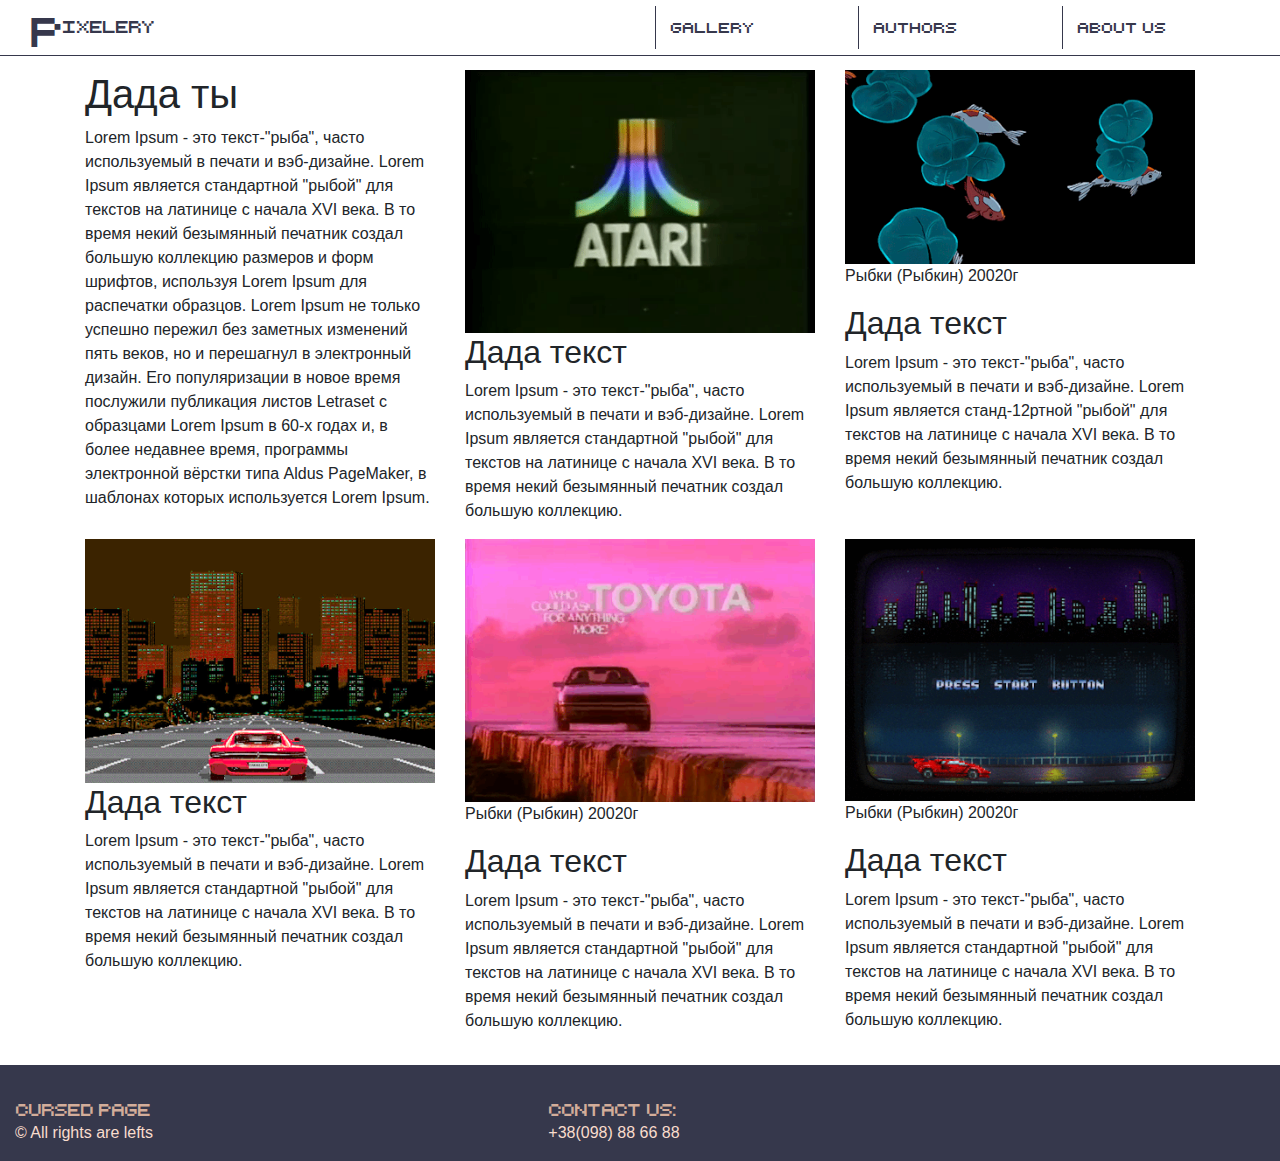
<file: index.html>
<!DOCTYPE html>
<html>
	<head>
		<title>Gallery</title>
		<meta charset="utf-8">
		 <!-- Style CSS-->
		<link rel="stylesheet" href="css/style.css">
		 <!-- Font Awesome-->
		<link rel="stylesheet" href="https://use.fontawesome.com/releases/v5.7.2/css/all.css" integrity="sha384-fnmOCqbTlWIlj8LyTjo7mOUStjsKC4pOpQbqyi7RrhN7udi9RwhKkMHpvLbHG9Sr" crossorigin="anonymous">
		 <!-- Bootstrap CSS -->
		<link rel="stylesheet" href="https://stackpath.bootstrapcdn.com/bootstrap/4.3.1/css/bootstrap.min.css" integrity="sha384-ggOyR0iXCbMQv3Xipma34MD+dH/1fQ784/j6cY/iJTQUOhcWr7x9JvoRxT2MZw1T" crossorigin="anonymous">
	</head>

	<body>
		
		<header >
			<div class="row align-items-center">
				<div class="col-md-6">
					<div class="row align-items-center justify-content-start">
						<a href="https://kosars.github.io/" class="">
							<h1>P</h1>
							<p class="align-self-center">ixelery</p>	
						</a>
					</div>
				</div>

				<div class="col-md-6">
					<div class="row align-items-center justify-content-end">
						<div class="col-md-4 nav "><a href="" class="align-self-center">Gallery</a></div>
						<div class="col-md-4 nav"><a href="" class="align-self-center">Authors</a></div>
						<div class="col-md-4 nav"><a href="" class="align-self-center">About us</a></div>
					</div>
				</div>


				
				
						
			</div>
			
		</header>

		<main>
			
		
			<div class="container">
				<div class="row">
					<div class="col-12 col-md-6 col-lg-4">
						<h1>Дада ты</h1>
						<p>Lorem Ipsum - это текст-"рыба", часто используемый в печати и вэб-дизайне. Lorem Ipsum является стандартной "рыбой" для текстов на латинице с начала XVI века. В то время некий безымянный печатник создал большую коллекцию размеров и форм шрифтов, используя Lorem Ipsum для распечатки образцов. Lorem Ipsum не только успешно пережил без заметных изменений пять веков, но и перешагнул в электронный дизайн. Его популяризации в новое время послужили публикация листов Letraset с образцами Lorem Ipsum в 60-х годах и, в более недавнее время, программы электронной вёрстки типа Aldus PageMaker, в шаблонах которых используется Lorem Ipsum.</p>
					</div>
					<div class="col-12 col-md-6 col-lg-4">
						<img src="img/atari.gif">
						<h2>Дада текст</h2>
						<p>Lorem Ipsum - это текст-"рыба", часто используемый в печати и вэб-дизайне. Lorem Ipsum является стандартной "рыбой" для текстов на латинице с начала XVI века. В то время некий безымянный печатник создал большую коллекцию.</p>
					</div>

					<div class="col-12 col-md-6 col-lg-4">
						<img src="img/fish.gif">
						<p>Рыбки (Рыбкин) 20020г</p>
						<h2>Дада текст</h2>
						<p>Lorem Ipsum - это текст-"рыба", часто используемый в печати и вэб-дизайне. Lorem Ipsum является станд-12ртной "рыбой" для текстов на латинице с начала XVI века. В то время некий безымянный печатник создал большую коллекцию.</p>
					</div>
					<div class="col-12 col-md-6 col-lg-4">
						<img src="img/car.gif">
						<h2>Дада текст</h2>
						<p>Lorem Ipsum - это текст-"рыба", часто используемый в печати и вэб-дизайне. Lorem Ipsum является стандартной "рыбой" для текстов на латинице с начала XVI века. В то время некий безымянный печатник создал большую коллекцию.</p>
					</div>

					<div class="col-12 col-md-6 col-lg-4">
						<img src="img/car2.gif">
						<p>Рыбки (Рыбкин) 20020г</p>
						<h2>Дада текст</h2>
						<p>Lorem Ipsum - это текст-"рыба", часто используемый в печати и вэб-дизайне. Lorem Ipsum является стандартной "рыбой" для текстов на латинице с начала XVI века. В то время некий безымянный печатник создал большую коллекцию.</p>
					</div>
					<div class="col-12 col-md-6 col-lg-4">
						<img src="img/car3.gif">
						<p>Рыбки (Рыбкин) 20020г</p>
						<h2>Дада текст</h2>
						<p>Lorem Ipsum - это текст-"рыба", часто используемый в печати и вэб-дизайне. Lorem Ipsum является стандартной "рыбой" для текстов на латинице с начала XVI века. В то время некий безымянный печатник создал большую коллекцию.</p>
					</div>
				</div>					
			</div>
		</main>

		<footer>
			<div class="row">
				<div class="col-md-5 order-last order-md-first">
					
						<div class="footer-text"><a href="hm.html">CURSED PAGE</a></div>
					
						<p> &copy; All rights are lefts</p>
				</div>
				<div class="col-md-3 ">
					<div class="footer-text">Contact us:</div>
					<a href=""><p>+38(098) 88 66 88</p></a>
	
  				</div>	
  				<div class="col-md-3">
					<div class="social">
 						<a href=""><i class="fab fa-github fa-4x icon-3d"></i></a>
 						<a href=""><i class="fab fa-twitter fa-4x icon-3d"></i></a>
 						<a href=""><i class="fab fa-instagram fa-4x icon-3d"></i></a>
 						<a href=""><i class="fab fa-facebook fa-4x icon-3d"></i></a>	
  					</div>	
  				</div>
			</div>
		</footer>

		<script>document.write('<script src="http://' + (location.host || 'localhost').split(':')[0] + ':35729/livereload.js?snipver=1"></' + 'script>')</script>
	</body> 

</html>
</file>
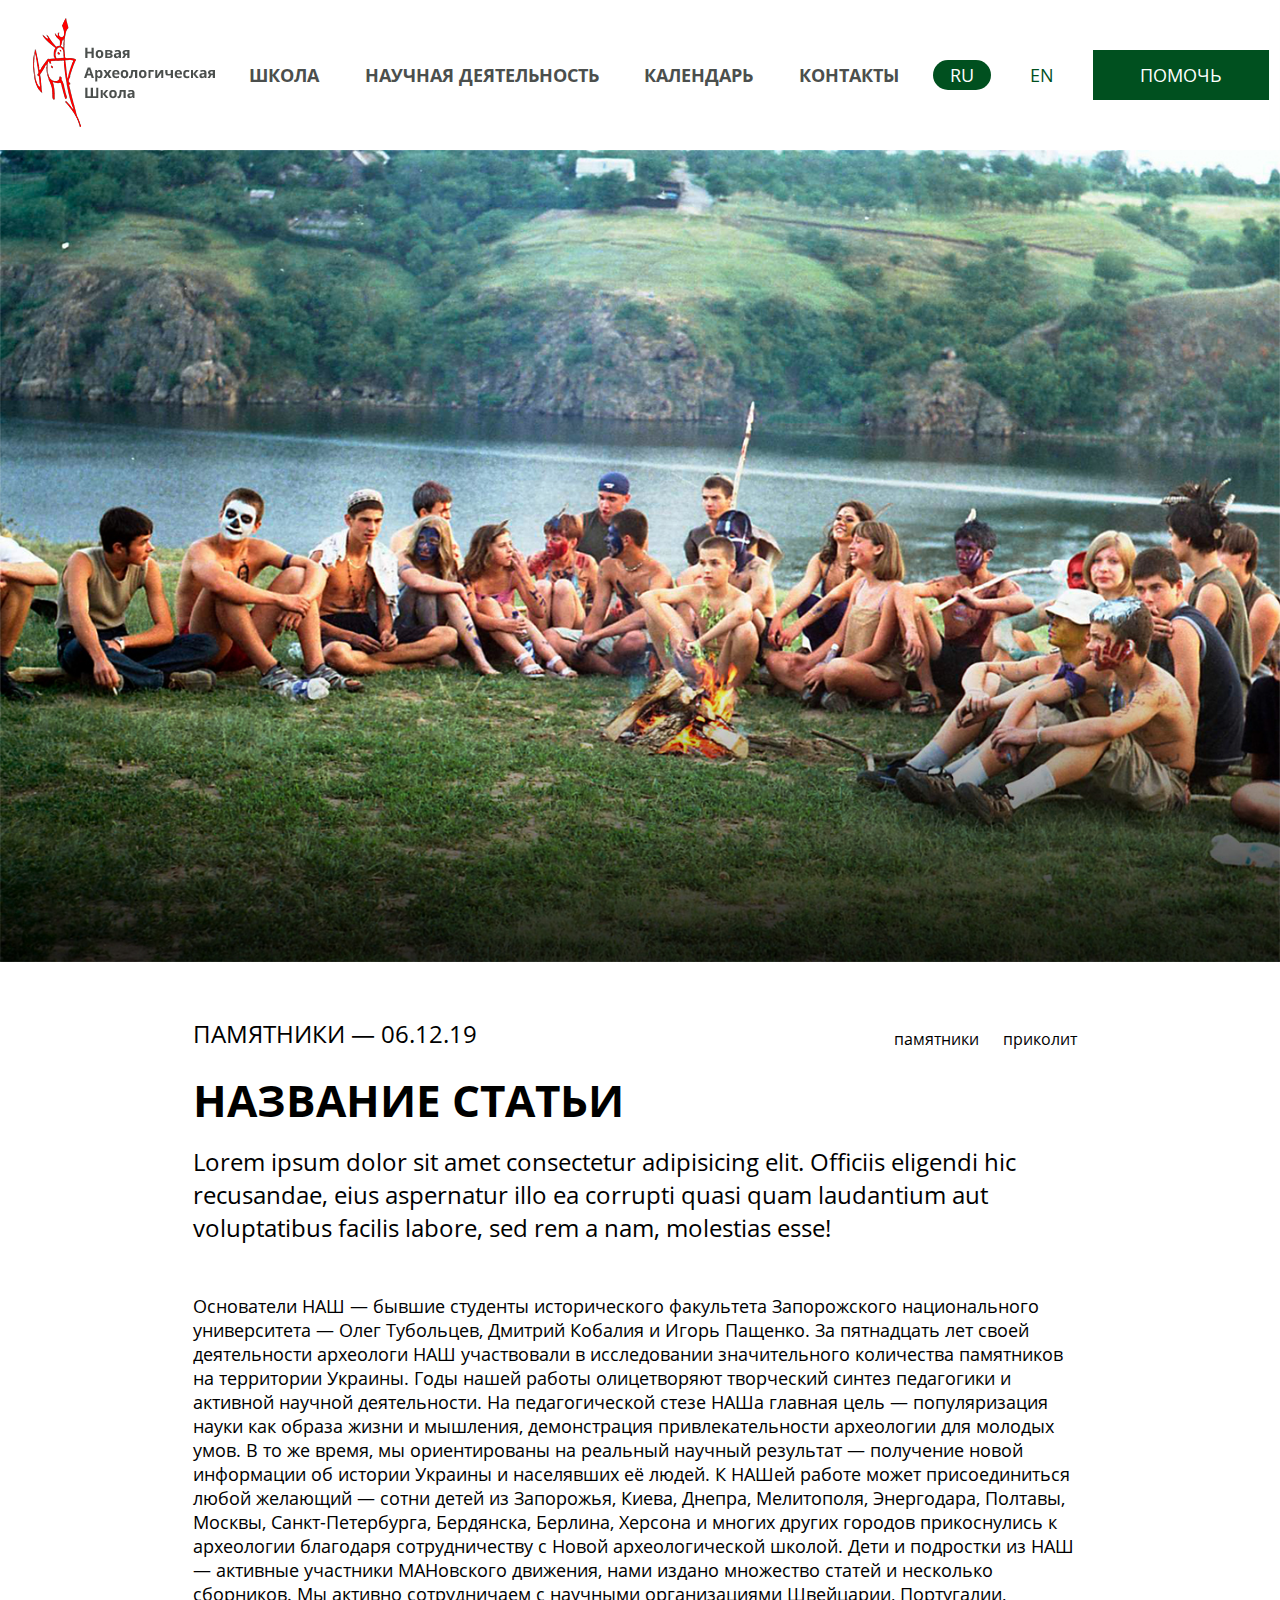
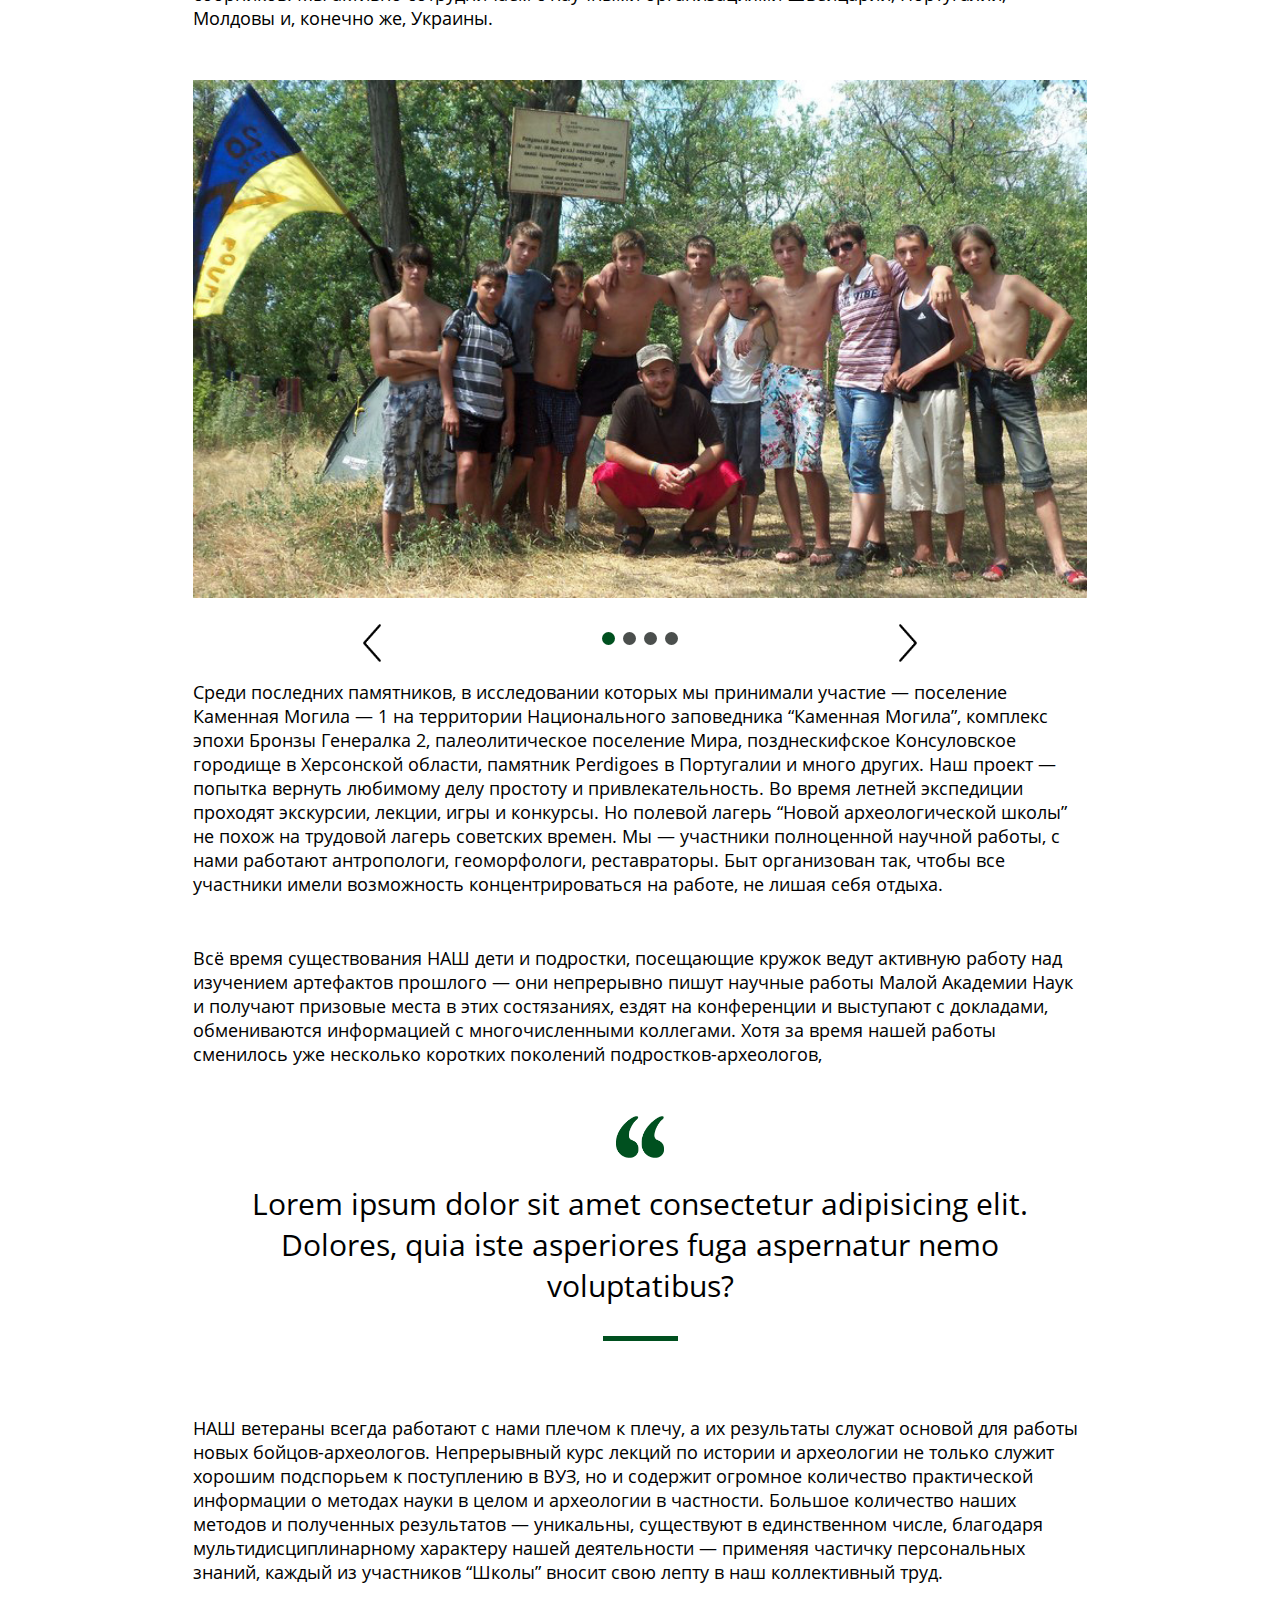
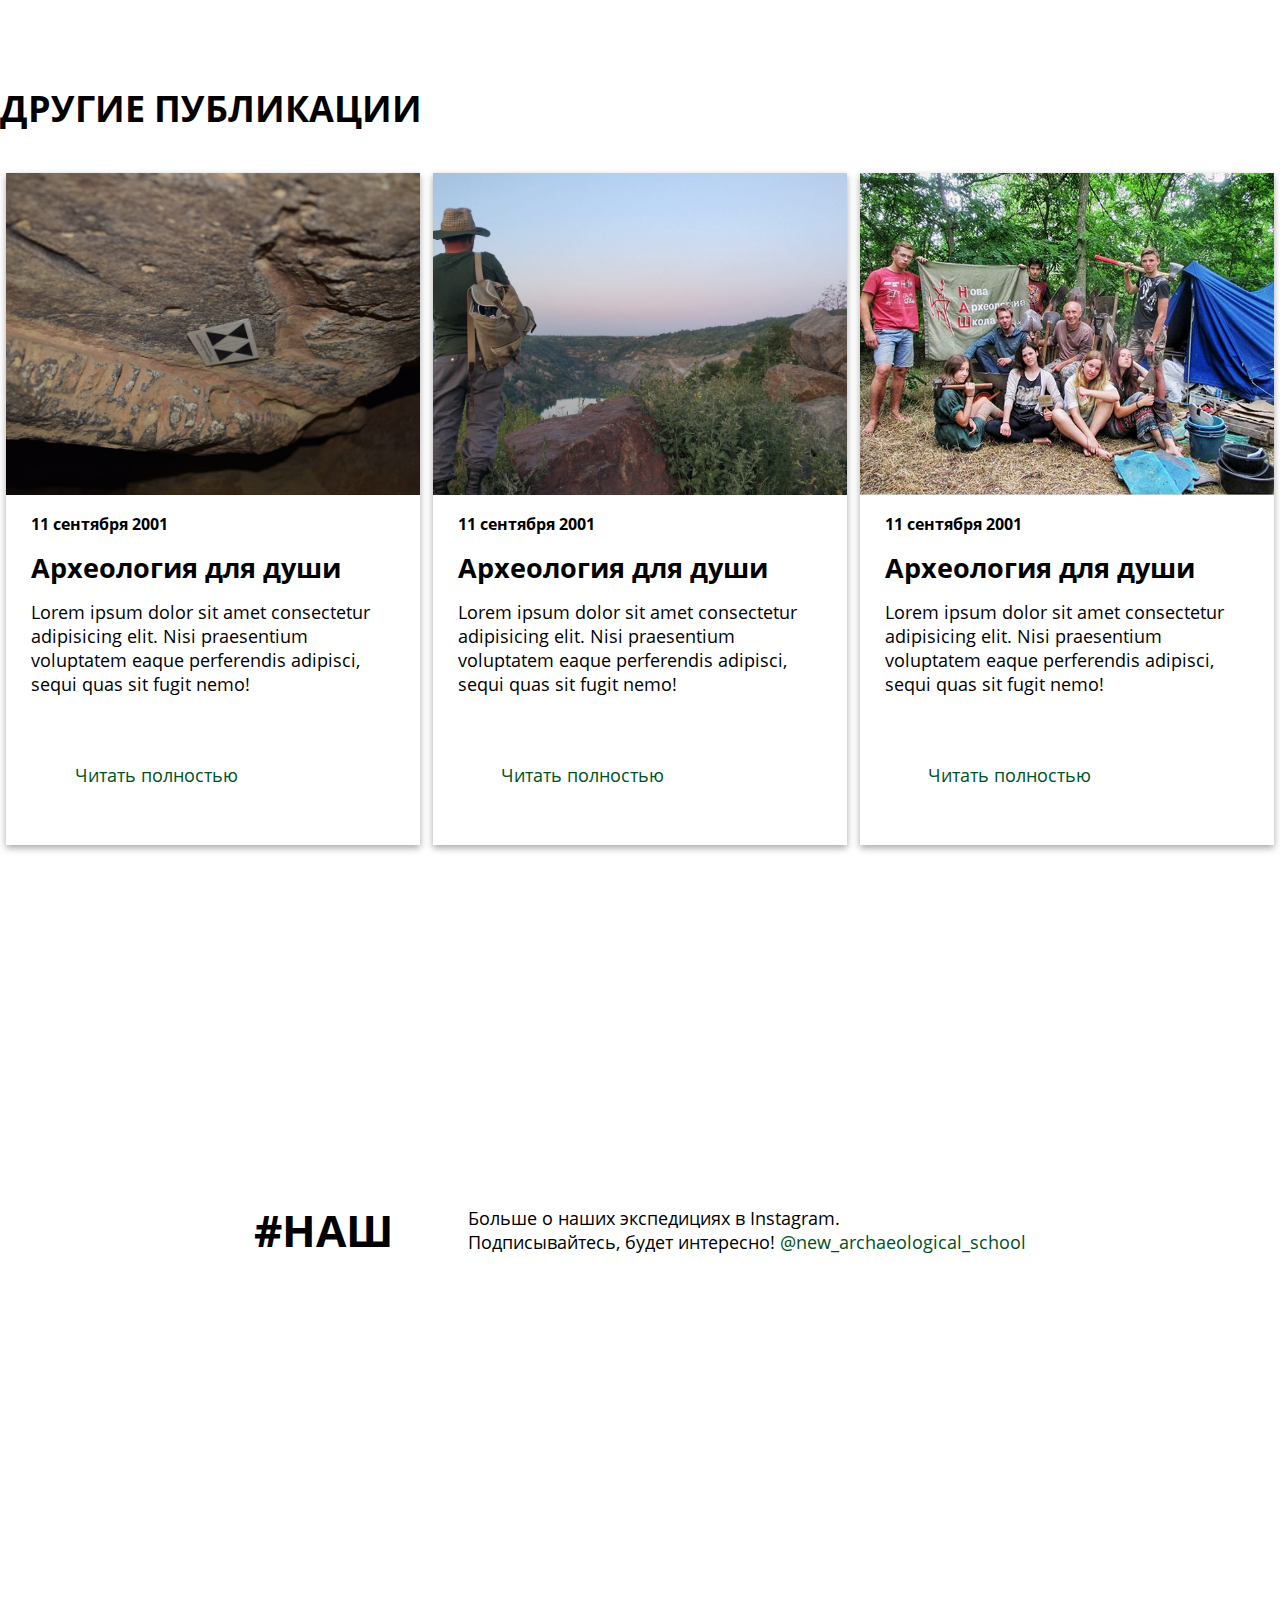
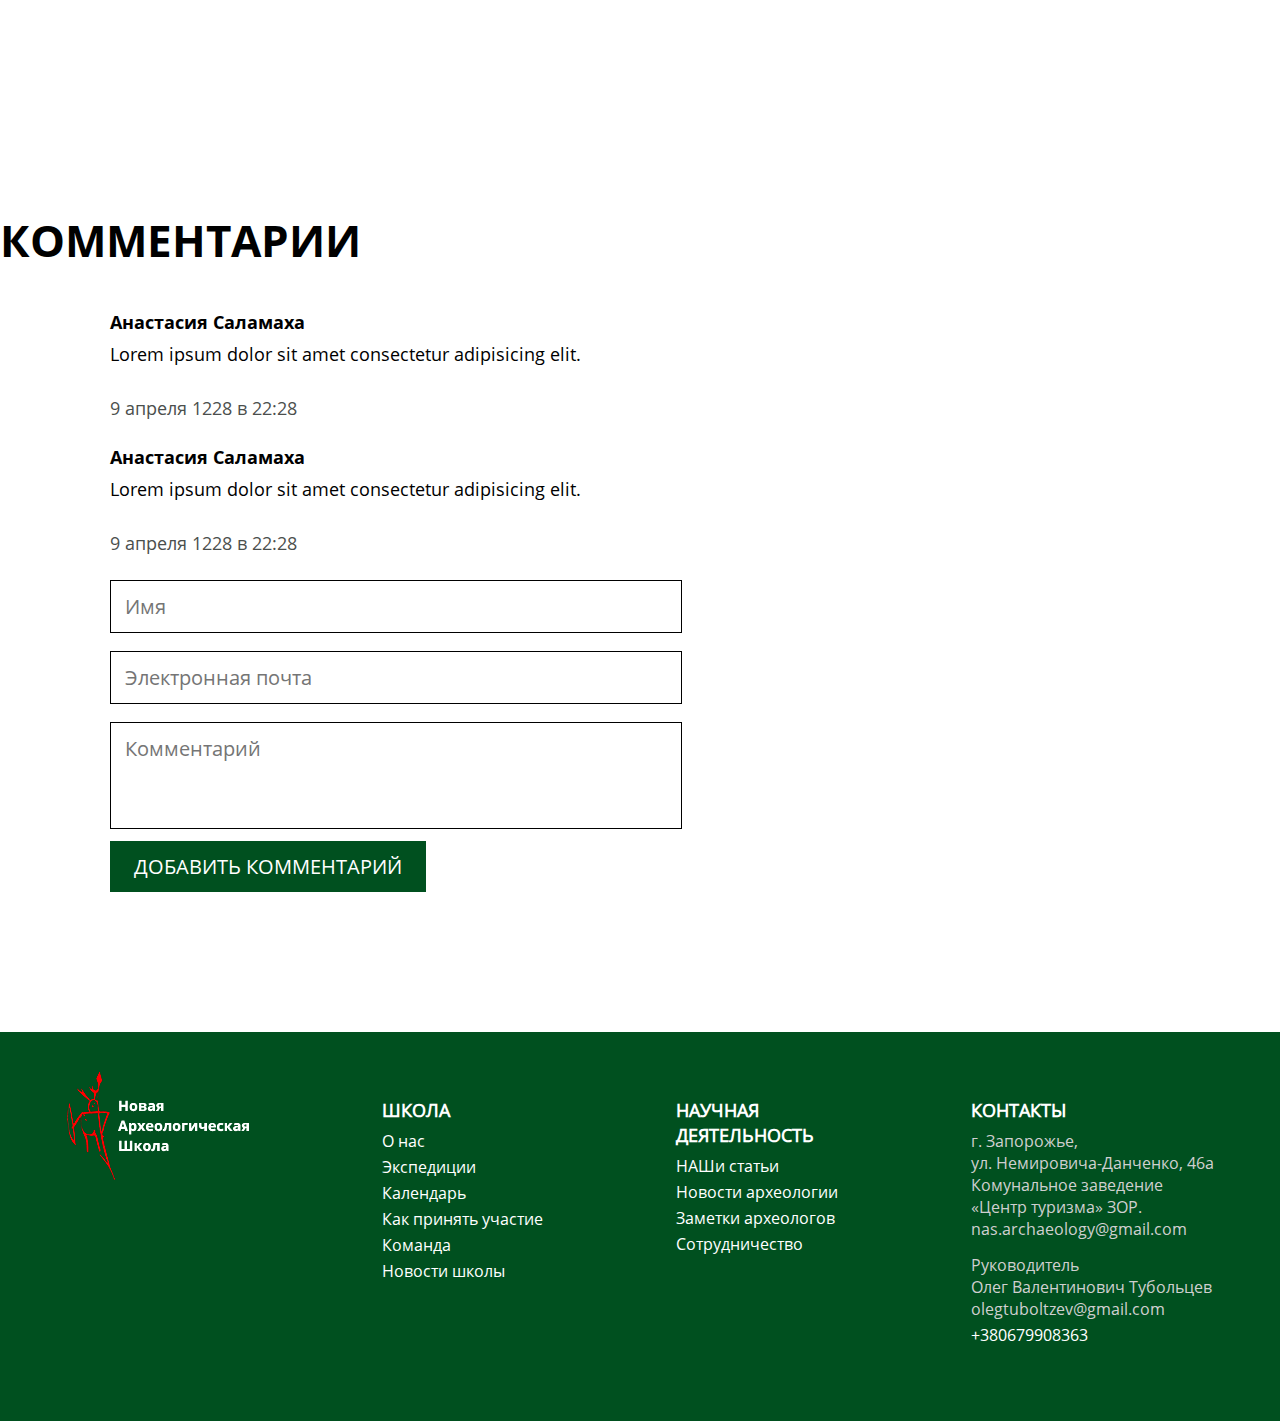
<file: article.html>
<!DOCTYPE html>
<html lang="en">
    <head>
        <meta charset="UTF-8"/>
        <meta name="viewport" content="width=device-width, initial-scale=1.0"/>
        <meta http-equiv="X-UA-Compatible" content="ie=edge"/>
        <link
        rel="stylesheet" href="uikit.css"/>
        <!-- Font Awesome-->
        <link rel="stylesheet" href="https://use.fontawesome.com/releases/v5.7.2/css/all.css" integrity="sha384-fnmOCqbTlWIlj8LyTjo7mOUStjsKC4pOpQbqyi7RrhN7udi9RwhKkMHpvLbHG9Sr" crossorigin="anonymous"/>
        <title>Document</title>
    </head>
    <body>
        <header>
            <nav>
                <input type="checkbox" id="checkbox-menu"/>
                <label for="checkbox-menu">

                    <ul class="menu touch menu-dark">
                        <li class="toggle-wrapper">
                            <div class="toggle touch">
                                <img src="img/logo-dark.png" alt="НАШ" class="toggle-logo"/>
                                <span class="toggle-lang">
                                    <a href="">EN</a>
                                </span>
                                <img src="img/close.png" alt="" class="toggle-button">
                            </div>
                        </li>
                        <li class="logo">
                            <a href=""><img src="img/logo-dark.png" alt="НАШ"/></a>
                        </li>
                        <li class="nav-link">
                            <a href="">ШКОЛА</a>
                        </li>
                        <li class="nav-link">
                            <a href="">НАУЧНАЯ ДЕЯТЕЛЬНОСТЬ</a>
                        </li>
                        <li class="nav-link">
                            <a href="">КАЛЕНДАРЬ</a>
                        </li>
                        <li class="nav-link mobile">
                            <a href="">ПРИНЯТЬ УЧАСТИЕ</a>
                        </li>
                        <li class="nav-link mobile">
                            <a href="" class="active">НОВОСТИ</a>
                        </li>
                        <li class="nav-link mobile">
                            <a href="">ПАМЯТНИКИ</a>
                        </li>
                        <li class="nav-link">
                            <a href="">КОНТАКТЫ</a>
                        </li>
                        <li class="lang">
                            <a href="" class="active">RU</a>
                        </li>
                        <li class="lang">
                            <a href="">EN</a>
                        </li>
                        <li class="help">
                            <a href="" class="button">ПОМОЧЬ</a>
                        </li>
                    </ul>
                    <span class="toggle">
                        <img src="img/logo-dark.png" alt="НАШ" class="toggle-logo"/>
                        <span class="toggle-lang">
                            <a href="">EN</a>
                        </span>
                        <img src="img/menu.png" alt="" class="toggle-button invert-color">
                    </span>
                </label>
            </nav>
        </header>
        <main>
            <section class="article-header">
                <img src="img/header-background-2.jpg" alt="" class="intro-img">
            </section>
            <section class="article-wrapper">
                <div class="article-info-container">
                    <div class="article-category-container">
                        <span class="article-category">ПАМЯТНИКИ</span>
                        <span>—</span>
                        <span class="article-date">06.12.19</span>
                    </div>
                    <div class="article-tags-container">
                        <span class="tag">памятники</span>
                        <span class="tag">приколит</span>
                    </div>
                </div>
                <h1 class="article-name">НАЗВАНИЕ СТАТЬИ</h1>
                <p class="article-pretext">Lorem ipsum dolor sit amet consectetur adipisicing elit. Officiis eligendi hic recusandae, eius aspernatur illo ea corrupti quasi quam laudantium aut voluptatibus facilis labore, sed rem a nam, molestias esse!</p>
                <p>
                    Основатели НАШ — бывшие студенты исторического факультета Запорожского
                                    национального университета — Олег Тубольцев, Дмитрий Кобалия и Игорь
                                    Пащенко. За пятнадцать лет своей деятельности археологи НАШ
                                    участвовали в исследовании значительного количества памятников на
                                    территории Украины. Годы нашей работы олицетворяют творческий синтез
                                    педагогики и активной научной деятельности. На педагогической стезе
                                    НАШа главная цель — популяризация науки как образа жизни и мышления,
                                    демонстрация привлекательности археологии для молодых умов. В то же
                                    время, мы ориентированы на реальный научный результат — получение
                                    новой информации об истории Украины и населявших её людей. К НАШей
                                    работе может присоединиться любой желающий — сотни детей из Запорожья,
                                    Киева, Днепра, Мелитополя, Энергодара, Полтавы, Москвы,
                                    Санкт-Петербурга, Бердянска, Берлина, Херсона и многих других городов
                                    прикоснулись к археологии благодаря сотрудничеству с Новой
                                    археологической школой. Дети и подростки из НАШ — активные участники
                                    МАНовского движения, нами издано множество статей и несколько
                                    сборников. Мы активно сотрудничаем с научными организациями Швейцарии,
                                    Португалии, Молдовы и, конечно же, Украины.
                </p>
                <div class="slider-container">
                    <img src="img/2012.jpg" alt="" class="slide fade">
                    <img src="img/header-background-2.jpg" alt="" class="slide fade">
                    <img src="img/header-background.jpg" alt="" class="slide fade">
                    <img src="img/Tu.jpg" alt="" class="slide fade">
                    <div class="slider-navigation">
                        <span class="prev" onclick="plusSlides(-1)"><img src="img/noun_Arrow_53562.png" alt=""></span>
                        <span class="circles-line">
                            <span class="dot" onclick="currentSlide(1)"></span>
                            <span class="dot" onclick="currentSlide(2)"></span>
                            <span class="dot" onclick="currentSlide(3)"></span>
                            <span class="dot" onclick="currentSlide(4)"></span>
                        </span>
                        <span class="next" onclick="plusSlides(1)"><img src="img/noun_Arrow_53562.png" alt=""></span>
                    </div>
                </div>
                <p>
                    Среди последних памятников, в исследовании которых мы принимали
                                    участие — поселение Каменная Могила — 1 на территории Национального
                                    заповедника “Каменная Могила”, комплекс эпохи Бронзы Генералка 2,
                                    палеолитическое поселение Мира, позднескифское Консуловское городище в
                                    Херсонской области, памятник Perdigoes в Португалии и много других.
                                    Наш проект — попытка вернуть любимому делу простоту и
                                    привлекательность. Во время летней экспедиции проходят экскурсии,
                                    лекции, игры и конкурсы. Но полевой лагерь “Новой археологической
                                    школы” не похож на трудовой лагерь советских времен. Мы — участники
                                    полноценной научной работы, с нами работают антропологи, геоморфологи,
                                    реставраторы. Быт организован так, чтобы все участники имели
                                    возможность концентрироваться на работе, не лишая себя отдыха.
                </p>
                <p>
                    Всё время существования НАШ дети и подростки, посещающие кружок ведут
                                    активную работу над изучением артефактов прошлого — они непрерывно
                                    пишут научные работы Малой Академии Наук и получают призовые места в
                                    этих состязаниях, ездят на конференции и выступают с докладами,
                                    обмениваются информацией с многочисленными коллегами. Хотя за время
                                    нашей работы сменилось уже несколько коротких поколений
                                    подростков-археологов,
                </p>
                <div class="qoute-block">
                    <img src="img/quote.png" alt="quote" class="qoute centered">
                    <p class="quote-text">Lorem ipsum dolor sit amet consectetur adipisicing elit. Dolores, quia iste asperiores fuga aspernatur nemo voluptatibus?</p>
                    <div class="border-bottom"></div>
                </div>
                <p>
                    НАШ ветераны всегда работают с нами плечом к плечу, а их результаты
                                    служат основой для работы новых бойцов-археологов. Непрерывный курс
                                    лекций по истории и археологии не только служит хорошим подспорьем к
                                    поступлению в ВУЗ, но и содержит огромное количество практической
                                    информации о методах науки в целом и археологии в частности. Большое
                                    количество наших методов и полученных результатов — уникальны,
                                    существуют в единственном числе, благодаря мультидисциплинарному
                                    характеру нашей деятельности — применяя частичку персональных знаний,
                                    каждый из участников “Школы” вносит свою лепту в наш коллективный
                                    труд.
                </p>
            </section>
            <!-- другие публикации -->
            <section class="wrapper"> 
                <h2 class="left-align">ДРУГИЕ ПУБЛИКАЦИИ</h2>
                <div class="news-container">
                    <div class="news-card">
                        <div class="news-pic">
                            <img src="img/photo-1.jpg" alt="">
                        </div>
                        <div class="news-text">
                            <h5>11 сентября 2001</h5>
                            <h3>Археология для души</h3>
                            <p>
                                Lorem ipsum dolor sit amet consectetur adipisicing elit. Nisi
                                praesentium voluptatem eaque perferendis adipisci, sequi quas sit
                                fugit nemo!
                            </p>
                            <a href="" class="button"> <i class="fas fa-chevron-right"></i> Читать полностью</a>
                        </div>
                    </div>
                    <div class="news-card">
                        <div class="news-pic">
                            <img src="img/photo-2.jpg" alt="">
                        </div>
                        <div class="news-text">
                            <h5>11 сентября 2001</h5>
                            <h3>Археология для души</h3>
                            <p>
                                Lorem ipsum dolor sit amet consectetur adipisicing elit. Nisi
                                praesentium voluptatem eaque perferendis adipisci, sequi quas sit
                                fugit nemo!
                            </p>
                            <a href="" class="button"> <i class="fas fa-chevron-right"></i> Читать полностью</a>
                        </div>
                    </div>
                    <div class="news-card">
                        <div class="news-pic">
                            <img src="img/inst-3.jpg" alt="">
                        </div>
                        <div class="news-text">
                            <h5>11 сентября 2001</h5>
                            <h3>Археология для души</h3>
                            <p>
                                Lorem ipsum dolor sit amet consectetur adipisicing elit. Nisi
                                praesentium voluptatem eaque perferendis adipisci, sequi quas sit
                                fugit nemo!
                            </p>
                            <a href="" class="button"> <i class="fas fa-chevron-right"></i> Читать полностью</a>
                        </div>
                    </div>
                </div>
            </section>
            <!-- инста -->
            <section class="instagram">
                <div class="instagram-text margin-top">
                    <h1>#НАШ</h1>
                    <p>Больше о наших экспедициях в Instagram.
                        <br>
                        Подписывайтесь, будет интересно!
                        <a href="https://www.instagram.com/new_archaeological_school/" target="_blank">@new_archaeological_school</a>
                    </p>
                </div>

                <div class="instagram-slider">
                    <div class="slider__wrapper">
                        <a class="slider__item" href="https://www.instagram.com/p/B7dU4M7JKNs/" target="_blank"><img srcset="https://instagram.fiev25-2.fna.fbcdn.net/v/t51.2885-15/e35/c160.0.960.960a/s150x150/80693890_613876039374652_6668239987261047103_n.jpg?_nc_ht=instagram.fiev25-2.fna.fbcdn.net&_nc_cat=104&_nc_ohc=LiA0e8_83BQAX_oGnXo&oh=dbdefc1a6479bb44eb079d34163783b1&oe=5EB7F358 150w,https://instagram.fiev25-2.fna.fbcdn.net/v/t51.2885-15/e35/c160.0.960.960a/s240x240/80693890_613876039374652_6668239987261047103_n.jpg?_nc_ht=instagram.fiev25-2.fna.fbcdn.net&_nc_cat=104&_nc_ohc=LiA0e8_83BQAX_oGnXo&oh=a7a9564107a5e52148e7c5b0f31d2b16&oe=5EBDB712 240w,https://instagram.fiev25-2.fna.fbcdn.net/v/t51.2885-15/e35/c160.0.960.960a/s320x320/80693890_613876039374652_6668239987261047103_n.jpg?_nc_ht=instagram.fiev25-2.fna.fbcdn.net&_nc_cat=104&_nc_ohc=LiA0e8_83BQAX_oGnXo&oh=55a516d9cc1174d04b399c3423c0a17b&oe=5EC37DA8 320w,https://instagram.fiev25-2.fna.fbcdn.net/v/t51.2885-15/e35/c160.0.960.960a/s480x480/80693890_613876039374652_6668239987261047103_n.jpg?_nc_ht=instagram.fiev25-2.fna.fbcdn.net&_nc_cat=104&_nc_ohc=LiA0e8_83BQAX_oGnXo&oh=37ff96ff3a4b3cdb4f8b1811ede45510&oe=5EC849F2 480w,https://instagram.fiev25-2.fna.fbcdn.net/v/t51.2885-15/sh0.08/e35/c160.0.960.960a/s640x640/80693890_613876039374652_6668239987261047103_n.jpg?_nc_ht=instagram.fiev25-2.fna.fbcdn.net&_nc_cat=104&_nc_ohc=LiA0e8_83BQAX_oGnXo&oh=5b5ed075c705a2c40fd784de016318c8&oe=5ED7B230 640w" alt=""></a>
                        <a class="slider__item" href="https://www.instagram.com/p/B6qzIxHJi6i/" target="_blank"><img srcset="https://instagram.fiev25-2.fna.fbcdn.net/v/t51.2885-15/e35/c135.0.810.810a/s150x150/75372349_456428428633963_95709526425643_n.jpg?_nc_ht=instagram.fiev25-2.fna.fbcdn.net&_nc_cat=107&_nc_ohc=JJxkZ8ldZpkAX9mvmh-&oh=cdc7c4656497707f40ec9f1f30f61bb0&oe=5ED0A01B 150w,https://instagram.fiev25-2.fna.fbcdn.net/v/t51.2885-15/e35/c135.0.810.810a/s240x240/75372349_456428428633963_95709526425643_n.jpg?_nc_ht=instagram.fiev25-2.fna.fbcdn.net&_nc_cat=107&_nc_ohc=JJxkZ8ldZpkAX9mvmh-&oh=1f04f82df16e295255e436eac8cf657a&oe=5ED1DA7D 240w,https://instagram.fiev25-2.fna.fbcdn.net/v/t51.2885-15/e35/c135.0.810.810a/s320x320/75372349_456428428633963_95709526425643_n.jpg?_nc_ht=instagram.fiev25-2.fna.fbcdn.net&_nc_cat=107&_nc_ohc=JJxkZ8ldZpkAX9mvmh-&oh=cb6f894dd6ff1ca5ab1c601345fa8313&oe=5EBEA888 320w,https://instagram.fiev25-2.fna.fbcdn.net/v/t51.2885-15/e35/c135.0.810.810a/s480x480/75372349_456428428633963_95709526425643_n.jpg?_nc_ht=instagram.fiev25-2.fna.fbcdn.net&_nc_cat=107&_nc_ohc=JJxkZ8ldZpkAX9mvmh-&oh=2ee4520d84d7327e5db558be179eaca0&oe=5ECE951C 480w,https://instagram.fiev25-2.fna.fbcdn.net/v/t51.2885-15/sh0.08/e35/c135.0.810.810a/s640x640/75372349_456428428633963_95709526425643_n.jpg?_nc_ht=instagram.fiev25-2.fna.fbcdn.net&_nc_cat=107&_nc_ohc=JJxkZ8ldZpkAX9mvmh-&oh=f6cc54bc1c283274637e826b79c287de&oe=5ECF5BA4 640w" alt=""></a>
                        <a class="slider__item" href="https://www.instagram.com/p/B6ETjjDJVf4/" target="_blank"><img srcset="https://instagram.fiev25-1.fna.fbcdn.net/v/t51.2885-15/e35/c135.0.810.810a/s150x150/76955951_163659138206496_161085370450437275_n.jpg?_nc_ht=instagram.fiev25-1.fna.fbcdn.net&_nc_cat=100&_nc_ohc=EhLPztvxzeUAX_eGKv9&oh=7d77e310f259f88f888197fbee82a22b&oe=5EBEC608 150w,https://instagram.fiev25-1.fna.fbcdn.net/v/t51.2885-15/e35/c135.0.810.810a/s240x240/76955951_163659138206496_161085370450437275_n.jpg?_nc_ht=instagram.fiev25-1.fna.fbcdn.net&_nc_cat=100&_nc_ohc=EhLPztvxzeUAX_eGKv9&oh=a59cea59a218dd9db339c87a898128c0&oe=5EC915BD 240w,https://instagram.fiev25-1.fna.fbcdn.net/v/t51.2885-15/e35/c135.0.810.810a/s320x320/76955951_163659138206496_161085370450437275_n.jpg?_nc_ht=instagram.fiev25-1.fna.fbcdn.net&_nc_cat=100&_nc_ohc=EhLPztvxzeUAX_eGKv9&oh=0955258cbd60c0edbf62d09b207c0129&oe=5EC11105 320w,https://instagram.fiev25-1.fna.fbcdn.net/v/t51.2885-15/e35/c135.0.810.810a/s480x480/76955951_163659138206496_161085370450437275_n.jpg?_nc_ht=instagram.fiev25-1.fna.fbcdn.net&_nc_cat=100&_nc_ohc=EhLPztvxzeUAX_eGKv9&oh=95d8ead0c487ffe95f42f77f11782df8&oe=5EC0B359 480w,https://instagram.fiev25-1.fna.fbcdn.net/v/t51.2885-15/sh0.08/e35/c135.0.810.810a/s640x640/76955951_163659138206496_161085370450437275_n.jpg?_nc_ht=instagram.fiev25-1.fna.fbcdn.net&_nc_cat=100&_nc_ohc=EhLPztvxzeUAX_eGKv9&oh=22858090c7d1b8ea7cd7777bee4c1904&oe=5EDBD9FD 640w" alt=""></a>
                        <a class="slider__item" href="https://www.instagram.com/p/B1EnxX1o-U6/" target="_blank"><img srcset="https://instagram.fiev25-2.fna.fbcdn.net/v/t51.2885-15/e35/s150x150/67369590_381586095833481_4939651070005883658_n.jpg?_nc_ht=instagram.fiev25-2.fna.fbcdn.net&_nc_cat=109&_nc_ohc=0f6y2iYN3UAAX_O09zW&oh=0400d722396a105d7450bd9ffffaab51&oe=5ECA7155 150w,https://instagram.fiev25-2.fna.fbcdn.net/v/t51.2885-15/e35/s240x240/67369590_381586095833481_4939651070005883658_n.jpg?_nc_ht=instagram.fiev25-2.fna.fbcdn.net&_nc_cat=109&_nc_ohc=0f6y2iYN3UAAX_O09zW&oh=454b7c11a11e3df7c2357ab1848babb7&oe=5ECE6E1F 240w,https://instagram.fiev25-2.fna.fbcdn.net/v/t51.2885-15/e35/s320x320/67369590_381586095833481_4939651070005883658_n.jpg?_nc_ht=instagram.fiev25-2.fna.fbcdn.net&_nc_cat=109&_nc_ohc=0f6y2iYN3UAAX_O09zW&oh=feefd9b0f4d2c708765e16d3bb44da8b&oe=5ED236A5 320w,https://instagram.fiev25-2.fna.fbcdn.net/v/t51.2885-15/e35/s480x480/67369590_381586095833481_4939651070005883658_n.jpg?_nc_ht=instagram.fiev25-2.fna.fbcdn.net&_nc_cat=109&_nc_ohc=0f6y2iYN3UAAX_O09zW&oh=9dde72b4614e848c0654c9831714501c&oe=5ECDFCFF 480w,https://instagram.fiev25-2.fna.fbcdn.net/v/t51.2885-15/sh0.08/e35/s640x640/67369590_381586095833481_4939651070005883658_n.jpg?_nc_ht=instagram.fiev25-2.fna.fbcdn.net&_nc_cat=109&_nc_ohc=0f6y2iYN3UAAX_O09zW&oh=327f32f19d2592a8d798090ae1c3351c&oe=5EBBDBF2 640w" alt=""></a>
                        <a class="slider__item" href="https://www.instagram.com/p/B0LYhZSoAJj/" target="_blank"><img srcset="https://instagram.fiev25-1.fna.fbcdn.net/v/t51.2885-15/e35/c178.0.723.723a/s150x150/67316789_650778295400180_4638937863481959684_n.jpg?_nc_ht=instagram.fiev25-1.fna.fbcdn.net&_nc_cat=108&_nc_ohc=vKXDmXd4xR4AX81lsA6&oh=862a3474c1acf1b68ade722de63b3d7b&oe=5EC80BB6 150w,https://instagram.fiev25-1.fna.fbcdn.net/v/t51.2885-15/e35/c178.0.723.723a/s240x240/67316789_650778295400180_4638937863481959684_n.jpg?_nc_ht=instagram.fiev25-1.fna.fbcdn.net&_nc_cat=108&_nc_ohc=vKXDmXd4xR4AX81lsA6&oh=0ec71b85b365c0fc34e823bd716d02e6&oe=5EC177FC 240w,https://instagram.fiev25-1.fna.fbcdn.net/v/t51.2885-15/e35/c178.0.723.723a/s320x320/67316789_650778295400180_4638937863481959684_n.jpg?_nc_ht=instagram.fiev25-1.fna.fbcdn.net&_nc_cat=108&_nc_ohc=vKXDmXd4xR4AX81lsA6&oh=a35e65d87604035e7e0fe0609eeb9b33&oe=5ED44546 320w,https://instagram.fiev25-1.fna.fbcdn.net/v/t51.2885-15/e35/c178.0.723.723a/s480x480/67316789_650778295400180_4638937863481959684_n.jpg?_nc_ht=instagram.fiev25-1.fna.fbcdn.net&_nc_cat=108&_nc_ohc=vKXDmXd4xR4AX81lsA6&oh=e1d9013713977372679481ab082b5c51&oe=5ED85E1C 480w,https://instagram.fiev25-1.fna.fbcdn.net/v/t51.2885-15/sh0.08/e35/c178.0.723.723a/s640x640/67316789_650778295400180_4638937863481959684_n.jpg?_nc_ht=instagram.fiev25-1.fna.fbcdn.net&_nc_cat=108&_nc_ohc=vKXDmXd4xR4AX81lsA6&oh=ef900a04cc0b6f9004e36727e28a7cdd&oe=5EC045DE 640w" alt=""></a>
                        <a class="slider__item" href="https://www.instagram.com/p/Bows9b8nuvd/" target="_blank"><img srcset="https://instagram.fiev25-1.fna.fbcdn.net/v/t51.2885-15/e35/c0.135.1080.1080a/s150x150/42078550_1903186716655969_4545173321097222430_n.jpg?_nc_ht=instagram.fiev25-1.fna.fbcdn.net&_nc_cat=101&_nc_ohc=B1s-pAzV2h8AX_o5sh4&oh=4cc65e4e609c57941c7aba91471ead98&oe=5EC285CC 150w,https://instagram.fiev25-1.fna.fbcdn.net/v/t51.2885-15/e35/c0.135.1080.1080a/s240x240/42078550_1903186716655969_4545173321097222430_n.jpg?_nc_ht=instagram.fiev25-1.fna.fbcdn.net&_nc_cat=101&_nc_ohc=B1s-pAzV2h8AX_o5sh4&oh=7612798f9dc4e95f5454df2e90271bfa&oe=5ED64DCA 240w,https://instagram.fiev25-1.fna.fbcdn.net/v/t51.2885-15/e35/c0.135.1080.1080a/s320x320/42078550_1903186716655969_4545173321097222430_n.jpg?_nc_ht=instagram.fiev25-1.fna.fbcdn.net&_nc_cat=101&_nc_ohc=B1s-pAzV2h8AX_o5sh4&oh=cb472cb2437faaf41d660fb123e04433&oe=5ED5F5B4 320w,https://instagram.fiev25-1.fna.fbcdn.net/v/t51.2885-15/e35/c0.135.1080.1080a/s480x480/42078550_1903186716655969_4545173321097222430_n.jpg?_nc_ht=instagram.fiev25-1.fna.fbcdn.net&_nc_cat=101&_nc_ohc=B1s-pAzV2h8AX_o5sh4&oh=23317ba6b39af81927a14145a362bbb9&oe=5EC8D6F3 480w,https://instagram.fiev25-1.fna.fbcdn.net/v/t51.2885-15/sh0.08/e35/c0.135.1080.1080a/s640x640/42078550_1903186716655969_4545173321097222430_n.jpg?_nc_ht=instagram.fiev25-1.fna.fbcdn.net&_nc_cat=101&_nc_ohc=B1s-pAzV2h8AX_o5sh4&oh=a2ad474745aaf9c198b7517747fed5e3&oe=5EB8B1FC 640w" alt=""></a>
                        <a class="slider__item" href="https://www.instagram.com/p/Bmiu2HoAZN6/" target="_blank"><img srcset="https://instagram.fiev25-2.fna.fbcdn.net/v/t51.2885-15/e35/c107.0.866.866a/s150x150/39114683_1018016245042432_1368634446047084544_n.jpg?_nc_ht=instagram.fiev25-2.fna.fbcdn.net&_nc_cat=104&_nc_ohc=l2hPPLXuuKEAX_dJU_E&oh=f542e7ef44337d6ab25fa706e1089f18&oe=5ED76CA3 150w,https://instagram.fiev25-2.fna.fbcdn.net/v/t51.2885-15/e35/c107.0.866.866a/s240x240/39114683_1018016245042432_1368634446047084544_n.jpg?_nc_ht=instagram.fiev25-2.fna.fbcdn.net&_nc_cat=104&_nc_ohc=l2hPPLXuuKEAX_dJU_E&oh=b49646da18be61a94b36cf407c3cee26&oe=5ED636A5 240w,https://instagram.fiev25-2.fna.fbcdn.net/v/t51.2885-15/e35/c107.0.866.866a/s320x320/39114683_1018016245042432_1368634446047084544_n.jpg?_nc_ht=instagram.fiev25-2.fna.fbcdn.net&_nc_cat=104&_nc_ohc=l2hPPLXuuKEAX_dJU_E&oh=dd95b13ffbec34598e1728056ffc0964&oe=5ED6CEDB 320w,https://instagram.fiev25-2.fna.fbcdn.net/v/t51.2885-15/e35/c107.0.866.866a/s480x480/39114683_1018016245042432_1368634446047084544_n.jpg?_nc_ht=instagram.fiev25-2.fna.fbcdn.net&_nc_cat=104&_nc_ohc=l2hPPLXuuKEAX_dJU_E&oh=67cf36ed58079b25ead7682ef1a804e3&oe=5EC14E9C 480w,https://instagram.fiev25-2.fna.fbcdn.net/v/t51.2885-15/sh0.08/e35/c107.0.866.866a/s640x640/39114683_1018016245042432_1368634446047084544_n.jpg?_nc_ht=instagram.fiev25-2.fna.fbcdn.net&_nc_cat=104&_nc_ohc=l2hPPLXuuKEAX_dJU_E&oh=60a4f6087a68663d6c76064ca833dcbd&oe=5EB6FEE4 640w" alt=""></a>
                        <a class="slider__item" href="https://www.instagram.com/p/B5KSZ5kHUea/" target="_blank"><img srcset="https://instagram.fiev25-1.fna.fbcdn.net/v/t51.2885-15/e35/c135.0.810.810a/s150x150/75595227_182598516127856_4765887137185578344_n.jpg?_nc_ht=instagram.fiev25-1.fna.fbcdn.net&_nc_cat=108&_nc_ohc=rsiVJsByd_kAX_ZGZZ-&oh=df632f11cdca19d22b22653cfcf63264&oe=5ED2CAEC 150w,https://instagram.fiev25-1.fna.fbcdn.net/v/t51.2885-15/e35/c135.0.810.810a/s240x240/75595227_182598516127856_4765887137185578344_n.jpg?_nc_ht=instagram.fiev25-1.fna.fbcdn.net&_nc_cat=108&_nc_ohc=rsiVJsByd_kAX_ZGZZ-&oh=3b2790c45624f34d3fc75b1cf238cb1e&oe=5EDAAFA6 240w,https://instagram.fiev25-1.fna.fbcdn.net/v/t51.2885-15/e35/c135.0.810.810a/s320x320/75595227_182598516127856_4765887137185578344_n.jpg?_nc_ht=instagram.fiev25-1.fna.fbcdn.net&_nc_cat=108&_nc_ohc=rsiVJsByd_kAX_ZGZZ-&oh=8be6306dd17104943e48b2bdef0e4bcc&oe=5ECBE11C 320w,https://instagram.fiev25-1.fna.fbcdn.net/v/t51.2885-15/e35/c135.0.810.810a/s480x480/75595227_182598516127856_4765887137185578344_n.jpg?_nc_ht=instagram.fiev25-1.fna.fbcdn.net&_nc_cat=108&_nc_ohc=rsiVJsByd_kAX_ZGZZ-&oh=81f0c9b2a290406bb949dc5c24f7d28f&oe=5EBF7E46 480w,https://instagram.fiev25-1.fna.fbcdn.net/v/t51.2885-15/sh0.08/e35/c135.0.810.810a/s640x640/75595227_182598516127856_4765887137185578344_n.jpg?_nc_ht=instagram.fiev25-1.fna.fbcdn.net&_nc_cat=108&_nc_ohc=rsiVJsByd_kAX_ZGZZ-&oh=4c2c377362b0a02c7f09cad4d6c79438&oe=5EC88184 640w" alt=""></a>
                    </div>
                    <span class="slider__control slider__control_left">&#10094</span>
                    <span class="slider__control slider__control_right slider__control_show">&#10095</span>
                </div>
            </section>
            <section class="comments wrapper">
                <h1>КОММЕНТАРИИ</h1>
                <div class="comments-container">
                    <div class="comment">
                        <p class="comment-name">Анастасия Саламаха</p>
                        <p class="comment-text">Lorem ipsum dolor sit amet consectetur adipisicing elit.</p>
                        <p class="comment-date">9 апреля 1228 в 22:28</p>
                    </div>
                    <div class="comment">
                        <p class="comment-name">Анастасия Саламаха</p>
                        <p class="comment-text">Lorem ipsum dolor sit amet consectetur adipisicing elit.</p>
                        <p class="comment-date">9 апреля 1228 в 22:28</p>
                    </div>
                </div>
                <div class="comment-form-container">
                    <input type="text" name="name" placeholder="Имя">
                    <input type="email" name="email" placeholder="Электронная почта">
                    <textarea name="message" rows="3" placeholder="Комментарий"></textarea>
                    <input type="submit" value="ДОБАВИТЬ КОММЕНТАРИЙ" class="button">
                </form>
            </div>
        </section>
    </body>
</html></main><footer>
<div class="footer-content">
    <div class="block footer-logo">
        <a href=""><img src="img/logo.png" alt="НАШ"></a>
    </div>
    <div class="block">
        <h1>ШКОЛА</h1>
        <a href="">О нас</a>
        <a href="">Экспедиции</a>
        <a href="">Календарь</a>
        <a href="">Как принять участие</a>
        <a href="">Команда</a>
        <a href="">Новости школы</a>
    </div>
    <div class="block">
        <h1>НАУЧНАЯ
            <br>ДЕЯТЕЛЬНОСТЬ</h1>
        <a href="">НАШи статьи</a>
        <a href="">Новости археологии</a>
        <a href="">Заметки археологов</a>
        <a href="">Сотрудничество</a>
    </div>
    <div class="block footer-contacts">
        <h1>КОНТАКТЫ</h1>
        <p>
            г. Запорожье,
            <br>
            ул. Немировича-Данченко, 46а<br>
            Комунальное заведение
            <br>
            «Центр туризма» ЗОР.<br>
            nas.archaeology@gmail.com<br>
        </p>
        <p>
            Руководитель<br>
            Олег Валентинович Тубольцев<br>
            olegtuboltzev@gmail.com<br>
            <a href="tel:+380679908363" class="footer-tel">+380679908363</a><br>
        </p>
    </div>
</div>
<div class="footer-social">
    <a href="https://www.instagram.com/new_archaeological_school/" target="_blank">
        <i class="fab fa-instagram"></i>
    </a>
    <a href="https://www.facebook.com/groups/327894417648353/?ref=group_header" target="_blank">
        <i class="fab fa-facebook-f"></i>
    </a>
</div></footer></body><script src="slider.js"></script><script src="insta-slider.js"></script></html>
</file>
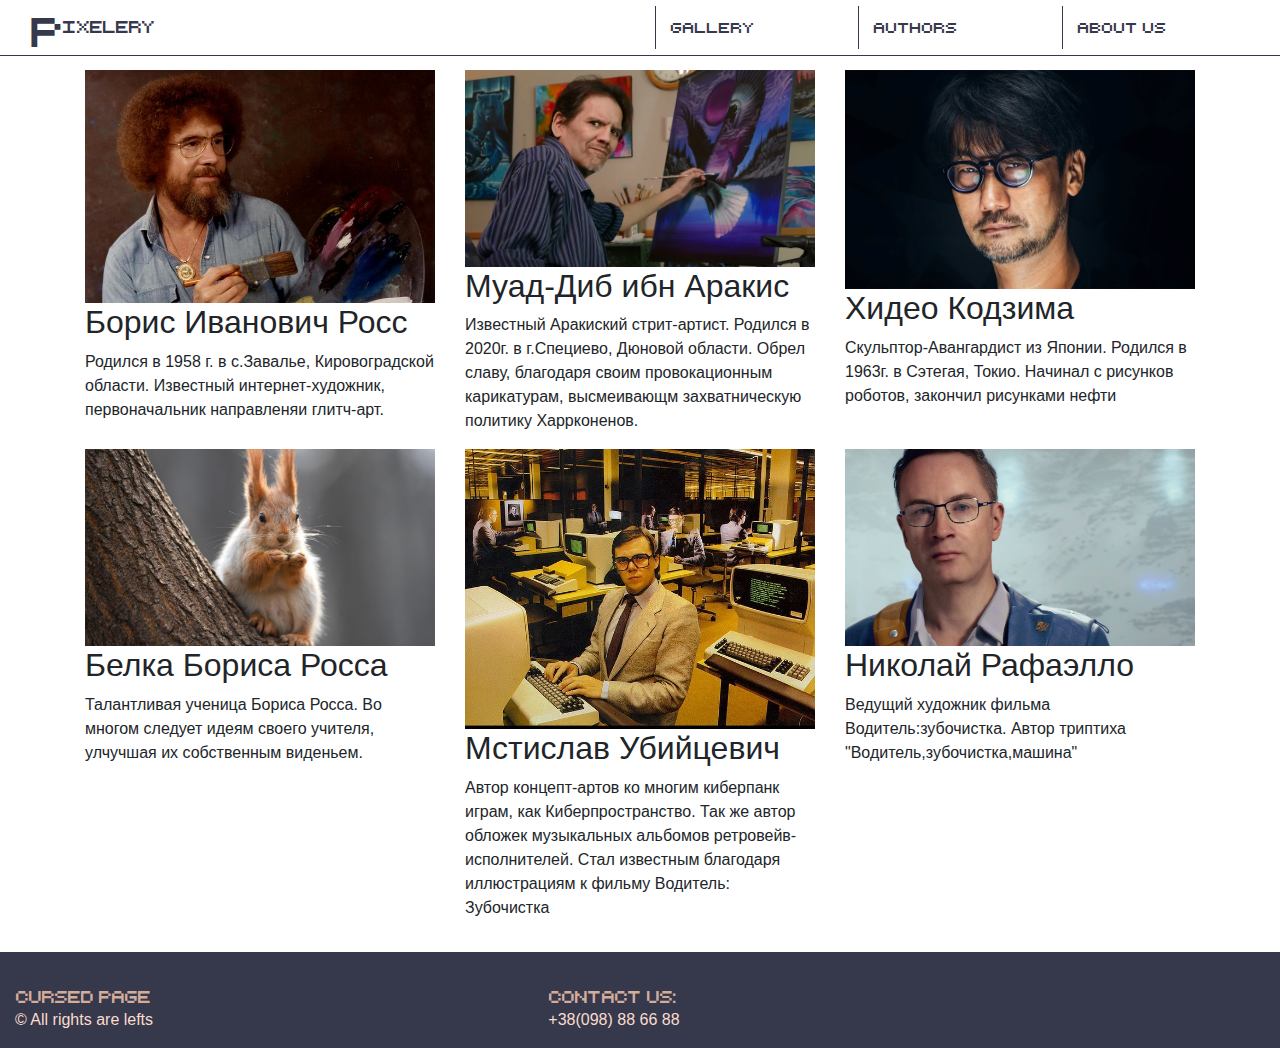
<file: authors.html>
<!DOCTYPE html>
<html>
	<head>
		<title>Gallery</title>
		<meta charset="utf-8">
		 <!-- Style CSS-->
		<link rel="stylesheet" href="css/style.css">
		 <!-- Font Awesome-->
		<link rel="stylesheet" href="https://use.fontawesome.com/releases/v5.7.2/css/all.css" integrity="sha384-fnmOCqbTlWIlj8LyTjo7mOUStjsKC4pOpQbqyi7RrhN7udi9RwhKkMHpvLbHG9Sr" crossorigin="anonymous">
		 <!-- Bootstrap CSS -->
		<link rel="stylesheet" href="https://stackpath.bootstrapcdn.com/bootstrap/4.3.1/css/bootstrap.min.css" integrity="sha384-ggOyR0iXCbMQv3Xipma34MD+dH/1fQ784/j6cY/iJTQUOhcWr7x9JvoRxT2MZw1T" crossorigin="anonymous">
	</head>

	<body>
		
		<header >
			<div class="row align-items-center">
				<div class="col-md-6">
					<div class="row align-items-center justify-content-start">
						<a href="https://kosars.github.io/" class="">
							<h1>P</h1>
							<p class="align-self-center">ixelery</p>	
						</a>
					</div>
				</div>

				<div class="col-md-6">
					<div class="row align-items-center justify-content-end">
						<div class="col-md-4 nav "><a href="index.html" class="align-self-center">Gallery</a></div>
						<div class="col-md-4 nav"><a href="authors.html" class="align-self-center">Authors</a></div>
						<div class="col-md-4 nav"><a href="about.html" class="align-self-center">About us</a></div>
					</div>
				</div>


				
				
						
			</div>
			
		</header>

		<main>
			
		
			<div class="container">
				<div class="row">
					<div class="col-12 col-md-6 col-lg-4">
						<img src="img/bob.jpg">
						<h2>Борис Иванович Росс</h2>
						<p>Родился в 1958 г. в с.Завалье, Кировоградской области. Известный интернет-художник, первоначальник направленяи глитч-арт. </p>
					</div>

					<div class="col-12 col-md-6 col-lg-4">
						<img src="img/artist1.webp">
						<h2>Муад-Диб ибн Аракис</h2>
						<p>Известный Аракиский стрит-артист. Родился в 2020г. в г.Специево, Дюновой области. Обрел славу, благодаря своим провокационным карикатурам, высмеивающм захватническую политику Харрконенов.</p>
					</div>
					<div class="col-12 col-md-6 col-lg-4">
						<img src="img/artist2.webp">
						<h2>Хидео Кодзима</h2>
						<p>Скульптор-Авангардист из Японии. Родился в 1963г. в Сэтегая, Токио. Начинал с рисунков роботов, закончил рисунками нефти</p>
					</div>

					<div class="col-12 col-md-6 col-lg-4">
						<img src="img/belka.jpg">
						<h2>Белка Бориса Росса</h2>
						<p>Талантливая ученица Бориса Росса. Во многом следует идеям своего учителя, улчучшая их собственным виденьем.</p>
					</div>
					<div class="col-12 col-md-6 col-lg-4">
						<img src="img/mitch.jpg">
						<h2>Мстислав Убийцевич</h2>
						<p>Автор концепт-артов ко многим киберпанк играм, как Киберпространство. Так же автор обложек музыкальных альбомов ретровейв-исполнителей. Стал известным благодаря иллюстрациям к фильму Водитель: Зубочистка</p>
					</div>
					<div class="col-12 col-md-6 col-lg-4">
						<img src="img/refn.png">
						<h2>Николай Рафаэлло</h2>
						<p>Ведущий художник фильма Водитель:зубочистка. Автор триптиха "Водитель,зубочистка,машина"</p>
					</div>
				</div>					
			</div>
		</main>

		<footer>
			<div class="row">
				<div class="col-md-5 order-last order-md-first">
					
						<div class="footer-text"><a href="hm.html">CURSED PAGE</a></div>
					
						<p> &copy; All rights are lefts</p>
				</div>
				<div class="col-md-3 ">
					<div class="footer-text">Contact us:</div>
					<a href=""><p>+38(098) 88 66 88</p></a>
	
  				</div>	
  				<div class="col-md-3">
					<div class="social">
 						<a href=""><i class="fab fa-github fa-4x icon-3d"></i></a>
 						<a href=""><i class="fab fa-twitter fa-4x icon-3d"></i></a>
 						<a href=""><i class="fab fa-instagram fa-4x icon-3d"></i></a>
 						<a href=""><i class="fab fa-facebook fa-4x icon-3d"></i></a>	
  					</div>	
  				</div>
			</div>
		</footer>

		<script>document.write('<script src="http://' + (location.host || 'localhost').split(':')[0] + ':35729/livereload.js?snipver=1"></' + 'script>')</script>
	</body> 

</html>
</file>
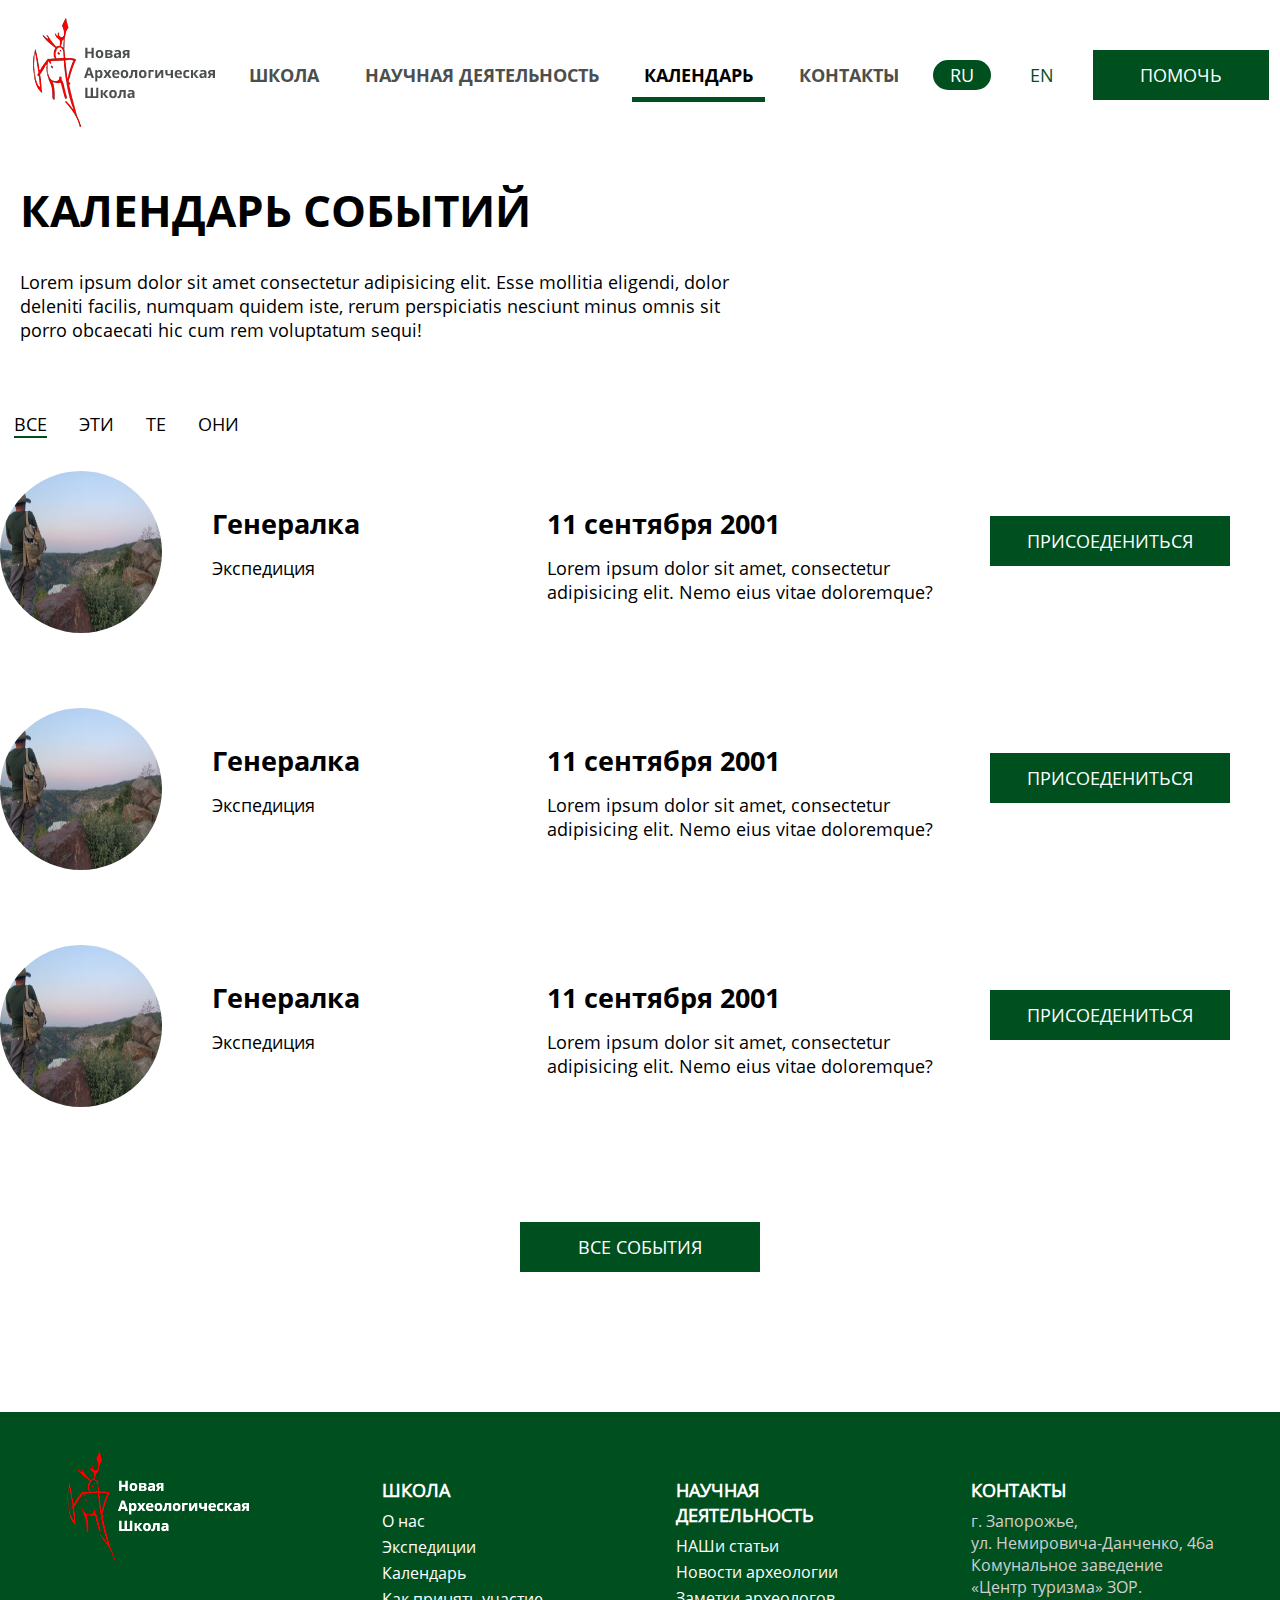
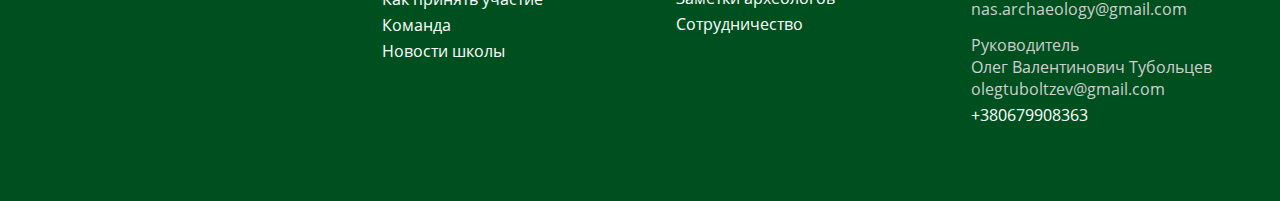
<file: calendar.html>
<!DOCTYPE html>
<html lang="en">
  <head>
    <meta charset="UTF-8" />
    <meta name="viewport" content="width=device-width, initial-scale=1.0" />
    <meta http-equiv="X-UA-Compatible" content="ie=edge" />
    <link rel="stylesheet" href="family.css" />
    <link rel="stylesheet" href="uikit.css" />
    <!-- Font Awesome-->
    <link
      rel="stylesheet"
      href="https://use.fontawesome.com/releases/v5.7.2/css/all.css"
      integrity="sha384-fnmOCqbTlWIlj8LyTjo7mOUStjsKC4pOpQbqyi7RrhN7udi9RwhKkMHpvLbHG9Sr"
      crossorigin="anonymous"
    />
    <title>Document</title>
  </head>
  <body>
    <header>
      <nav>
        <input type="checkbox" id="checkbox-menu" />
        <label for="checkbox-menu">
            
          <ul class="menu touch menu-dark">
            <li class="toggle-wrapper">
                <div class="toggle touch">
                    <img src="img/logo-dark.png" alt="НАШ" class="toggle-logo"/>
                    <span class="toggle-lang"><a href="">EN</a></span>
                    <img src="img/close.png" alt="" class="toggle-button">
                </div>
            </li>
            <li class="logo">
              <a href=""><img src="img/logo-dark.png" alt="НАШ"/></a>
            </li>
            <li class="nav-link" ><a href="" >ШКОЛА</a></li>
            <li class="nav-link" ><a href="">НАУЧНАЯ ДЕЯТЕЛЬНОСТЬ</a></li>
            <li class="nav-link"><a href="" class="active">КАЛЕНДАРЬ</a></li>
            <li class="nav-link mobile"><a href="">ПРИНЯТЬ УЧАСТИЕ</a></li>
            <li class="nav-link mobile"><a href="">НОВОСТИ</a></li>
            <li class="nav-link mobile"><a href="">ПАМЯТНИКИ</a></li>
            <li class="nav-link"><a href="">КОНТАКТЫ</a></li>
            <li class="lang"><a href="" class="active">RU</a></li>
            <li class="lang"><a href="">EN</a></li>
            <li class="help"><a href="" class="button">ПОМОЧЬ</a></li>
          </ul>
          <span class="toggle">
            <img src="img/logo-dark.png" alt="НАШ" class="toggle-logo"/>
            <span class="toggle-lang"><a href="">EN</a></span>
            <img src="img/menu.png" alt="" class="toggle-button invert-color">
          </span>
        </label>
    </nav>
    </header>
    <main>
      <section class="wrapper">
        <div class="family-pretext">
            <h1>КАЛЕНДАРЬ СОБЫТИЙ</h1>
            <p>Lorem ipsum dolor sit amet consectetur adipisicing elit. Esse mollitia eligendi, dolor deleniti facilis, numquam quidem iste, rerum perspiciatis nesciunt minus omnis sit porro obcaecati hic cum rem voluptatum sequi!</p>
        </div>
        <div class="news-navigation">
            <span class="tags-container">
                <a href="" class="tag active">ВСЕ</a>
                <a href="" class="tag">ЭТИ</a>
                <a href="" class="tag">ТЕ</a>
                <a href="" class="tag">ОНИ</a>
            </span>
        </div>
        <div class="calendar">
            <div class="block">
                <div class="calendar-image">
                    <img src="img/photo-2.jpg" alt="photo" class="circle">
                </div>
                <div class="calendar-content">
                    <div class="content-name">
                        <h3>Генералка <a class="location" href="https://www.google.com/maps/place/%D0%A2%D0%B0%D0%BC%D0%B1%D0%BE%D0%B2%D0%BA%D0%B0,+%D0%97%D0%B0%D0%BF%D0%BE%D1%80%D0%BE%D0%B6%D1%81%D0%BA%D0%B0%D1%8F+%D0%BE%D0%B1%D0%BB%D0%B0%D1%81%D1%82%D1%8C,+72355/@46.9301988,35.4449173,15z/data=!3m1!4b1!4m5!3m4!1s0x40dd4d48e91da01f:0x6cc2b02f9a2a2752!8m2!3d46.9304842!4d35.453825" target="_blank"><i class="fas fa-map-marker-alt"></i></a></h3>
                        <p>Экспедиция</p>
                    </div>
                    <div class="content-description">
                        <h3>11 сентября 2001</h3>
                        <p>Lorem ipsum dolor sit amet, consectetur adipisicing elit. Nemo eius vitae doloremque?</p>
                    </div>
                    <div class="join">
                        <a href="" class="button">ПРИСОЕДЕНИТЬСЯ</a>
                    </div>
                </div>
            </div>
            <div class="block">
                <div class="calendar-image">
                    <img src="img/photo-2.jpg" alt="photo" class="circle">
                </div>
                <div class="calendar-content">
                    <div class="content-name">
                        <h3>Генералка <a class="location" href="https://www.google.com/maps/place/%D0%A2%D0%B0%D0%BC%D0%B1%D0%BE%D0%B2%D0%BA%D0%B0,+%D0%97%D0%B0%D0%BF%D0%BE%D1%80%D0%BE%D0%B6%D1%81%D0%BA%D0%B0%D1%8F+%D0%BE%D0%B1%D0%BB%D0%B0%D1%81%D1%82%D1%8C,+72355/@46.9301988,35.4449173,15z/data=!3m1!4b1!4m5!3m4!1s0x40dd4d48e91da01f:0x6cc2b02f9a2a2752!8m2!3d46.9304842!4d35.453825" target="_blank"><i class="fas fa-map-marker-alt"></i></a></h3>
                        <p>Экспедиция</p>
                    </div>
                    <div class="content-description">
                        <h3>11 сентября 2001</h3>
                        <p>Lorem ipsum dolor sit amet, consectetur adipisicing elit. Nemo eius vitae doloremque?</p>
                    </div>
                    <div class="join">
                        <a href="" class="button">ПРИСОЕДЕНИТЬСЯ</a>
                    </div>
                </div>
            </div>
            <div class="block">
                <div class="calendar-image">
                    <img src="img/photo-2.jpg" alt="photo" class="circle">
                </div>
                <div class="calendar-content">
                    <div class="content-name">
                        <h3>Генералка <a class="location" href="https://www.google.com/maps/place/%D0%A2%D0%B0%D0%BC%D0%B1%D0%BE%D0%B2%D0%BA%D0%B0,+%D0%97%D0%B0%D0%BF%D0%BE%D1%80%D0%BE%D0%B6%D1%81%D0%BA%D0%B0%D1%8F+%D0%BE%D0%B1%D0%BB%D0%B0%D1%81%D1%82%D1%8C,+72355/@46.9301988,35.4449173,15z/data=!3m1!4b1!4m5!3m4!1s0x40dd4d48e91da01f:0x6cc2b02f9a2a2752!8m2!3d46.9304842!4d35.453825" target="_blank"><i class="fas fa-map-marker-alt"></i></a></h3>
                        <p>Экспедиция</p>
                    </div>
                    <div class="content-description">
                        <h3>11 сентября 2001</h3>
                        <p>Lorem ipsum dolor sit amet, consectetur adipisicing elit. Nemo eius vitae doloremque?</p>
                    </div>
                    <div class="join">
                        <a href="" class="button">ПРИСОЕДЕНИТЬСЯ</a>
                    </div>
                </div>
            </div>
        </div>
        <a href="" class="button centered">ВСЕ СОБЫТИЯ</a>
      </section>
    </main>
    <footer>
      <div class="footer-content">
          <div class="block footer-logo">
              <a href=""><img src="img/logo.png" alt="НАШ"></a>
          </div>
          <div class="block">
              <h1>ШКОЛА</h1>
              <a href="">О нас</a>
              <a href="">Экспедиции</a>
              <a href="">Календарь</a>
              <a href="">Как принять участие</a>
              <a href="">Команда</a>
              <a href="">Новости школы</a>
          </div>
          <div class="block">
              <h1>НАУЧНАЯ <br>ДЕЯТЕЛЬНОСТЬ</h1>
              <a href="">НАШи статьи</a>
              <a href="">Новости археологии</a>
              <a href="">Заметки археологов</a>
              <a href="">Сотрудничество</a>
          </div>
          <div class="block footer-contacts">
              <h1>КОНТАКТЫ</h1>
              <p>
                  г. Запорожье, <br>
                  ул. Немировича-Данченко, 46а<br>
                  Комунальное заведение <br>
                  «Центр туризма» ЗОР.<br>
                  nas.archaeology@gmail.com<br>
              </p>
              <p>
                  Руководитель<br>
                  Олег Валентинович Тубольцев<br>
                  olegtuboltzev@gmail.com<br>
                  <a href="tel:+380679908363" class="footer-tel">+380679908363</a><br>
              </p>
          </div>
      </div>
      <div class="footer-social">
          <a href="https://www.instagram.com/new_archaeological_school/" target="_blank"><i class="fab fa-instagram"></i></a>
          <a href="https://www.facebook.com/groups/327894417648353/?ref=group_header" target="_blank"><i class="fab fa-facebook-f"></i></a>
      </div>
  </footer>
  </body>
</html>
</file>
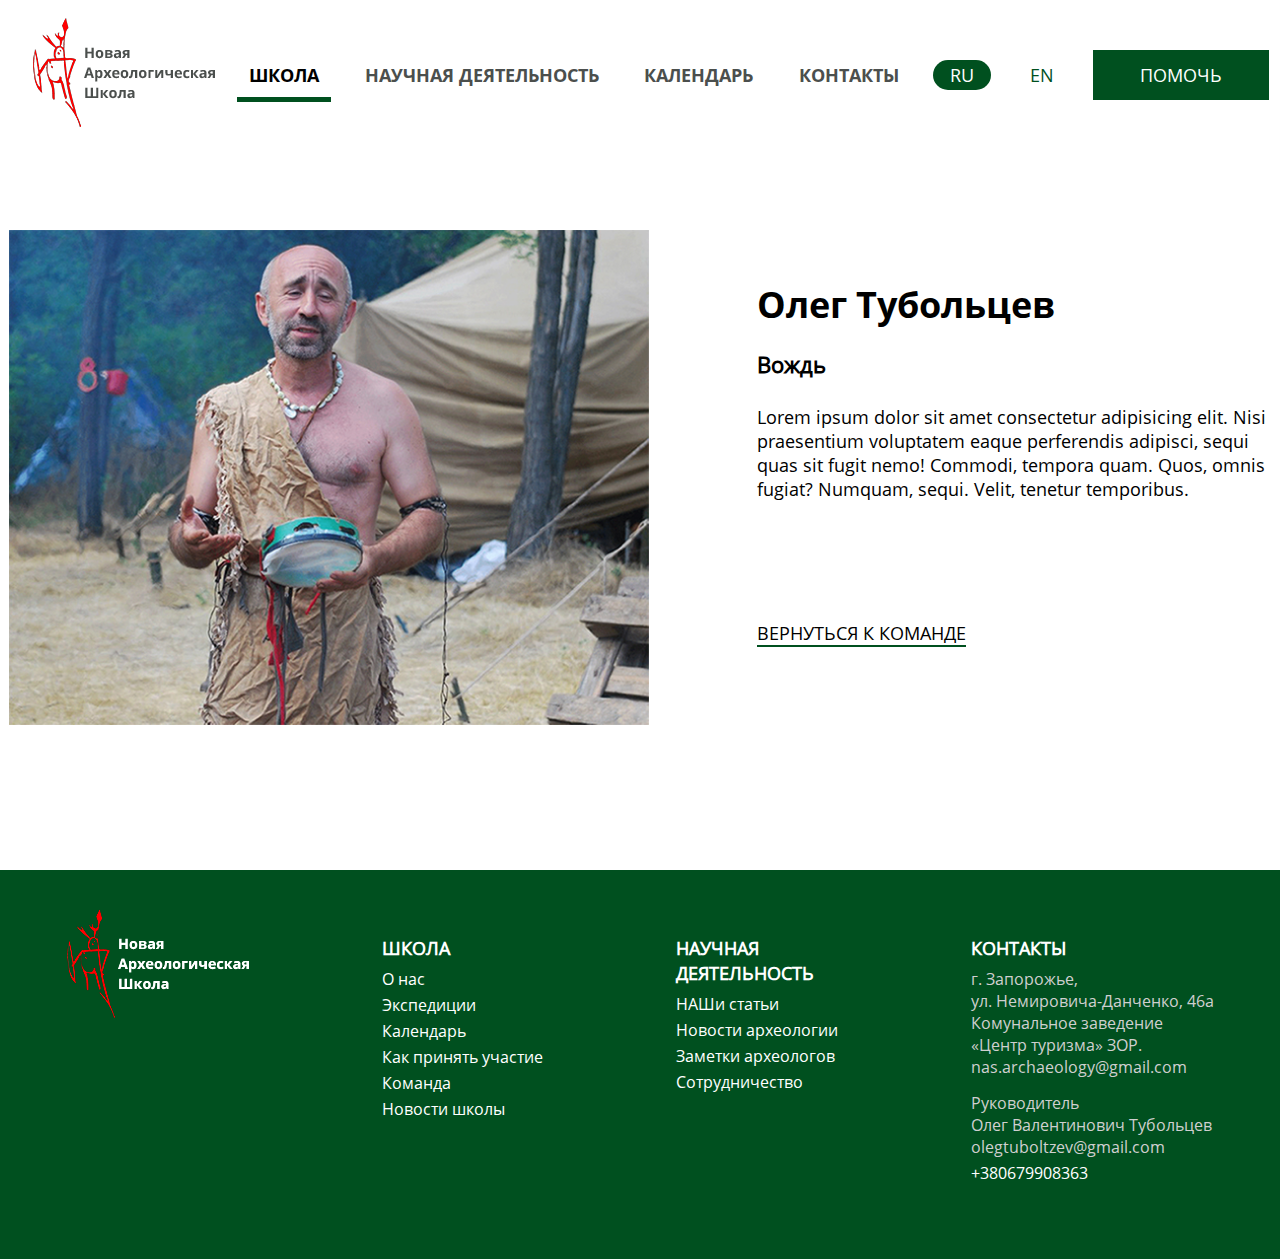
<file: family-person.html>
<!DOCTYPE html>
<html lang="en">
  <head>
    <meta charset="UTF-8" />
    <meta name="viewport" content="width=device-width, initial-scale=1.0" />
    <meta http-equiv="X-UA-Compatible" content="ie=edge" />
    <link rel="stylesheet" href="family-person.css" />
    <link rel="stylesheet" href="uikit.css" />
    <!-- Font Awesome-->
    <link
      rel="stylesheet"
      href="https://use.fontawesome.com/releases/v5.7.2/css/all.css"
      integrity="sha384-fnmOCqbTlWIlj8LyTjo7mOUStjsKC4pOpQbqyi7RrhN7udi9RwhKkMHpvLbHG9Sr"
      crossorigin="anonymous"
    />
    <title>Document</title>
  </head>
  <body>
    <header>
      <nav>
        <input type="checkbox" id="checkbox-menu" />
        <label for="checkbox-menu">
            
          <ul class="menu touch menu-dark">
            <li class="toggle-wrapper">
                <div class="toggle touch">
                    <img src="img/logo-dark.png" alt="НАШ" class="toggle-logo"/>
                    <span class="toggle-lang"><a href="">EN</a></span>
                    <img src="img/close.png" alt="" class="toggle-button">
                </div>
            </li>
            <li class="logo">
              <a href=""><img src="img/logo-dark.png" alt="НАШ"/></a>
            </li>
            <li class="nav-link" ><a href="" class="active">ШКОЛА</a></li>
            <li class="nav-link" ><a href="">НАУЧНАЯ ДЕЯТЕЛЬНОСТЬ</a></li>
            <li class="nav-link"><a href="">КАЛЕНДАРЬ</a></li>
            <li class="nav-link mobile"><a href="">ПРИНЯТЬ УЧАСТИЕ</a></li>
            <li class="nav-link mobile"><a href="">НОВОСТИ</a></li>
            <li class="nav-link mobile"><a href="">ПАМЯТНИКИ</a></li>
            <li class="nav-link"><a href="">КОНТАКТЫ</a></li>
            <li class="lang"><a href="" class="active">RU</a></li>
            <li class="lang"><a href="">EN</a></li>
            <li class="help"><a href="" class="button">ПОМОЧЬ</a></li>
          </ul>
          <span class="toggle">
            <img src="img/logo-dark.png" alt="НАШ" class="toggle-logo"/>
            <span class="toggle-lang"><a href="">EN</a></span>
            <img src="img/menu.png" alt="" class="toggle-button invert-color">
          </span>
        </label>
    </nav>
    </header>
    <main>
      <section class="wrapper">
        <div class="family-block">
            <div class="block">
                <img src="img/Tu.jpg" alt="photo">
            </div>
            <div class="block text">
                <h2>Олег Тубольцев</h2>
                <h4>Вождь</h4>
                <p>Lorem ipsum dolor sit amet consectetur adipisicing elit. 
                    Nisi praesentium voluptatem eaque perferendis adipisci,
                     sequi quas sit fugit nemo! Commodi, tempora quam. Quos, 
                     omnis fugiat? Numquam, sequi. Velit, tenetur temporibus.
                </p>
                <div class="family-link">
                    <a href="">ВЕРНУТЬСЯ К КОМАНДЕ</a>
                </div>
                
            </div>
        </div>
           
        
      </section>
    </main>
    <footer>
      <div class="footer-content">
          <div class="block footer-logo">
              <a href=""><img src="img/logo.png" alt="НАШ"></a>
          </div>
          <div class="block">
              <h1>ШКОЛА</h1>
              <a href="">О нас</a>
              <a href="">Экспедиции</a>
              <a href="">Календарь</a>
              <a href="">Как принять участие</a>
              <a href="">Команда</a>
              <a href="">Новости школы</a>
          </div>
          <div class="block">
              <h1>НАУЧНАЯ <br>ДЕЯТЕЛЬНОСТЬ</h1>
              <a href="">НАШи статьи</a>
              <a href="">Новости археологии</a>
              <a href="">Заметки археологов</a>
              <a href="">Сотрудничество</a>
          </div>
          <div class="block footer-contacts">
              <h1>КОНТАКТЫ</h1>
              <p>
                  г. Запорожье, <br>
                  ул. Немировича-Данченко, 46а<br>
                  Комунальное заведение <br>
                  «Центр туризма» ЗОР.<br>
                  nas.archaeology@gmail.com<br>
              </p>
              <p>
                  Руководитель<br>
                  Олег Валентинович Тубольцев<br>
                  olegtuboltzev@gmail.com<br>
                  <a href="tel:+380679908363" class="footer-tel">+380679908363</a><br>
              </p>
          </div>
      </div>
      <div class="footer-social">
          <a href="https://www.instagram.com/new_archaeological_school/" target="_blank"><i class="fab fa-instagram"></i></a>
          <a href="https://www.facebook.com/groups/327894417648353/?ref=group_header" target="_blank"><i class="fab fa-facebook-f"></i></a>
      </div>
  </footer>
  </body>
</html>
</file>
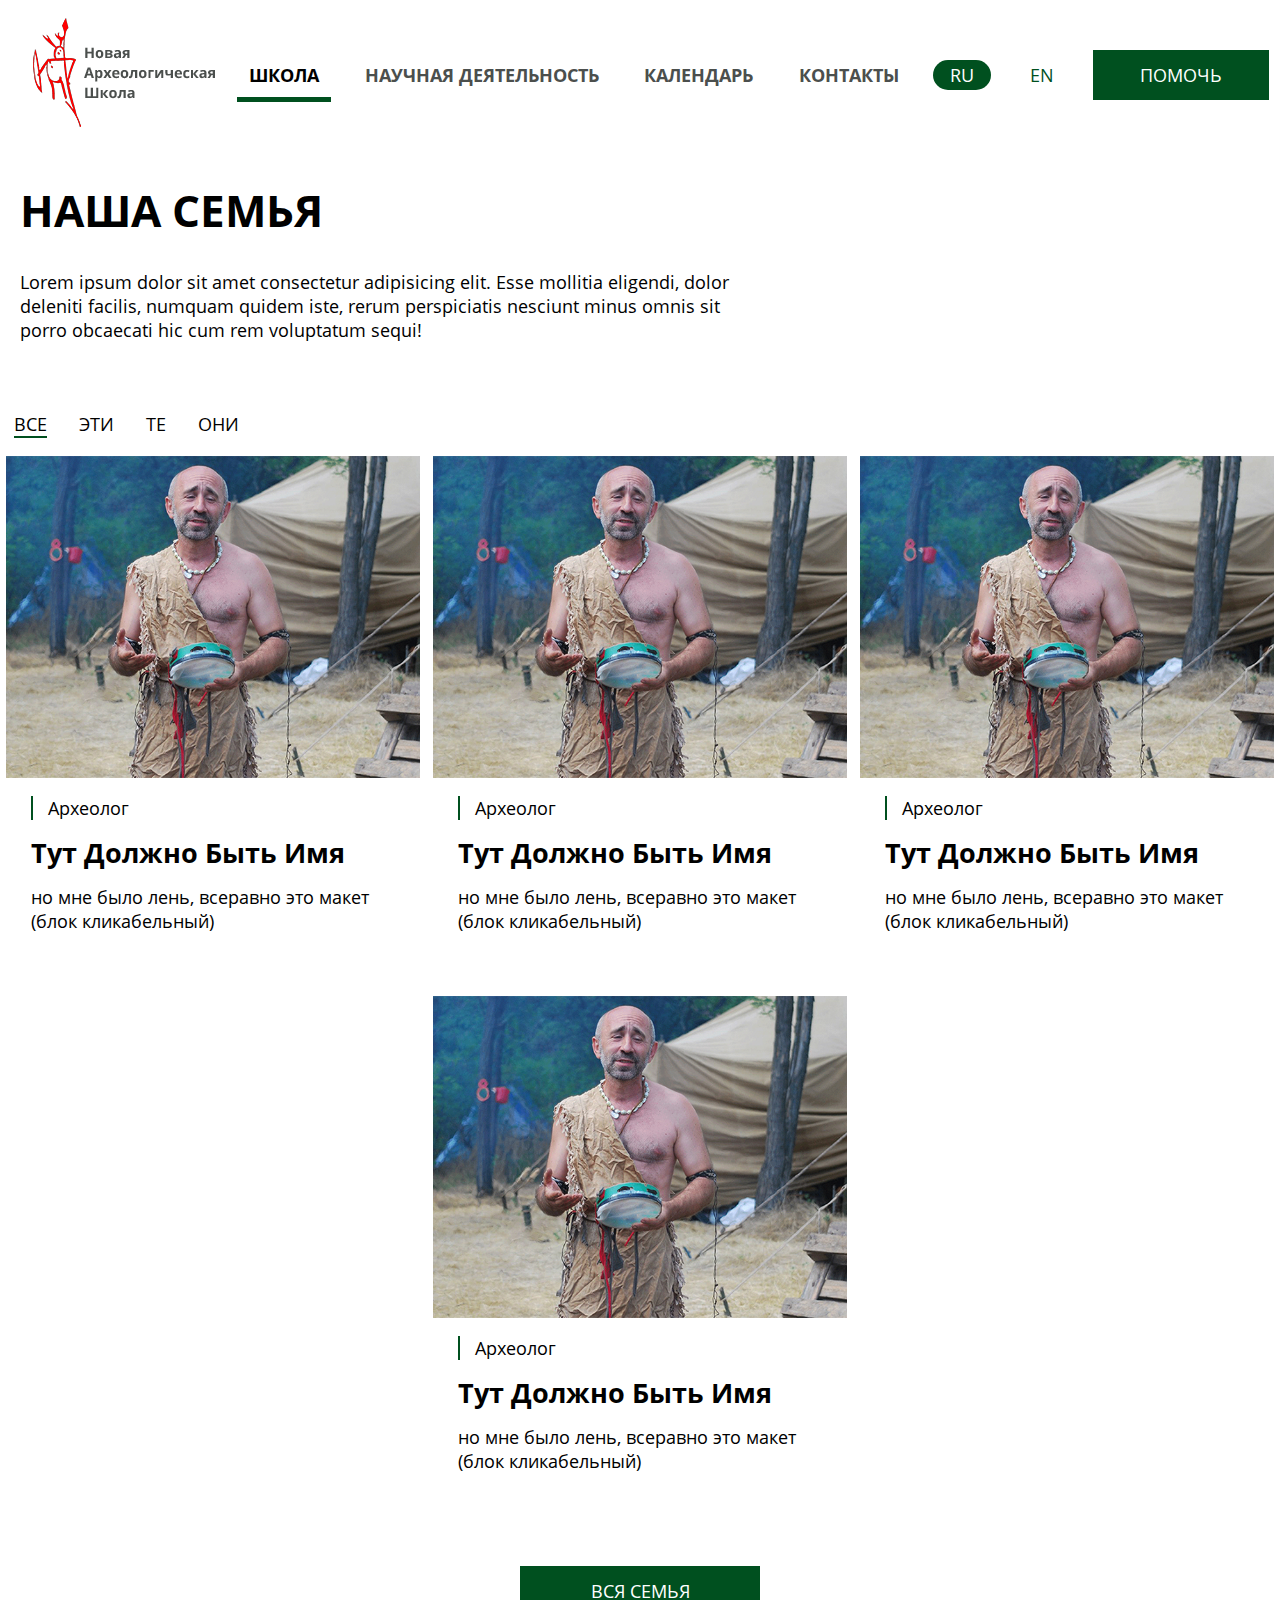
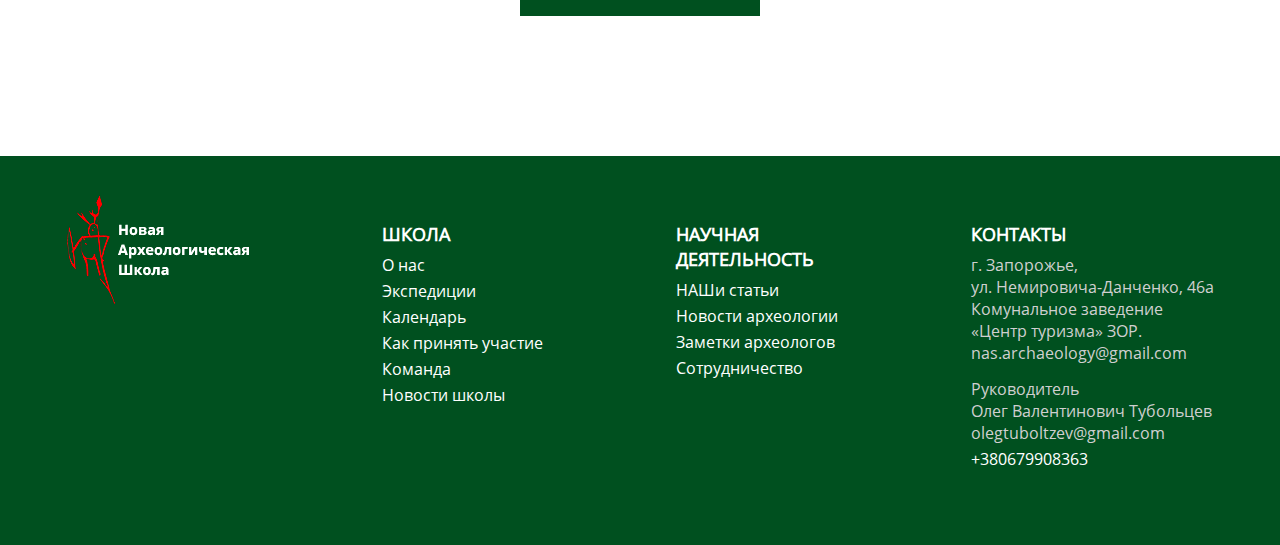
<file: family.html>
<!DOCTYPE html>
<html lang="en">
  <head>
    <meta charset="UTF-8" />
    <meta name="viewport" content="width=device-width, initial-scale=1.0" />
    <meta http-equiv="X-UA-Compatible" content="ie=edge" />
    <link rel="stylesheet" href="family.css" />
    <link rel="stylesheet" href="uikit.css" />
    <!-- Font Awesome-->
    <link
      rel="stylesheet"
      href="https://use.fontawesome.com/releases/v5.7.2/css/all.css"
      integrity="sha384-fnmOCqbTlWIlj8LyTjo7mOUStjsKC4pOpQbqyi7RrhN7udi9RwhKkMHpvLbHG9Sr"
      crossorigin="anonymous"
    />
    <title>Document</title>
  </head>
  <body>
    <header>
      <nav>
        <input type="checkbox" id="checkbox-menu" />
        <label for="checkbox-menu">
            
          <ul class="menu touch menu-dark">
            <li class="toggle-wrapper">
                <div class="toggle touch">
                    <img src="img/logo-dark.png" alt="НАШ" class="toggle-logo"/>
                    <span class="toggle-lang"><a href="">EN</a></span>
                    <img src="img/close.png" alt="" class="toggle-button">
                </div>
            </li>
            <li class="logo">
              <a href=""><img src="img/logo-dark.png" alt="НАШ"/></a>
            </li>
            <li class="nav-link" ><a href="" class="active">ШКОЛА</a></li>
            <li class="nav-link" ><a href="">НАУЧНАЯ ДЕЯТЕЛЬНОСТЬ</a></li>
            <li class="nav-link"><a href="">КАЛЕНДАРЬ</a></li>
            <li class="nav-link mobile"><a href="">ПРИНЯТЬ УЧАСТИЕ</a></li>
            <li class="nav-link mobile"><a href="">НОВОСТИ</a></li>
            <li class="nav-link mobile"><a href="">ПАМЯТНИКИ</a></li>
            <li class="nav-link"><a href="">КОНТАКТЫ</a></li>
            <li class="lang"><a href="" class="active">RU</a></li>
            <li class="lang"><a href="">EN</a></li>
            <li class="help"><a href="" class="button">ПОМОЧЬ</a></li>
          </ul>
          <span class="toggle">
            <img src="img/logo-dark.png" alt="НАШ" class="toggle-logo"/>
            <span class="toggle-lang"><a href="">EN</a></span>
            <img src="img/menu.png" alt="" class="toggle-button invert-color">
          </span>
        </label>
    </nav>
    </header>
    <main>
      <section class="wrapper">
        <div class="family-pretext">
            <h1>НАША СЕМЬЯ</h1>
            <p>Lorem ipsum dolor sit amet consectetur adipisicing elit. Esse mollitia eligendi, dolor deleniti facilis, numquam quidem iste, rerum perspiciatis nesciunt minus omnis sit porro obcaecati hic cum rem voluptatum sequi!</p>
        </div>
        <div class="news-navigation">
            <span class="tags-container">
                <a href="" class="tag active">ВСЕ</a>
                <a href="" class="tag">ЭТИ</a>
                <a href="" class="tag">ТЕ</a>
                <a href="" class="tag">ОНИ</a>
            </span>
        </div>
        <div class="family-container">
            <a class="family-card">
                <div class="family-pic">
                    <img src="img/Tu.jpg" alt="">
                </div>
                <div class="family-text">
                    <p class="family-prof">Археолог</h5>
                    <h3>Тут Должно Быть Имя</h3>
                    <p class="family-description">
                        но мне было лень, всеравно это макет
                        (блок кликабельный)
                    </p>
                </div>
            </a>
            <a class="family-card">
                <div class="family-pic">
                    <img src="img/Tu.jpg" alt="">
                </div>
                <div class="family-text">
                    <p class="family-prof">Археолог</h5>
                    <h3>Тут Должно Быть Имя</h3>
                    <p class="family-description">
                        но мне было лень, всеравно это макет
                        (блок кликабельный)
                    </p>
                </div>
            </a>
            <a class="family-card">
                <div class="family-pic">
                    <img src="img/Tu.jpg" alt="">
                </div>
                <div class="family-text">
                    <p class="family-prof">Археолог</h5>
                    <h3>Тут Должно Быть Имя</h3>
                    <p class="family-description">
                        но мне было лень, всеравно это макет
                        (блок кликабельный)
                    </p>
                </div>
            </a>
            <a class="family-card">
                <div class="family-pic">
                    <img src="img/Tu.jpg" alt="">
                </div>
                <div class="family-text">
                    <p class="family-prof">Археолог</h5>
                    <h3>Тут Должно Быть Имя</h3>
                    <p class="family-description">
                        но мне было лень, всеравно это макет
                        (блок кликабельный)
                    </p>
                </div>
            </a>
           
        </div>
        <a href="" class="button centered">ВСЯ СЕМЬЯ</a>
      </section>
    </main>
    <footer>
      <div class="footer-content">
          <div class="block footer-logo">
              <a href=""><img src="img/logo.png" alt="НАШ"></a>
          </div>
          <div class="block">
              <h1>ШКОЛА</h1>
              <a href="">О нас</a>
              <a href="">Экспедиции</a>
              <a href="">Календарь</a>
              <a href="">Как принять участие</a>
              <a href="">Команда</a>
              <a href="">Новости школы</a>
          </div>
          <div class="block">
              <h1>НАУЧНАЯ <br>ДЕЯТЕЛЬНОСТЬ</h1>
              <a href="">НАШи статьи</a>
              <a href="">Новости археологии</a>
              <a href="">Заметки археологов</a>
              <a href="">Сотрудничество</a>
          </div>
          <div class="block footer-contacts">
              <h1>КОНТАКТЫ</h1>
              <p>
                  г. Запорожье, <br>
                  ул. Немировича-Данченко, 46а<br>
                  Комунальное заведение <br>
                  «Центр туризма» ЗОР.<br>
                  nas.archaeology@gmail.com<br>
              </p>
              <p>
                  Руководитель<br>
                  Олег Валентинович Тубольцев<br>
                  olegtuboltzev@gmail.com<br>
                  <a href="tel:+380679908363" class="footer-tel">+380679908363</a><br>
              </p>
          </div>
      </div>
      <div class="footer-social">
          <a href="https://www.instagram.com/new_archaeological_school/" target="_blank"><i class="fab fa-instagram"></i></a>
          <a href="https://www.facebook.com/groups/327894417648353/?ref=group_header" target="_blank"><i class="fab fa-facebook-f"></i></a>
      </div>
  </footer>
  </body>
</html>
</file>
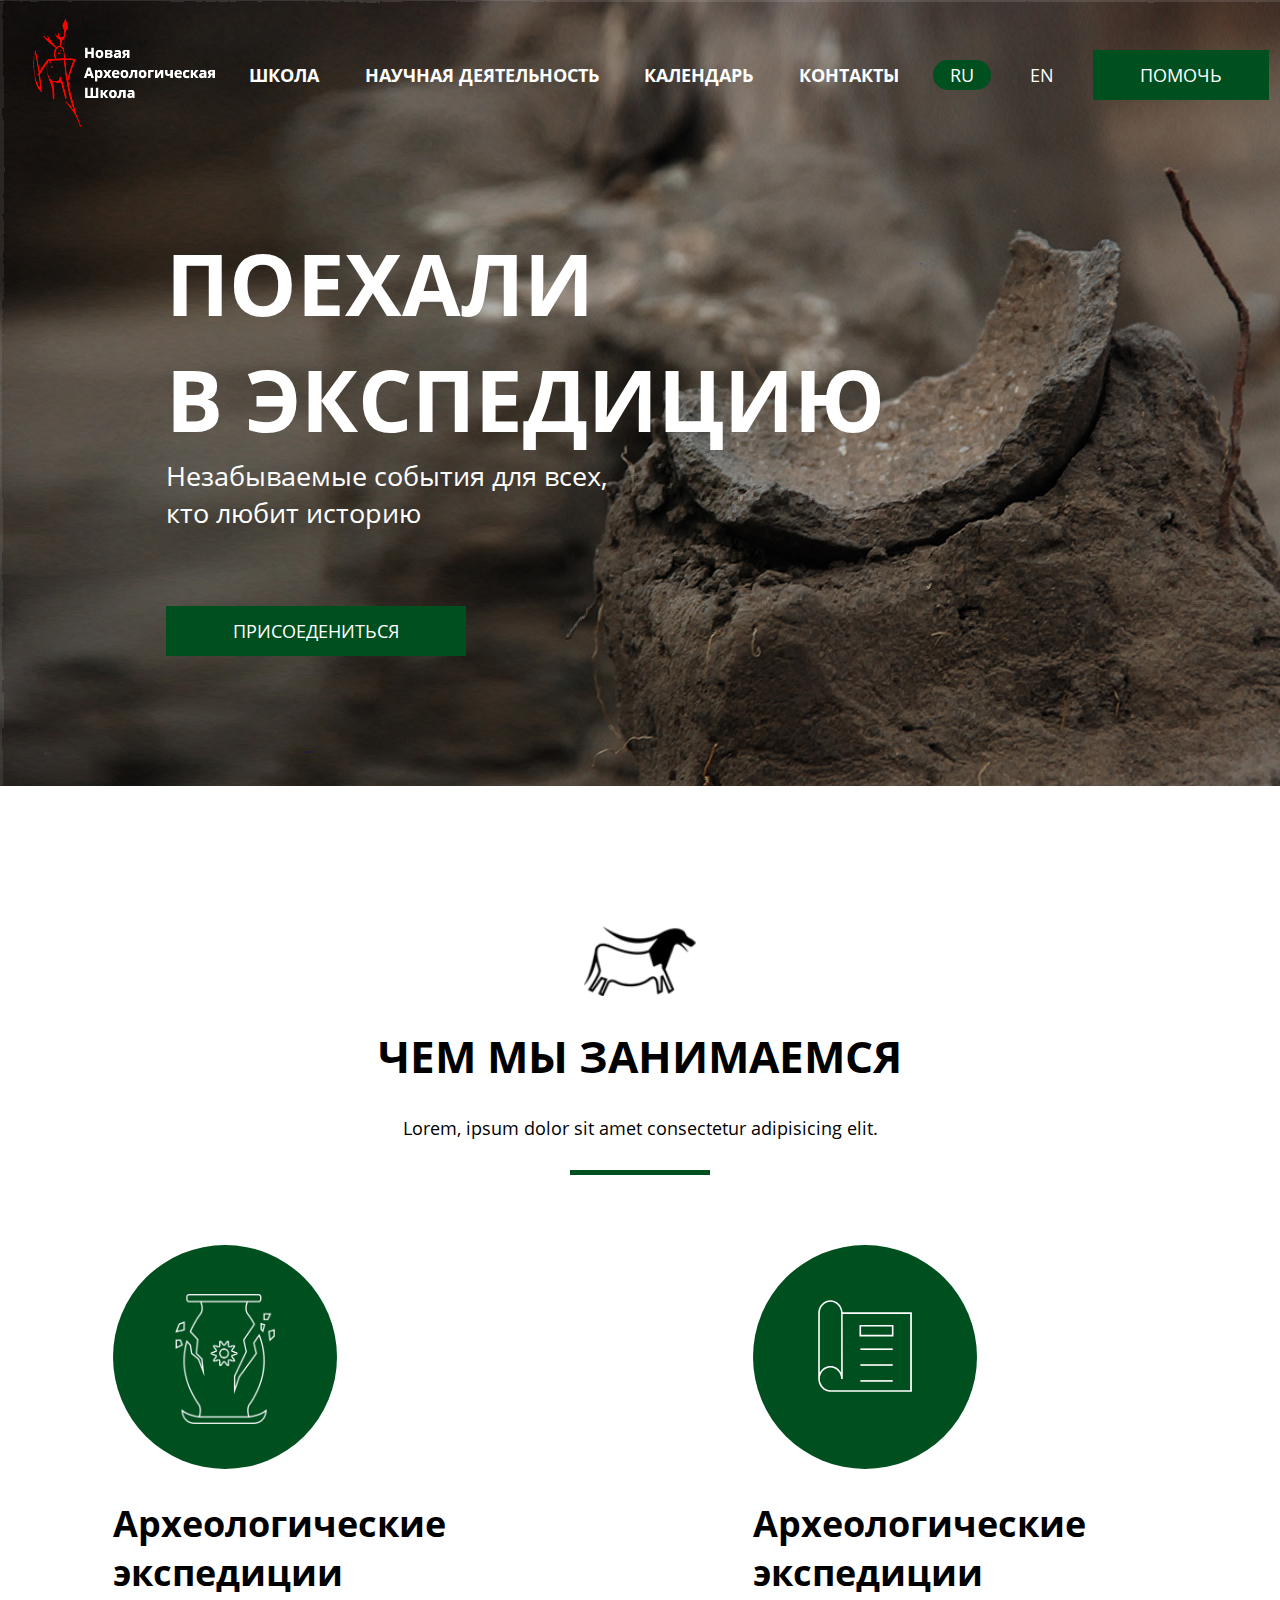
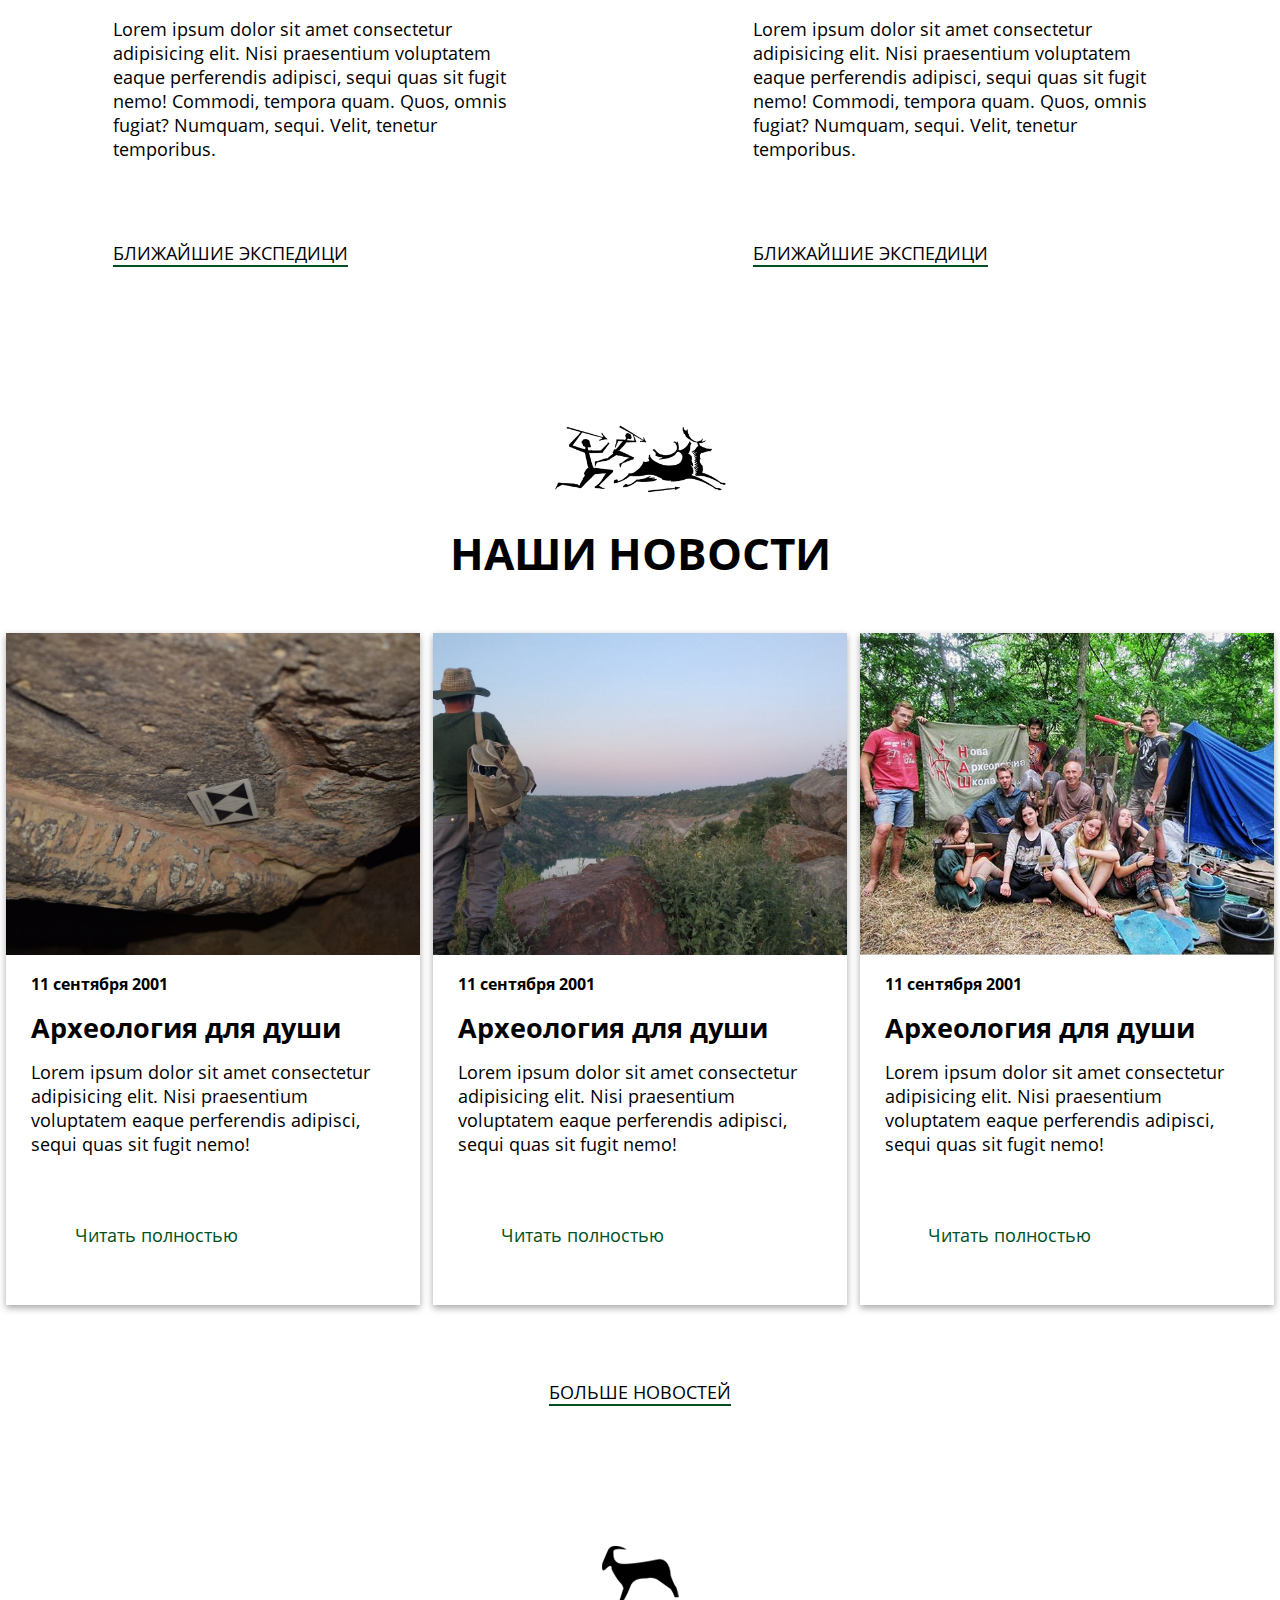
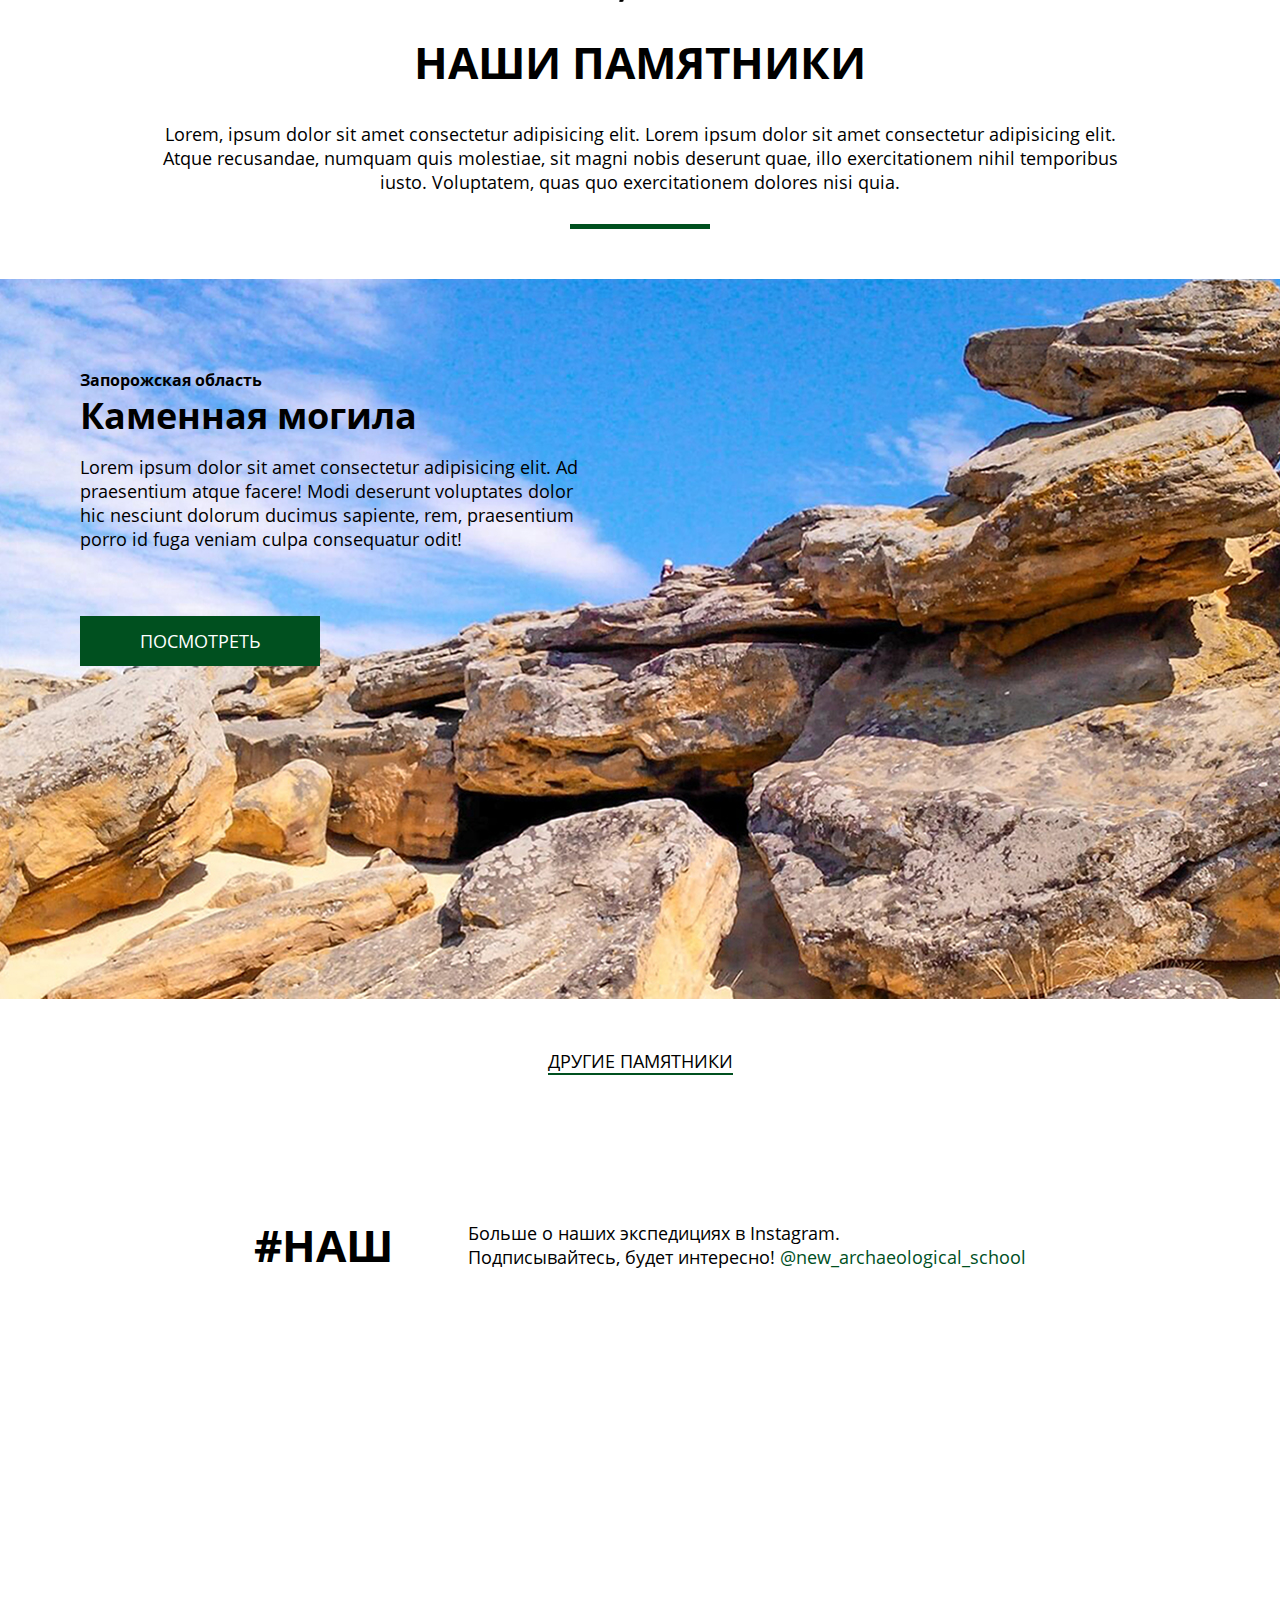
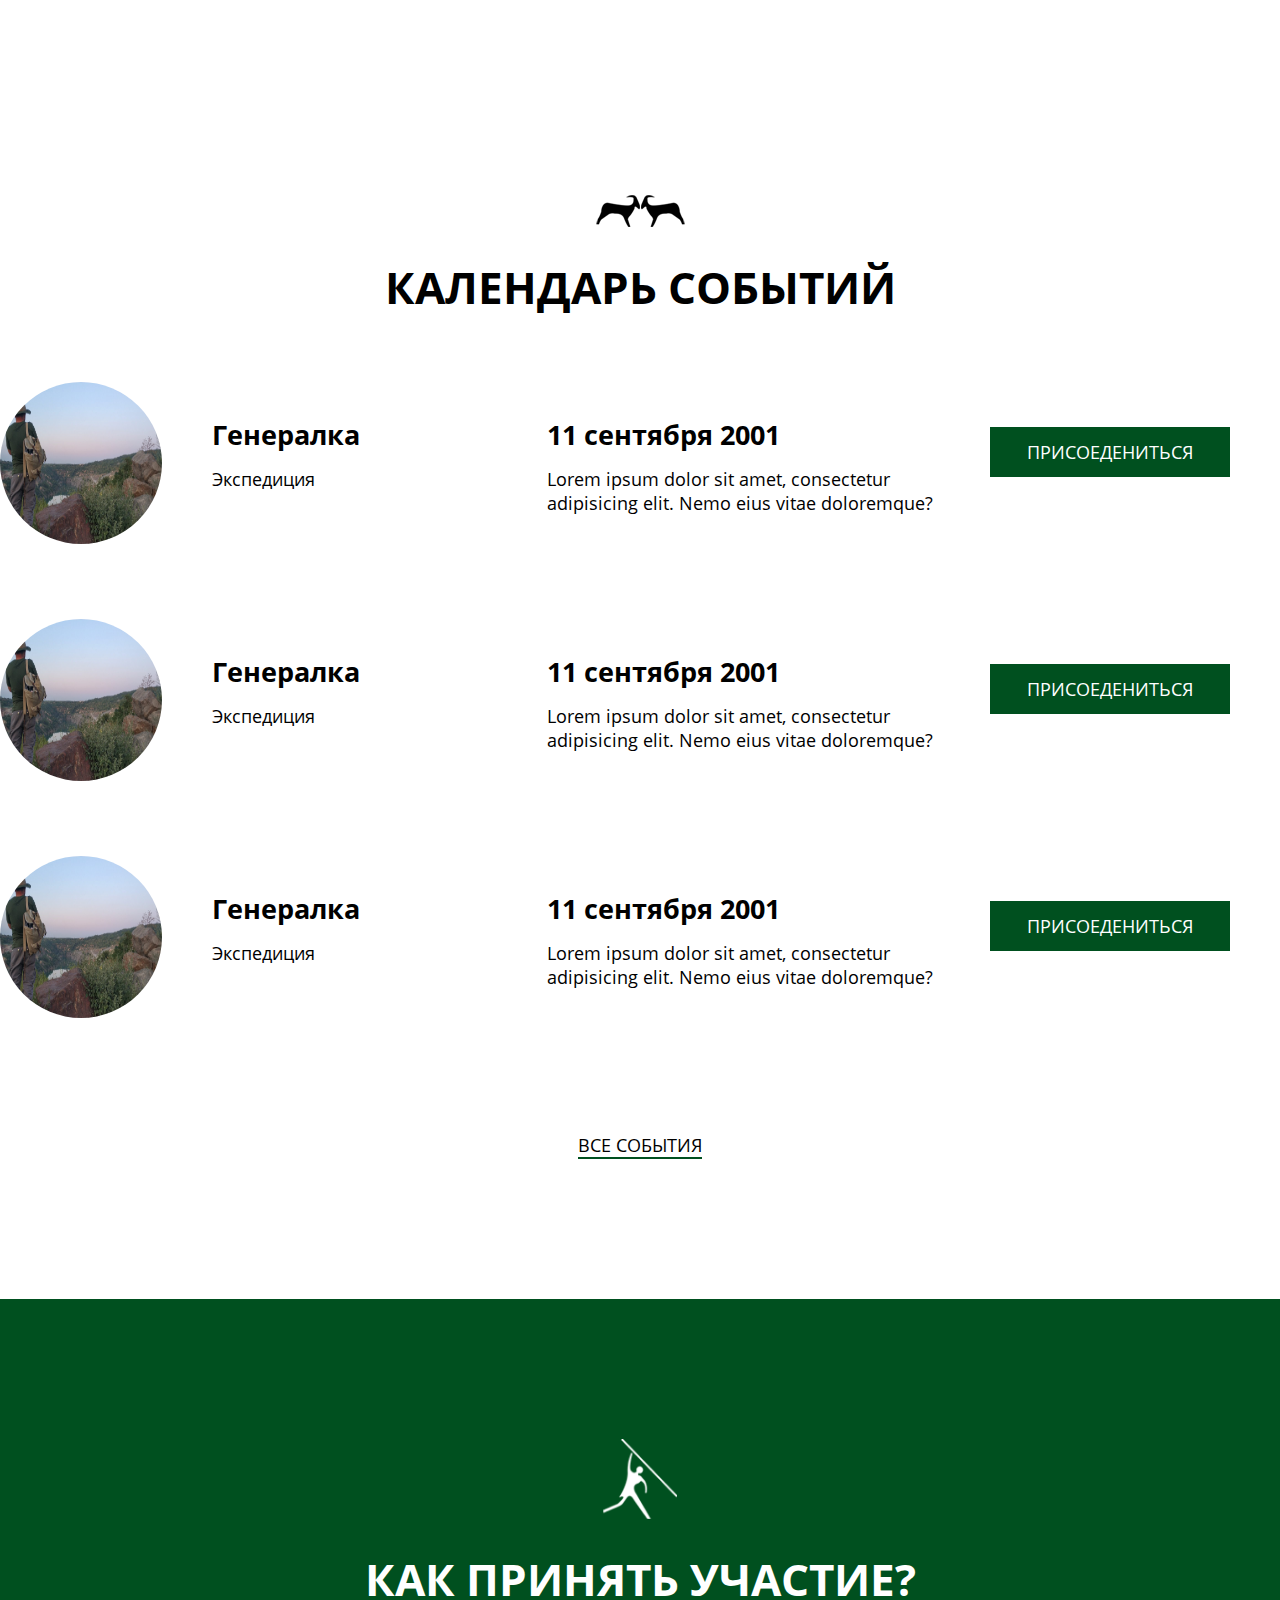
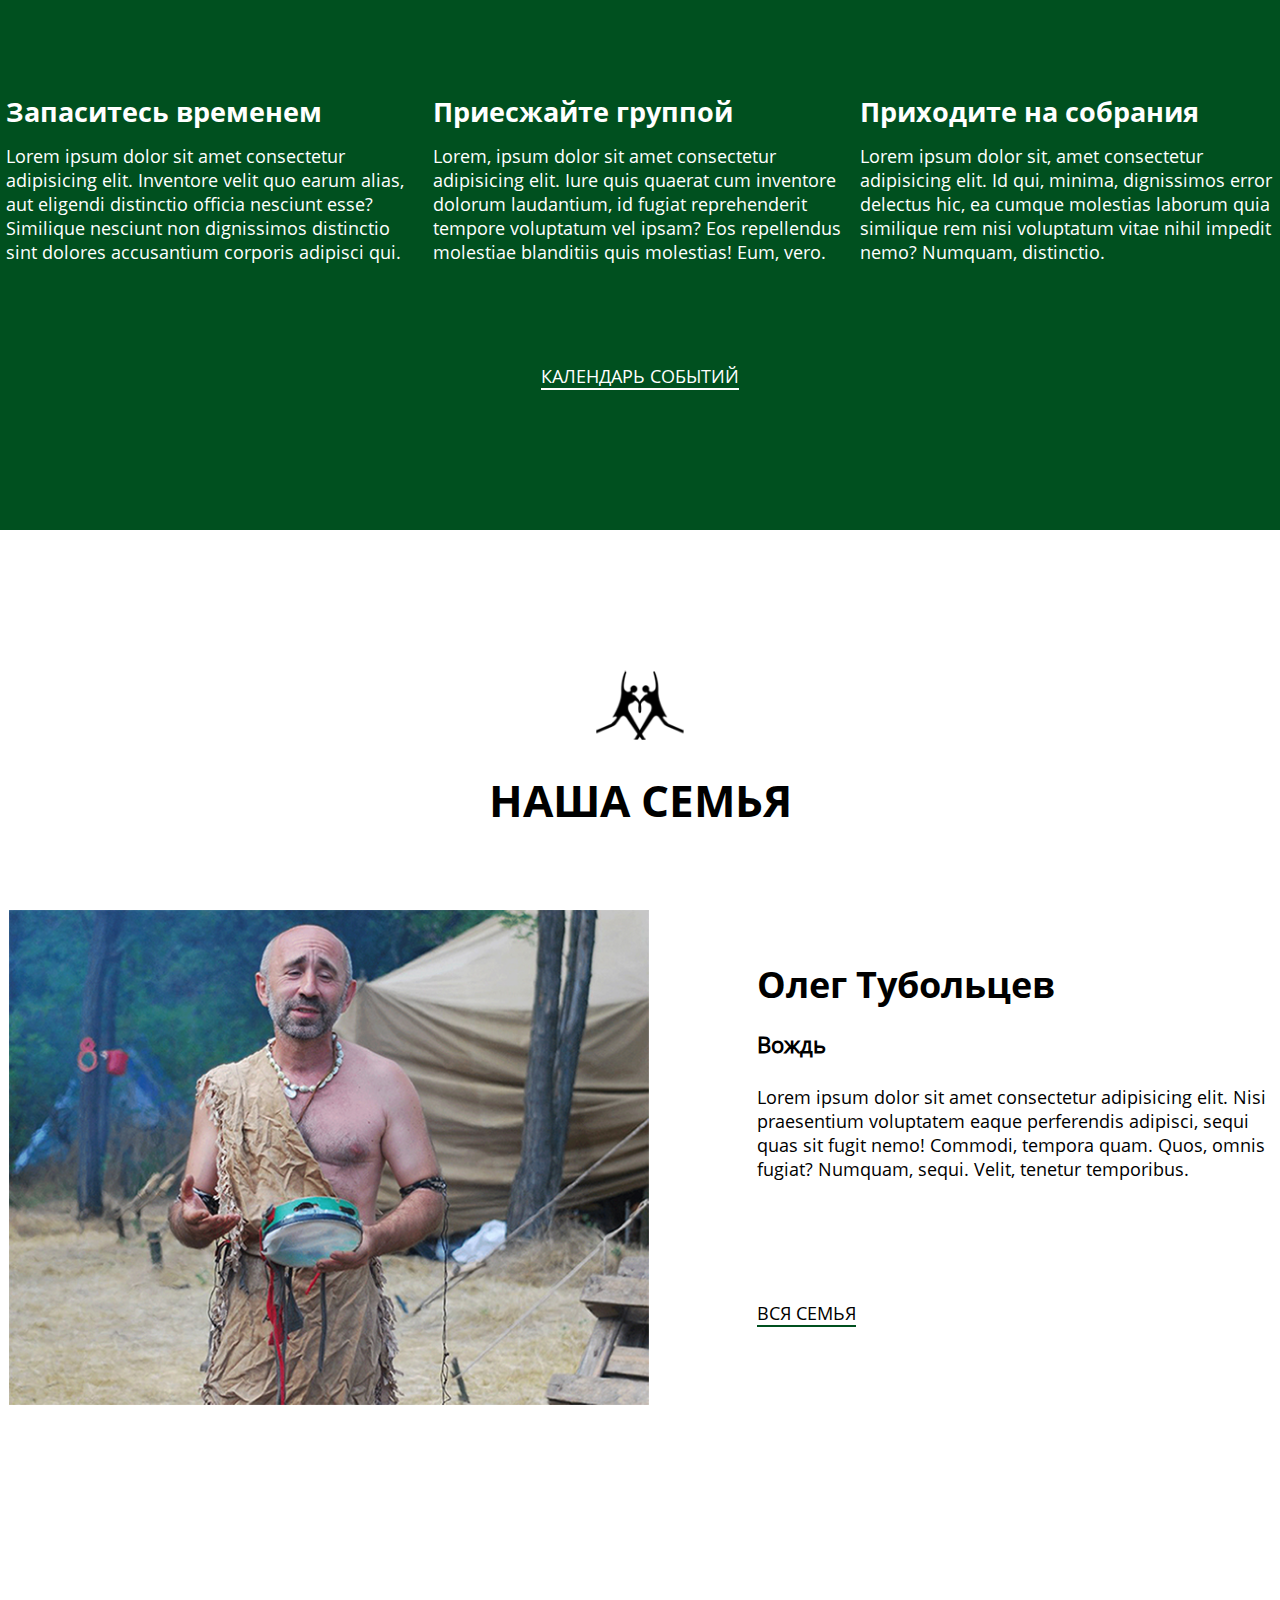
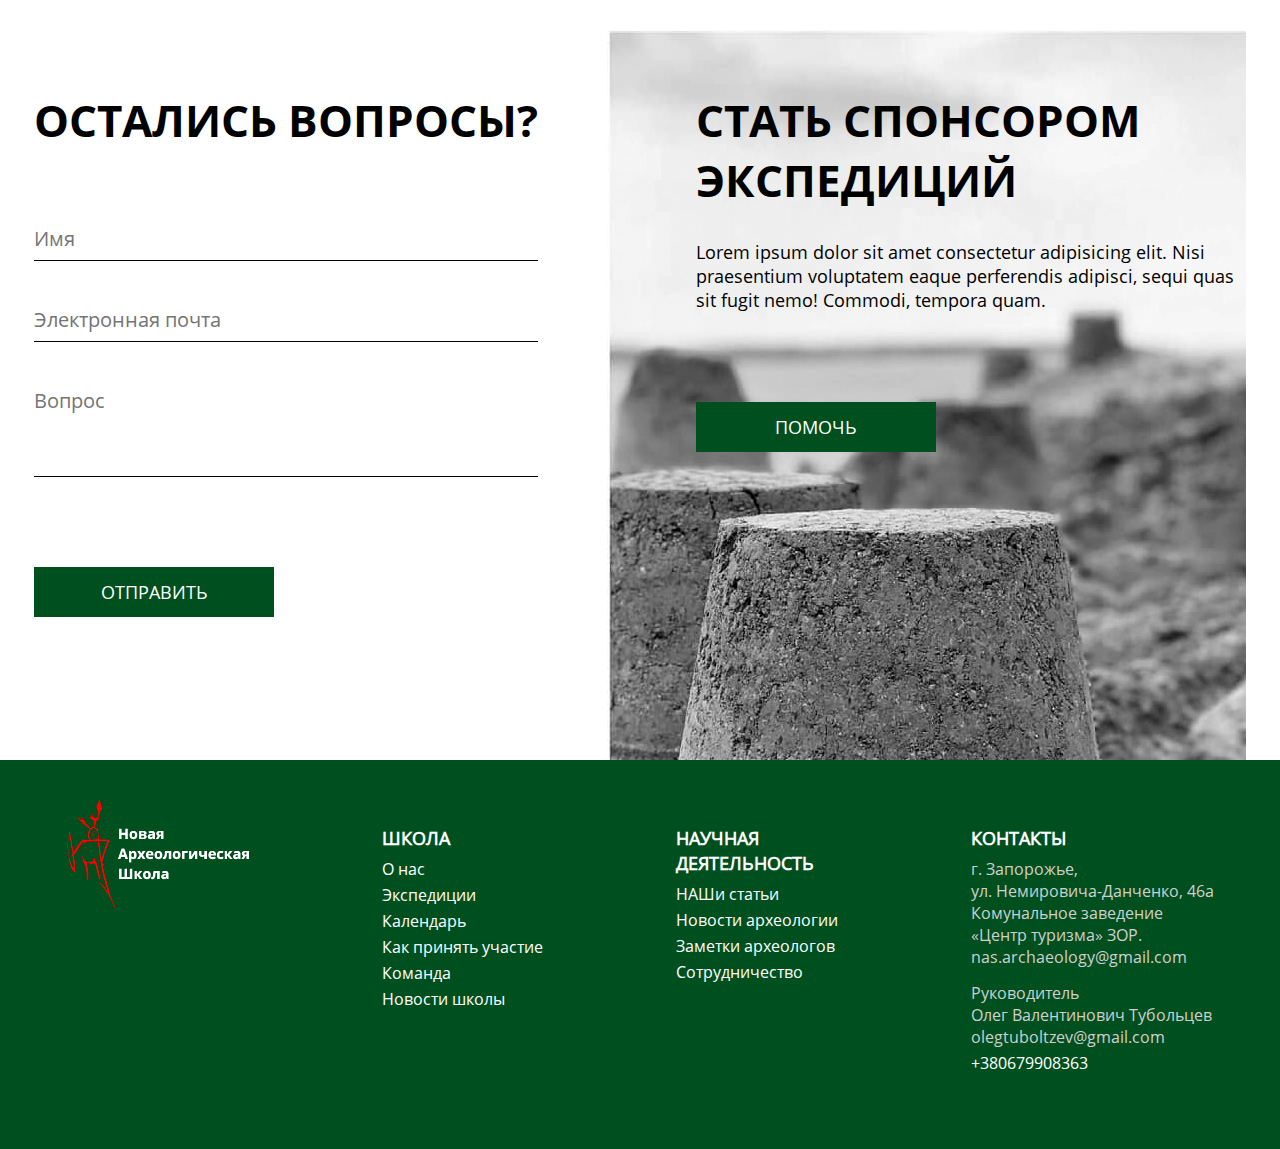
<file: main.html>
<!DOCTYPE html>
<html lang="en">
<head>
    <meta charset="UTF-8">
    <meta name="viewport" content="width=device-width, initial-scale=1.0">
    <meta http-equiv="X-UA-Compatible" content="ie=edge">
    <link rel="stylesheet" href="main.css">
     <!-- Font Awesome-->
		<link rel="stylesheet" href="https://use.fontawesome.com/releases/v5.7.2/css/all.css" integrity="sha384-fnmOCqbTlWIlj8LyTjo7mOUStjsKC4pOpQbqyi7RrhN7udi9RwhKkMHpvLbHG9Sr" crossorigin="anonymous">
    <title>Document</title>
</head>
<body>
    <header>
        <nav>
            <input type="checkbox" id="checkbox-menu" />
            <label for="checkbox-menu">
                
              <ul class="menu touch">
                <li class="toggle-wrapper">
                    <div class="toggle touch">
                        <img src="img/logo-dark.png" alt="НАШ" class="toggle-logo"/>
                        <span class="toggle-lang"><a href="">EN</a></span>
                        <img src="img/close.png" alt="" class="toggle-button">
                    </div>
                </li>
                <li class="logo">
                  <a href=""><img src="img/logo.png" alt="НАШ"/></a>
                </li>
                <li class="nav-link"><a href="">ШКОЛА</a></li>
                <li class="nav-link"><a href="">НАУЧНАЯ ДЕЯТЕЛЬНОСТЬ</a></li>
                <li class="nav-link"><a href="">КАЛЕНДАРЬ</a></li>
                <li class="nav-link mobile"><a href="">ПРИНЯТЬ УЧАСТИЕ</a></li>
                <li class="nav-link mobile"><a href="">НОВОСТИ</a></li>
                <li class="nav-link mobile"><a href="">ПАМЯТНИКИ</a></li>
                <li class="nav-link"><a href="">КОНТАКТЫ</a></li>
                <li class="lang"><a href="" class="active">RU</a></li>
                <li class="lang"><a href="">EN</a></li>
                <li class="help"><a href="" class="button">ПОМОЧЬ</a></li>
              </ul>
              <span class="toggle">
                <img src="img/logo.png" alt="НАШ" class="toggle-logo"/>
                <span class="toggle-lang"><a href="" class="invert-color">EN</a></span>
                <img src="img/menu.png" alt="" class="toggle-button">
              </span>
            </label>
        </nav>
        <section class="intro wrapper">
            <p class="intro-text">ПОЕХАЛИ <br>
                В ЭКСПЕДИЦИЮ
            </p>
            <p class="intro-subtext">Незабываемые события для всех,<br>
                кто любит историю
            </p>
            <a href="" class="button">ПРИСОЕДЕНИТЬСЯ</a>
        </section>
    </header>
    <main>
        <section class="margin-top">
            <img class="icon icon-1" src="img/icon-1.png" alt="icon-1">
            <h1>ЧЕМ МЫ ЗАНИМАЕМСЯ</h1>
            <p class="centered">Lorem, ipsum dolor sit amet consectetur adipisicing elit.</p>
            <div class="border-bottom"></div>
            <div class="double-block">
                <div class="block">
                    <div class="icon-circle">
                        <img src="img/icon-2.png" alt="icon" class="icon">
                    </div>
                    <h2>Археологические экспедиции</h2>
                    <p>Lorem ipsum dolor sit amet consectetur adipisicing elit. 
                        Nisi praesentium voluptatem eaque perferendis adipisci,
                         sequi quas sit fugit nemo! Commodi, tempora quam. Quos, 
                         omnis fugiat? Numquam, sequi. Velit, tenetur temporibus.</p>
                    <a href="">БЛИЖАЙШИЕ ЭКСПЕДИЦИ</a>
                </div>
                <div class="block">
                    <div class="icon-circle">
                        <img src="img/paper_white.svg" alt="icon" class="icon">
                    </div>
                    <h2>Археологические экспедиции</h2>
                    <p>Lorem ipsum dolor sit amet consectetur adipisicing elit. 
                        Nisi praesentium voluptatem eaque perferendis adipisci,
                         sequi quas sit fugit nemo! Commodi, tempora quam. Quos, 
                         omnis fugiat? Numquam, sequi. Velit, tenetur temporibus.</p>
                    <a href="">БЛИЖАЙШИЕ ЭКСПЕДИЦИ</a>
                </div>
            </div>
        </section>
        <!-- новости -->
        <section>
            <img class="icon icon-4" src="img/icon-4.png" alt="icon">
            <h1>НАШИ НОВОСТИ</h1>
            <div class="news-container">
                <div class="news-card">
                    <div class="news-pic">
                        <img src="img/photo-1.jpg" alt="">
                    </div>
                    <div class="news-text">
                        <h5>11 сентября 2001</h5>
                        <h3>Археология для души</h3>
                        <p>
                            Lorem ipsum dolor sit amet consectetur adipisicing elit. Nisi
                            praesentium voluptatem eaque perferendis adipisci, sequi quas sit
                            fugit nemo!
                        </p>
                        <a href="" class="button"> <i class="fas fa-chevron-right"></i> Читать полностью</a>
                    </div>
                </div>
                <div class="news-card">
                    <div class="news-pic">
                        <img src="img/photo-2.jpg" alt="">
                    </div>
                    <div class="news-text">
                        <h5>11 сентября 2001</h5>
                        <h3>Археология для души</h3>
                        <p>
                            Lorem ipsum dolor sit amet consectetur adipisicing elit. Nisi
                            praesentium voluptatem eaque perferendis adipisci, sequi quas sit
                            fugit nemo!
                        </p>
                        <a href="" class="button"> <i class="fas fa-chevron-right"></i> Читать полностью</a>
                    </div>
                </div>
                <div class="news-card">
                    <div class="news-pic">
                        <img src="img/inst-3.jpg" alt="">
                    </div>
                    <div class="news-text">
                        <h5>11 сентября 2001</h5>
                        <h3>Археология для души</h3>
                        <p>
                            Lorem ipsum dolor sit amet consectetur adipisicing elit. Nisi
                            praesentium voluptatem eaque perferendis adipisci, sequi quas sit
                            fugit nemo!
                        </p>
                        <a href="" class="button"> <i class="fas fa-chevron-right"></i> Читать полностью</a>
                    </div>
                </div>
            </div>
            <div class="news-links">
                <a href="" class="first">БОЛЬШЕ НОВОСТЕЙ</a>
            </div>
            
        </section>
        <!-- памятники -->
        <section>
            <img class="icon icon-5" src="img/icon-5.png" alt="icon">
            <h1>НАШИ ПАМЯТНИКИ</h1>
            <p class="centered">Lorem, ipsum dolor sit amet consectetur adipisicing elit. Lorem ipsum dolor sit amet consectetur adipisicing elit. Atque recusandae, numquam quis molestiae, sit magni nobis deserunt quae, illo exercitationem nihil temporibus iusto. Voluptatem, quas quo exercitationem dolores nisi quia.</p>
            <div class="border-bottom"></div>
            <div class="monuments-block">
                <div class="wrapper">
                    <div class="content">
                        <h5>Запорожская область</h5>
                        <h2>Каменная могила</h2>
                        <p>Lorem ipsum dolor sit amet consectetur adipisicing elit. Ad praesentium atque facere! Modi deserunt voluptates dolor hic nesciunt dolorum ducimus sapiente, rem, praesentium porro id fuga veniam culpa consequatur odit!</p>
                        <a class="button">ПОСМОТРЕТЬ</a>                
                    </div>
                </div>
                
            </div>
            <div class="bottom-link">
                <a href="">ДРУГИЕ ПАМЯТНИКИ</a>
            </div>   
        </section>
        <!-- инста -->
        <section>
            <div class="instagram-text">
                <h1>#НАШ</h1>
                <p>Больше о наших экспедициях в Instagram. <br>
                    Подписывайтесь, будет интересно! <a href="https://www.instagram.com/new_archaeological_school/" target="_blank">@new_archaeological_school</a></p>
            </div>
            
            <div class="instagram-slider" >
                <div class="slider__wrapper">
                    <a class="slider__item" href="https://www.instagram.com/p/B7dU4M7JKNs/" target="_blank" ><img srcset="https://instagram.fiev25-2.fna.fbcdn.net/v/t51.2885-15/e35/c160.0.960.960a/s150x150/80693890_613876039374652_6668239987261047103_n.jpg?_nc_ht=instagram.fiev25-2.fna.fbcdn.net&_nc_cat=104&_nc_ohc=LiA0e8_83BQAX_oGnXo&oh=dbdefc1a6479bb44eb079d34163783b1&oe=5EB7F358 150w,https://instagram.fiev25-2.fna.fbcdn.net/v/t51.2885-15/e35/c160.0.960.960a/s240x240/80693890_613876039374652_6668239987261047103_n.jpg?_nc_ht=instagram.fiev25-2.fna.fbcdn.net&_nc_cat=104&_nc_ohc=LiA0e8_83BQAX_oGnXo&oh=a7a9564107a5e52148e7c5b0f31d2b16&oe=5EBDB712 240w,https://instagram.fiev25-2.fna.fbcdn.net/v/t51.2885-15/e35/c160.0.960.960a/s320x320/80693890_613876039374652_6668239987261047103_n.jpg?_nc_ht=instagram.fiev25-2.fna.fbcdn.net&_nc_cat=104&_nc_ohc=LiA0e8_83BQAX_oGnXo&oh=55a516d9cc1174d04b399c3423c0a17b&oe=5EC37DA8 320w,https://instagram.fiev25-2.fna.fbcdn.net/v/t51.2885-15/e35/c160.0.960.960a/s480x480/80693890_613876039374652_6668239987261047103_n.jpg?_nc_ht=instagram.fiev25-2.fna.fbcdn.net&_nc_cat=104&_nc_ohc=LiA0e8_83BQAX_oGnXo&oh=37ff96ff3a4b3cdb4f8b1811ede45510&oe=5EC849F2 480w,https://instagram.fiev25-2.fna.fbcdn.net/v/t51.2885-15/sh0.08/e35/c160.0.960.960a/s640x640/80693890_613876039374652_6668239987261047103_n.jpg?_nc_ht=instagram.fiev25-2.fna.fbcdn.net&_nc_cat=104&_nc_ohc=LiA0e8_83BQAX_oGnXo&oh=5b5ed075c705a2c40fd784de016318c8&oe=5ED7B230 640w" alt=""></a>
                    <a class="slider__item" href="https://www.instagram.com/p/B6qzIxHJi6i/" target="_blank" ><img srcset="https://instagram.fiev25-2.fna.fbcdn.net/v/t51.2885-15/e35/c135.0.810.810a/s150x150/75372349_456428428633963_95709526425643_n.jpg?_nc_ht=instagram.fiev25-2.fna.fbcdn.net&_nc_cat=107&_nc_ohc=JJxkZ8ldZpkAX9mvmh-&oh=cdc7c4656497707f40ec9f1f30f61bb0&oe=5ED0A01B 150w,https://instagram.fiev25-2.fna.fbcdn.net/v/t51.2885-15/e35/c135.0.810.810a/s240x240/75372349_456428428633963_95709526425643_n.jpg?_nc_ht=instagram.fiev25-2.fna.fbcdn.net&_nc_cat=107&_nc_ohc=JJxkZ8ldZpkAX9mvmh-&oh=1f04f82df16e295255e436eac8cf657a&oe=5ED1DA7D 240w,https://instagram.fiev25-2.fna.fbcdn.net/v/t51.2885-15/e35/c135.0.810.810a/s320x320/75372349_456428428633963_95709526425643_n.jpg?_nc_ht=instagram.fiev25-2.fna.fbcdn.net&_nc_cat=107&_nc_ohc=JJxkZ8ldZpkAX9mvmh-&oh=cb6f894dd6ff1ca5ab1c601345fa8313&oe=5EBEA888 320w,https://instagram.fiev25-2.fna.fbcdn.net/v/t51.2885-15/e35/c135.0.810.810a/s480x480/75372349_456428428633963_95709526425643_n.jpg?_nc_ht=instagram.fiev25-2.fna.fbcdn.net&_nc_cat=107&_nc_ohc=JJxkZ8ldZpkAX9mvmh-&oh=2ee4520d84d7327e5db558be179eaca0&oe=5ECE951C 480w,https://instagram.fiev25-2.fna.fbcdn.net/v/t51.2885-15/sh0.08/e35/c135.0.810.810a/s640x640/75372349_456428428633963_95709526425643_n.jpg?_nc_ht=instagram.fiev25-2.fna.fbcdn.net&_nc_cat=107&_nc_ohc=JJxkZ8ldZpkAX9mvmh-&oh=f6cc54bc1c283274637e826b79c287de&oe=5ECF5BA4 640w" alt=""></a>
                    <a class="slider__item" href="https://www.instagram.com/p/B6ETjjDJVf4/" target="_blank" ><img srcset="https://instagram.fiev25-1.fna.fbcdn.net/v/t51.2885-15/e35/c135.0.810.810a/s150x150/76955951_163659138206496_161085370450437275_n.jpg?_nc_ht=instagram.fiev25-1.fna.fbcdn.net&_nc_cat=100&_nc_ohc=EhLPztvxzeUAX_eGKv9&oh=7d77e310f259f88f888197fbee82a22b&oe=5EBEC608 150w,https://instagram.fiev25-1.fna.fbcdn.net/v/t51.2885-15/e35/c135.0.810.810a/s240x240/76955951_163659138206496_161085370450437275_n.jpg?_nc_ht=instagram.fiev25-1.fna.fbcdn.net&_nc_cat=100&_nc_ohc=EhLPztvxzeUAX_eGKv9&oh=a59cea59a218dd9db339c87a898128c0&oe=5EC915BD 240w,https://instagram.fiev25-1.fna.fbcdn.net/v/t51.2885-15/e35/c135.0.810.810a/s320x320/76955951_163659138206496_161085370450437275_n.jpg?_nc_ht=instagram.fiev25-1.fna.fbcdn.net&_nc_cat=100&_nc_ohc=EhLPztvxzeUAX_eGKv9&oh=0955258cbd60c0edbf62d09b207c0129&oe=5EC11105 320w,https://instagram.fiev25-1.fna.fbcdn.net/v/t51.2885-15/e35/c135.0.810.810a/s480x480/76955951_163659138206496_161085370450437275_n.jpg?_nc_ht=instagram.fiev25-1.fna.fbcdn.net&_nc_cat=100&_nc_ohc=EhLPztvxzeUAX_eGKv9&oh=95d8ead0c487ffe95f42f77f11782df8&oe=5EC0B359 480w,https://instagram.fiev25-1.fna.fbcdn.net/v/t51.2885-15/sh0.08/e35/c135.0.810.810a/s640x640/76955951_163659138206496_161085370450437275_n.jpg?_nc_ht=instagram.fiev25-1.fna.fbcdn.net&_nc_cat=100&_nc_ohc=EhLPztvxzeUAX_eGKv9&oh=22858090c7d1b8ea7cd7777bee4c1904&oe=5EDBD9FD 640w" alt=""></a>
                    <a class="slider__item" href="https://www.instagram.com/p/B1EnxX1o-U6/" target="_blank" ><img srcset="https://instagram.fiev25-2.fna.fbcdn.net/v/t51.2885-15/e35/s150x150/67369590_381586095833481_4939651070005883658_n.jpg?_nc_ht=instagram.fiev25-2.fna.fbcdn.net&_nc_cat=109&_nc_ohc=0f6y2iYN3UAAX_O09zW&oh=0400d722396a105d7450bd9ffffaab51&oe=5ECA7155 150w,https://instagram.fiev25-2.fna.fbcdn.net/v/t51.2885-15/e35/s240x240/67369590_381586095833481_4939651070005883658_n.jpg?_nc_ht=instagram.fiev25-2.fna.fbcdn.net&_nc_cat=109&_nc_ohc=0f6y2iYN3UAAX_O09zW&oh=454b7c11a11e3df7c2357ab1848babb7&oe=5ECE6E1F 240w,https://instagram.fiev25-2.fna.fbcdn.net/v/t51.2885-15/e35/s320x320/67369590_381586095833481_4939651070005883658_n.jpg?_nc_ht=instagram.fiev25-2.fna.fbcdn.net&_nc_cat=109&_nc_ohc=0f6y2iYN3UAAX_O09zW&oh=feefd9b0f4d2c708765e16d3bb44da8b&oe=5ED236A5 320w,https://instagram.fiev25-2.fna.fbcdn.net/v/t51.2885-15/e35/s480x480/67369590_381586095833481_4939651070005883658_n.jpg?_nc_ht=instagram.fiev25-2.fna.fbcdn.net&_nc_cat=109&_nc_ohc=0f6y2iYN3UAAX_O09zW&oh=9dde72b4614e848c0654c9831714501c&oe=5ECDFCFF 480w,https://instagram.fiev25-2.fna.fbcdn.net/v/t51.2885-15/sh0.08/e35/s640x640/67369590_381586095833481_4939651070005883658_n.jpg?_nc_ht=instagram.fiev25-2.fna.fbcdn.net&_nc_cat=109&_nc_ohc=0f6y2iYN3UAAX_O09zW&oh=327f32f19d2592a8d798090ae1c3351c&oe=5EBBDBF2 640w" alt=""></a>
                    <a class="slider__item" href="https://www.instagram.com/p/B0LYhZSoAJj/" target="_blank" ><img srcset="https://instagram.fiev25-1.fna.fbcdn.net/v/t51.2885-15/e35/c178.0.723.723a/s150x150/67316789_650778295400180_4638937863481959684_n.jpg?_nc_ht=instagram.fiev25-1.fna.fbcdn.net&_nc_cat=108&_nc_ohc=vKXDmXd4xR4AX81lsA6&oh=862a3474c1acf1b68ade722de63b3d7b&oe=5EC80BB6 150w,https://instagram.fiev25-1.fna.fbcdn.net/v/t51.2885-15/e35/c178.0.723.723a/s240x240/67316789_650778295400180_4638937863481959684_n.jpg?_nc_ht=instagram.fiev25-1.fna.fbcdn.net&_nc_cat=108&_nc_ohc=vKXDmXd4xR4AX81lsA6&oh=0ec71b85b365c0fc34e823bd716d02e6&oe=5EC177FC 240w,https://instagram.fiev25-1.fna.fbcdn.net/v/t51.2885-15/e35/c178.0.723.723a/s320x320/67316789_650778295400180_4638937863481959684_n.jpg?_nc_ht=instagram.fiev25-1.fna.fbcdn.net&_nc_cat=108&_nc_ohc=vKXDmXd4xR4AX81lsA6&oh=a35e65d87604035e7e0fe0609eeb9b33&oe=5ED44546 320w,https://instagram.fiev25-1.fna.fbcdn.net/v/t51.2885-15/e35/c178.0.723.723a/s480x480/67316789_650778295400180_4638937863481959684_n.jpg?_nc_ht=instagram.fiev25-1.fna.fbcdn.net&_nc_cat=108&_nc_ohc=vKXDmXd4xR4AX81lsA6&oh=e1d9013713977372679481ab082b5c51&oe=5ED85E1C 480w,https://instagram.fiev25-1.fna.fbcdn.net/v/t51.2885-15/sh0.08/e35/c178.0.723.723a/s640x640/67316789_650778295400180_4638937863481959684_n.jpg?_nc_ht=instagram.fiev25-1.fna.fbcdn.net&_nc_cat=108&_nc_ohc=vKXDmXd4xR4AX81lsA6&oh=ef900a04cc0b6f9004e36727e28a7cdd&oe=5EC045DE 640w" alt=""></a>
                    <a class="slider__item" href="https://www.instagram.com/p/Bows9b8nuvd/" target="_blank" ><img srcset="https://instagram.fiev25-1.fna.fbcdn.net/v/t51.2885-15/e35/c0.135.1080.1080a/s150x150/42078550_1903186716655969_4545173321097222430_n.jpg?_nc_ht=instagram.fiev25-1.fna.fbcdn.net&_nc_cat=101&_nc_ohc=B1s-pAzV2h8AX_o5sh4&oh=4cc65e4e609c57941c7aba91471ead98&oe=5EC285CC 150w,https://instagram.fiev25-1.fna.fbcdn.net/v/t51.2885-15/e35/c0.135.1080.1080a/s240x240/42078550_1903186716655969_4545173321097222430_n.jpg?_nc_ht=instagram.fiev25-1.fna.fbcdn.net&_nc_cat=101&_nc_ohc=B1s-pAzV2h8AX_o5sh4&oh=7612798f9dc4e95f5454df2e90271bfa&oe=5ED64DCA 240w,https://instagram.fiev25-1.fna.fbcdn.net/v/t51.2885-15/e35/c0.135.1080.1080a/s320x320/42078550_1903186716655969_4545173321097222430_n.jpg?_nc_ht=instagram.fiev25-1.fna.fbcdn.net&_nc_cat=101&_nc_ohc=B1s-pAzV2h8AX_o5sh4&oh=cb472cb2437faaf41d660fb123e04433&oe=5ED5F5B4 320w,https://instagram.fiev25-1.fna.fbcdn.net/v/t51.2885-15/e35/c0.135.1080.1080a/s480x480/42078550_1903186716655969_4545173321097222430_n.jpg?_nc_ht=instagram.fiev25-1.fna.fbcdn.net&_nc_cat=101&_nc_ohc=B1s-pAzV2h8AX_o5sh4&oh=23317ba6b39af81927a14145a362bbb9&oe=5EC8D6F3 480w,https://instagram.fiev25-1.fna.fbcdn.net/v/t51.2885-15/sh0.08/e35/c0.135.1080.1080a/s640x640/42078550_1903186716655969_4545173321097222430_n.jpg?_nc_ht=instagram.fiev25-1.fna.fbcdn.net&_nc_cat=101&_nc_ohc=B1s-pAzV2h8AX_o5sh4&oh=a2ad474745aaf9c198b7517747fed5e3&oe=5EB8B1FC 640w" alt=""></a>
                    <a class="slider__item" href="https://www.instagram.com/p/Bmiu2HoAZN6/" target="_blank" ><img srcset="https://instagram.fiev25-2.fna.fbcdn.net/v/t51.2885-15/e35/c107.0.866.866a/s150x150/39114683_1018016245042432_1368634446047084544_n.jpg?_nc_ht=instagram.fiev25-2.fna.fbcdn.net&_nc_cat=104&_nc_ohc=l2hPPLXuuKEAX_dJU_E&oh=f542e7ef44337d6ab25fa706e1089f18&oe=5ED76CA3 150w,https://instagram.fiev25-2.fna.fbcdn.net/v/t51.2885-15/e35/c107.0.866.866a/s240x240/39114683_1018016245042432_1368634446047084544_n.jpg?_nc_ht=instagram.fiev25-2.fna.fbcdn.net&_nc_cat=104&_nc_ohc=l2hPPLXuuKEAX_dJU_E&oh=b49646da18be61a94b36cf407c3cee26&oe=5ED636A5 240w,https://instagram.fiev25-2.fna.fbcdn.net/v/t51.2885-15/e35/c107.0.866.866a/s320x320/39114683_1018016245042432_1368634446047084544_n.jpg?_nc_ht=instagram.fiev25-2.fna.fbcdn.net&_nc_cat=104&_nc_ohc=l2hPPLXuuKEAX_dJU_E&oh=dd95b13ffbec34598e1728056ffc0964&oe=5ED6CEDB 320w,https://instagram.fiev25-2.fna.fbcdn.net/v/t51.2885-15/e35/c107.0.866.866a/s480x480/39114683_1018016245042432_1368634446047084544_n.jpg?_nc_ht=instagram.fiev25-2.fna.fbcdn.net&_nc_cat=104&_nc_ohc=l2hPPLXuuKEAX_dJU_E&oh=67cf36ed58079b25ead7682ef1a804e3&oe=5EC14E9C 480w,https://instagram.fiev25-2.fna.fbcdn.net/v/t51.2885-15/sh0.08/e35/c107.0.866.866a/s640x640/39114683_1018016245042432_1368634446047084544_n.jpg?_nc_ht=instagram.fiev25-2.fna.fbcdn.net&_nc_cat=104&_nc_ohc=l2hPPLXuuKEAX_dJU_E&oh=60a4f6087a68663d6c76064ca833dcbd&oe=5EB6FEE4 640w" alt=""></a>
                    <a class="slider__item" href="https://www.instagram.com/p/B5KSZ5kHUea/" target="_blank" ><img srcset="https://instagram.fiev25-1.fna.fbcdn.net/v/t51.2885-15/e35/c135.0.810.810a/s150x150/75595227_182598516127856_4765887137185578344_n.jpg?_nc_ht=instagram.fiev25-1.fna.fbcdn.net&_nc_cat=108&_nc_ohc=rsiVJsByd_kAX_ZGZZ-&oh=df632f11cdca19d22b22653cfcf63264&oe=5ED2CAEC 150w,https://instagram.fiev25-1.fna.fbcdn.net/v/t51.2885-15/e35/c135.0.810.810a/s240x240/75595227_182598516127856_4765887137185578344_n.jpg?_nc_ht=instagram.fiev25-1.fna.fbcdn.net&_nc_cat=108&_nc_ohc=rsiVJsByd_kAX_ZGZZ-&oh=3b2790c45624f34d3fc75b1cf238cb1e&oe=5EDAAFA6 240w,https://instagram.fiev25-1.fna.fbcdn.net/v/t51.2885-15/e35/c135.0.810.810a/s320x320/75595227_182598516127856_4765887137185578344_n.jpg?_nc_ht=instagram.fiev25-1.fna.fbcdn.net&_nc_cat=108&_nc_ohc=rsiVJsByd_kAX_ZGZZ-&oh=8be6306dd17104943e48b2bdef0e4bcc&oe=5ECBE11C 320w,https://instagram.fiev25-1.fna.fbcdn.net/v/t51.2885-15/e35/c135.0.810.810a/s480x480/75595227_182598516127856_4765887137185578344_n.jpg?_nc_ht=instagram.fiev25-1.fna.fbcdn.net&_nc_cat=108&_nc_ohc=rsiVJsByd_kAX_ZGZZ-&oh=81f0c9b2a290406bb949dc5c24f7d28f&oe=5EBF7E46 480w,https://instagram.fiev25-1.fna.fbcdn.net/v/t51.2885-15/sh0.08/e35/c135.0.810.810a/s640x640/75595227_182598516127856_4765887137185578344_n.jpg?_nc_ht=instagram.fiev25-1.fna.fbcdn.net&_nc_cat=108&_nc_ohc=rsiVJsByd_kAX_ZGZZ-&oh=4c2c377362b0a02c7f09cad4d6c79438&oe=5EC88184 640w" alt=""></a>
                </div>
                <span class="slider__control slider__control_left">&#10094</span>
                <span class="slider__control slider__control_right slider__control_show">&#10095</span>
            </div>
        </section>
        <!-- календарь -->
        <section>
            <img class="icon icon-6" src="img/icon-6.png" alt="icon">
            <h1>КАЛЕНДАРЬ СОБЫТИЙ</h1>
            <div class="calendar">
                <div class="block">
                    <div class="calendar-image">
                        <img src="img/photo-2.jpg" alt="photo" class="circle">
                    </div>
                    <div class="calendar-content">
                        <div class="content-name">
                            <h3>Генералка <a class="location" href="https://www.google.com/maps/place/%D0%A2%D0%B0%D0%BC%D0%B1%D0%BE%D0%B2%D0%BA%D0%B0,+%D0%97%D0%B0%D0%BF%D0%BE%D1%80%D0%BE%D0%B6%D1%81%D0%BA%D0%B0%D1%8F+%D0%BE%D0%B1%D0%BB%D0%B0%D1%81%D1%82%D1%8C,+72355/@46.9301988,35.4449173,15z/data=!3m1!4b1!4m5!3m4!1s0x40dd4d48e91da01f:0x6cc2b02f9a2a2752!8m2!3d46.9304842!4d35.453825" target="_blank"><i class="fas fa-map-marker-alt"></i></a></h3>
                            <p>Экспедиция</p>
                        </div>
                        <div class="content-description">
                            <h3>11 сентября 2001</h3>
                            <p>Lorem ipsum dolor sit amet, consectetur adipisicing elit. Nemo eius vitae doloremque?</p>
                        </div>
                        <div class="join">
                            <a href="" class="button">ПРИСОЕДЕНИТЬСЯ</a>
                        </div>
                    </div>
                </div>
                <div class="block">
                    <div class="calendar-image">
                        <img src="img/photo-2.jpg" alt="photo" class="circle">
                    </div>
                    <div class="calendar-content">
                        <div class="content-name">
                            <h3>Генералка <a class="location" href="https://www.google.com/maps/place/%D0%A2%D0%B0%D0%BC%D0%B1%D0%BE%D0%B2%D0%BA%D0%B0,+%D0%97%D0%B0%D0%BF%D0%BE%D1%80%D0%BE%D0%B6%D1%81%D0%BA%D0%B0%D1%8F+%D0%BE%D0%B1%D0%BB%D0%B0%D1%81%D1%82%D1%8C,+72355/@46.9301988,35.4449173,15z/data=!3m1!4b1!4m5!3m4!1s0x40dd4d48e91da01f:0x6cc2b02f9a2a2752!8m2!3d46.9304842!4d35.453825" target="_blank"><i class="fas fa-map-marker-alt"></i></a></h3>
                            <p>Экспедиция</p>
                        </div>
                        <div class="content-description">
                            <h3>11 сентября 2001</h3>
                            <p>Lorem ipsum dolor sit amet, consectetur adipisicing elit. Nemo eius vitae doloremque?</p>
                        </div>
                        <div class="join">
                            <a href="" class="button">ПРИСОЕДЕНИТЬСЯ</a>
                        </div>
                    </div>
                </div>
                <div class="block">
                    <div class="calendar-image">
                        <img src="img/photo-2.jpg" alt="photo" class="circle">
                    </div>
                    <div class="calendar-content">
                        <div class="content-name">
                            <h3>Генералка <a class="location" href="https://www.google.com/maps/place/%D0%A2%D0%B0%D0%BC%D0%B1%D0%BE%D0%B2%D0%BA%D0%B0,+%D0%97%D0%B0%D0%BF%D0%BE%D1%80%D0%BE%D0%B6%D1%81%D0%BA%D0%B0%D1%8F+%D0%BE%D0%B1%D0%BB%D0%B0%D1%81%D1%82%D1%8C,+72355/@46.9301988,35.4449173,15z/data=!3m1!4b1!4m5!3m4!1s0x40dd4d48e91da01f:0x6cc2b02f9a2a2752!8m2!3d46.9304842!4d35.453825" target="_blank"><i class="fas fa-map-marker-alt"></i></a></h3>
                            <p>Экспедиция</p>
                        </div>
                        <div class="content-description">
                            <h3>11 сентября 2001</h3>
                            <p>Lorem ipsum dolor sit amet, consectetur adipisicing elit. Nemo eius vitae doloremque?</p>
                        </div>
                        <div class="join">
                            <a href="" class="button">ПРИСОЕДЕНИТЬСЯ</a>
                        </div>
                    </div>
                </div>
            </div>
            <div class="bottom-link">
                <a href="">ВСЕ СОБЫТИЯ</a>
            </div> 
        </section>
        <!-- участие -->
        <section class="green">
            <img class="icon icon-7" src="img/icon-7.png" alt="icon">
            <h1>КАК ПРИНЯТЬ УЧАСТИЕ?</h1>
            <div class="double-block how-to">
                <div class="block">
                    <h3>Запаситесь временем</h3>
                    <p>Lorem ipsum dolor sit amet consectetur adipisicing elit. Inventore velit quo earum alias, aut eligendi distinctio officia nesciunt esse? Similique nesciunt non dignissimos distinctio sint dolores accusantium corporis adipisci qui.</p>
                </div>
                <div class="block">
                    <h3>Приесжайте группой</h3>
                    <p>Lorem, ipsum dolor sit amet consectetur adipisicing elit. Iure quis quaerat cum inventore dolorum laudantium, id fugiat reprehenderit tempore voluptatum vel ipsam? Eos repellendus molestiae blanditiis quis molestias! Eum, vero.</p>
                </div>
                <div class="block">
                    <h3>Приходите на собрания</h3>
                    <p>Lorem ipsum dolor sit, amet consectetur adipisicing elit. Id qui, minima, dignissimos error delectus hic, ea cumque molestias laborum quia similique rem nisi voluptatum vitae nihil impedit nemo? Numquam, distinctio.</p>
                </div>
            </div>
            <div class="bottom-link">
                <a href="">КАЛЕНДАРЬ СОБЫТИЙ</a>
            </div> 
        </section>
        <!-- команда -->
        <section class="margin-top">
            <img class="icon icon-8" src="img/icon-8.png" alt="icon">
            <h1>НАША СЕМЬЯ</h1>
            <div class="family-block">
                <div class="block">
                    <img src="img/Tu.jpg" alt="photo">
                </div>
                <div class="block text">
                    <h2>Олег Тубольцев</h2>
                    <h4>Вождь</h4>
                    <p>Lorem ipsum dolor sit amet consectetur adipisicing elit. 
                        Nisi praesentium voluptatem eaque perferendis adipisci,
                         sequi quas sit fugit nemo! Commodi, tempora quam. Quos, 
                         omnis fugiat? Numquam, sequi. Velit, tenetur temporibus.
                    </p>
                    <div class="family-link">
                        <a href="" class="first">ВСЯ СЕМЬЯ</a>
                    </div>
                    
                </div>
            </div>
            
        </section>
        <!-- вопросы -->
        <section class="no-padding">  
            <div class="questions-donate-block">
                <div class="block questions">
                    <h1>ОСТАЛИСЬ ВОПРОСЫ?</h1>
                    <form action="" method="post">
                        <input type="text" name="name" placeholder="Имя">
                        <input type="email" name="email" placeholder="Электронная почта">
                        <textarea name="message" rows="3" placeholder="Вопрос"></textarea>
                        <input type="submit" value="ОТПРАВИТЬ" class="button">
                    </form>
                </div>
                <div class="block donate">
                    <h1>CТАТЬ СПОНСОРОМ ЭКСПЕДИЦИЙ</h1>
                    <p> Lorem ipsum dolor sit amet consectetur adipisicing elit. 
                        Nisi praesentium voluptatem eaque perferendis adipisci,
                        sequi quas sit fugit nemo! Commodi, tempora quam.
                    </p>
                    <a href="" class="button">ПОМОЧЬ</a>
                    
                </div>
            </div>
            
        </section>        
    </main>
    <footer>
        <div class="footer-content">
            <div class="block footer-logo">
                <a href=""><img src="img/logo.png" alt="НАШ"></a>
            </div>
            <div class="block">
                <h1>ШКОЛА</h1>
                <a href="">О нас</a>
                <a href="">Экспедиции</a>
                <a href="">Календарь</a>
                <a href="">Как принять участие</a>
                <a href="">Команда</a>
                <a href="">Новости школы</a>
            </div>
            <div class="block">
                <h1>НАУЧНАЯ <br>ДЕЯТЕЛЬНОСТЬ</h1>
                <a href="">НАШи статьи</a>
                <a href="">Новости археологии</a>
                <a href="">Заметки археологов</a>
                <a href="">Сотрудничество</a>
            </div>
            <div class="block footer-contacts">
                <h1>КОНТАКТЫ</h1>
                <p>
                    г. Запорожье, <br>
                    ул. Немировича-Данченко, 46а<br>
                    Комунальное заведение <br>
                    «Центр туризма» ЗОР.<br>
                    nas.archaeology@gmail.com<br>
                </p>
                <p>
                    Руководитель<br>
                    Олег Валентинович Тубольцев<br>
                    olegtuboltzev@gmail.com<br>
                    <a href="tel:+380679908363" class="footer-tel">+380679908363</a><br>
                </p>
            </div>
        </div>
        <div class="footer-social">
            <a href="https://www.instagram.com/new_archaeological_school/" target="_blank"><i class="fab fa-instagram"></i></a>
            <a href="https://www.facebook.com/groups/327894417648353/?ref=group_header" target="_blank"><i class="fab fa-facebook-f"></i></a>
        </div>
    </footer>
    <script src="insta-slider.js"></script>
</body>
</html>
</file>
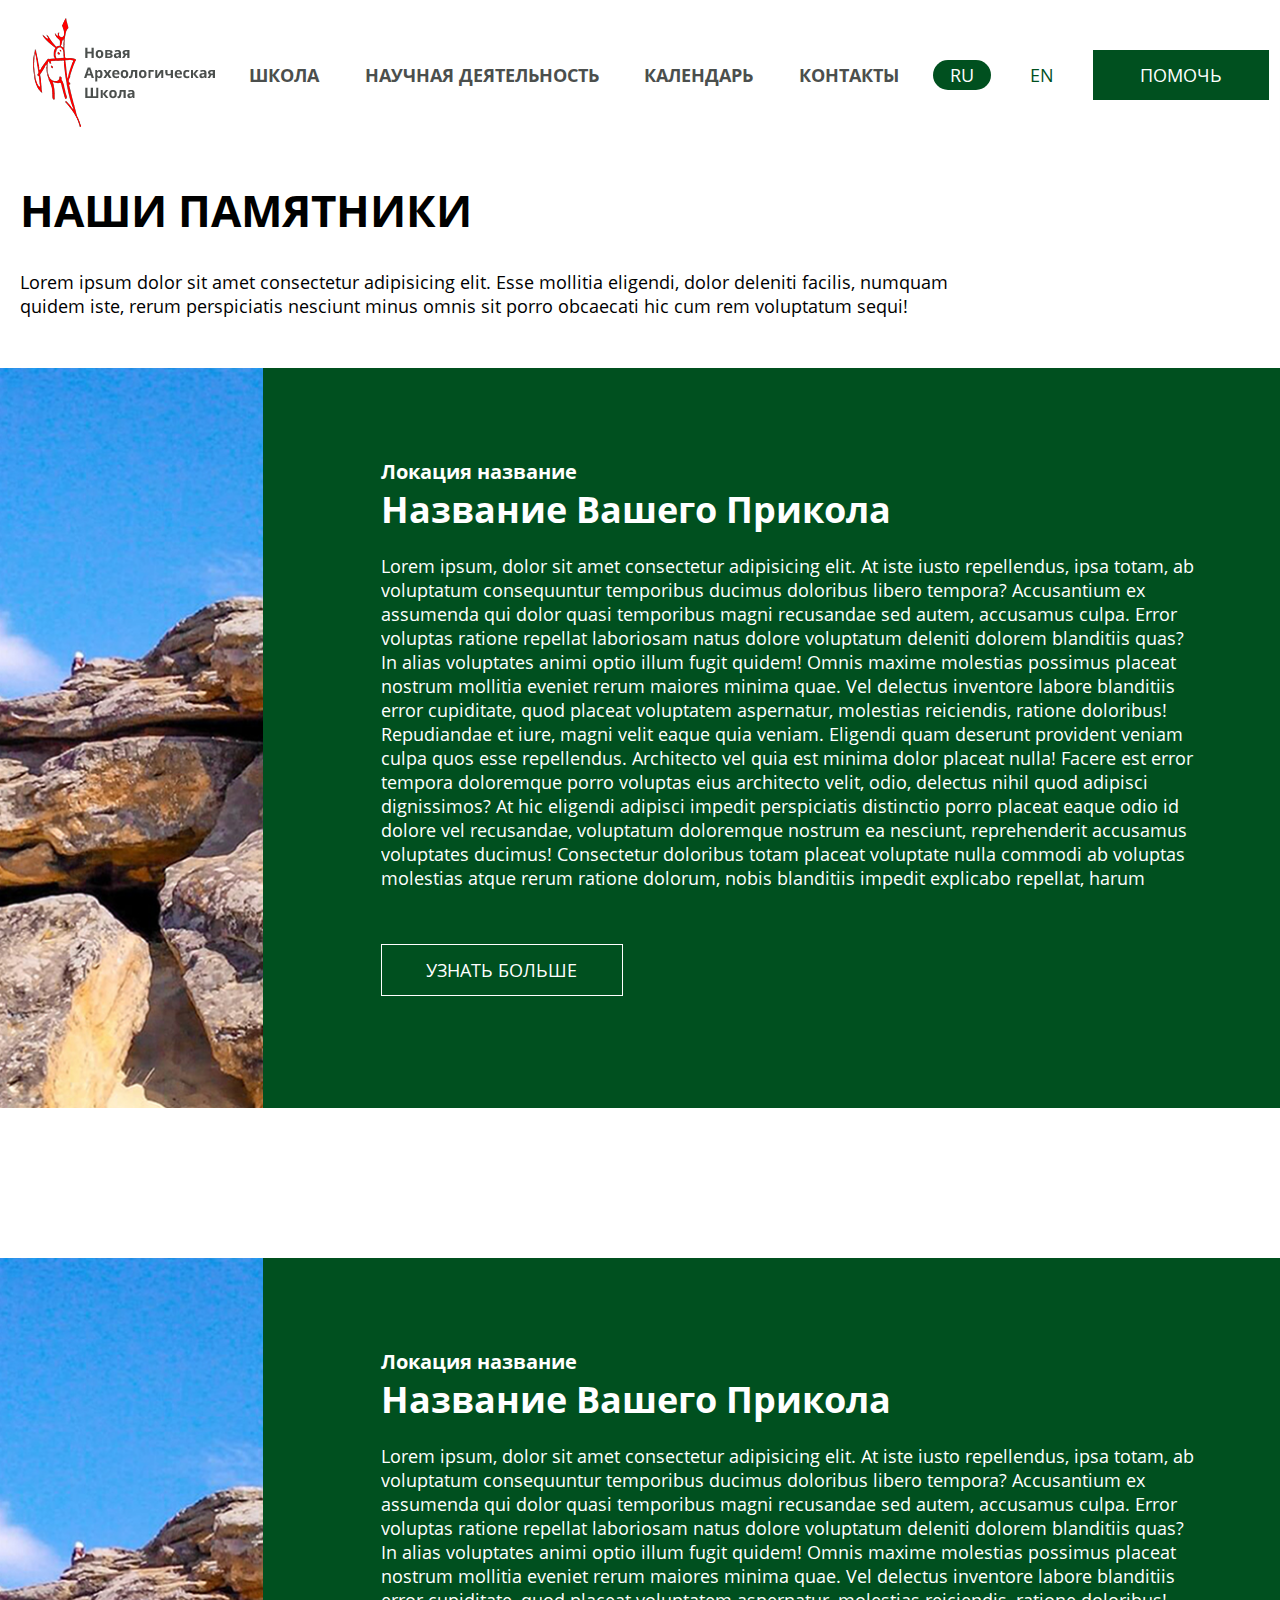
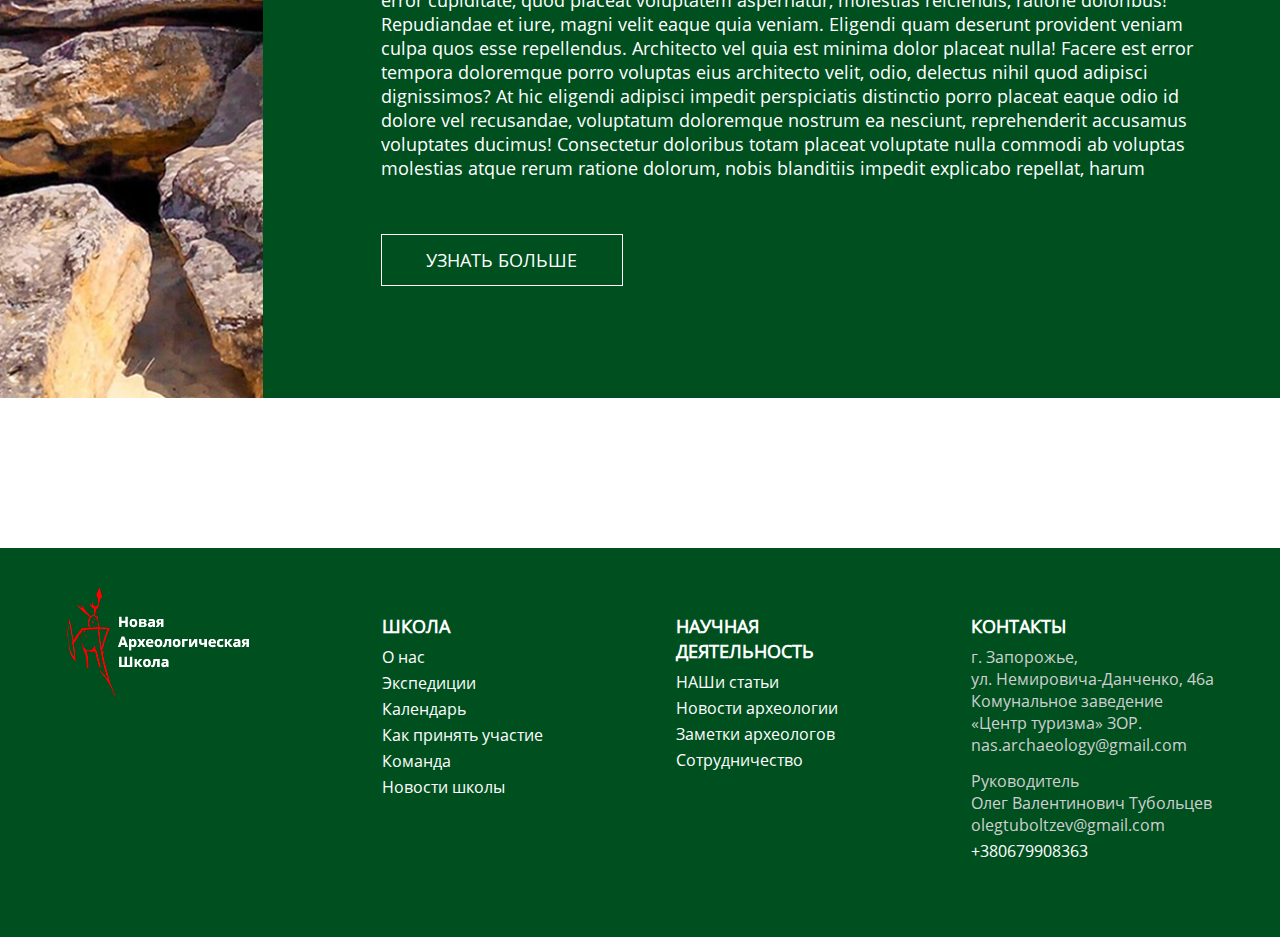
<file: monuments.html>
<!DOCTYPE html>
<html lang="en">
  <head>
    <meta charset="UTF-8" />
    <meta name="viewport" content="width=device-width, initial-scale=1.0" />
    <meta http-equiv="X-UA-Compatible" content="ie=edge" />
    <link rel="stylesheet" href="uikit.css" />
    <!-- Font Awesome-->
    <link
      rel="stylesheet"
      href="https://use.fontawesome.com/releases/v5.7.2/css/all.css"
      integrity="sha384-fnmOCqbTlWIlj8LyTjo7mOUStjsKC4pOpQbqyi7RrhN7udi9RwhKkMHpvLbHG9Sr"
      crossorigin="anonymous"
    />
    <title>Document</title>
  </head>
  <body>
    <header>
      <nav>
        <input type="checkbox" id="checkbox-menu" />
        <label for="checkbox-menu">
            
          <ul class="menu touch menu-dark">
            <li class="toggle-wrapper">
                <div class="toggle touch">
                    <img src="img/logo-dark.png" alt="НАШ" class="toggle-logo"/>
                    <span class="toggle-lang"><a href="">EN</a></span>
                    <img src="img/close.png" alt="" class="toggle-button">
                </div>
            </li>
            <li class="logo">
              <a href=""><img src="img/logo-dark.png" alt="НАШ"/></a>
            </li>
            <li class="nav-link" ><a href="" >ШКОЛА</a></li>
            <li class="nav-link" ><a href="">НАУЧНАЯ ДЕЯТЕЛЬНОСТЬ</a></li>
            <li class="nav-link"><a href="">КАЛЕНДАРЬ</a></li>
            <li class="nav-link mobile"><a href="">ПРИНЯТЬ УЧАСТИЕ</a></li>
            <li class="nav-link mobile"><a href="">НОВОСТИ</a></li>
            <li class="nav-link mobile"><a href="" class="active">ПАМЯТНИКИ</a></li>
            <li class="nav-link"><a href="">КОНТАКТЫ</a></li>
            <li class="lang"><a href="" class="active">RU</a></li>
            <li class="lang"><a href="">EN</a></li>
            <li class="help"><a href="" class="button">ПОМОЧЬ</a></li>
          </ul>
          <span class="toggle">
            <img src="img/logo-dark.png" alt="НАШ" class="toggle-logo"/>
            <span class="toggle-lang"><a href="">EN</a></span>
            <img src="img/menu.png" alt="" class="toggle-button invert-color">
          </span>
        </label>
    </nav>
    </header>
    <main>
      <section class="wrapper no-padding">
        <div class="page-pretext">
            <h1>НАШИ ПАМЯТНИКИ</h1>
            <p>Lorem ipsum dolor sit amet consectetur adipisicing elit. Esse mollitia eligendi, dolor deleniti facilis, numquam quidem iste, rerum perspiciatis nesciunt minus omnis sit porro obcaecati hic cum rem voluptatum sequi!</p>
        </div>
      </section>
      <section class="no-padding">
        <div class="monument-container green">
          <div class="monument-img">
            <img src="img/pamyatniki-background.jpg" alt="">
          </div>
          <div class="monument-text">
            <p class="monument-location">Локация название</p>
            <h2 class="monument-name">Название Вашего Прикола</h2>
            <p class="monument-description">
              Lorem ipsum, dolor sit amet consectetur adipisicing elit. At iste iusto repellendus, ipsa totam, ab voluptatum consequuntur temporibus ducimus doloribus libero tempora? Accusantium ex assumenda qui dolor quasi temporibus magni recusandae sed autem, accusamus culpa. Error voluptas ratione repellat laboriosam natus dolore voluptatum deleniti dolorem blanditiis quas? In alias voluptates animi optio illum fugit quidem! Omnis maxime molestias possimus placeat nostrum mollitia eveniet rerum maiores minima quae. Vel delectus inventore labore blanditiis error cupiditate, quod placeat voluptatem aspernatur, molestias reiciendis, ratione doloribus! Repudiandae et iure, magni velit eaque quia veniam. Eligendi quam deserunt provident veniam culpa quos esse repellendus. Architecto vel quia est minima dolor placeat nulla! Facere est error tempora doloremque porro voluptas eius architecto velit, odio, delectus nihil quod adipisci dignissimos? At hic eligendi adipisci impedit perspiciatis distinctio porro placeat eaque odio id dolore vel recusandae, voluptatum doloremque nostrum ea nesciunt, reprehenderit accusamus voluptates ducimus! Consectetur doloribus totam placeat voluptate nulla commodi ab voluptas molestias atque rerum ratione dolorum, nobis blanditiis impedit explicabo repellat, harum inventore minus est delectus quas! Nihil nobis, iste soluta tenetur in inventore nulla quaerat esse quam labore quos aut! Adipisci eveniet ipsam accusantium sed, sequi iste quas, ea modi explicabo dicta provident velit! Fugiat amet, deleniti doloribus nam voluptatem eum reiciendis dicta fugit odit odio nemo incidunt similique quasi quas blanditiis unde doloremque, laborum quibusdam, sunt aperiam laboriosam eos quidem vero.
            </p>
            <a href="" class="button">УЗНАТЬ БОЛЬШЕ</a>
          </div>
        </div>
        <div class="monument-container green">
          <div class="monument-img">
            <img src="img/pamyatniki-background.jpg" alt="">
          </div>
          <div class="monument-text">
            <p class="monument-location">Локация название</p>
            <h2 class="monument-name">Название Вашего Прикола</h2>
            <p class="monument-description">
              Lorem ipsum, dolor sit amet consectetur adipisicing elit. At iste iusto repellendus, ipsa totam, ab voluptatum consequuntur temporibus ducimus doloribus libero tempora? Accusantium ex assumenda qui dolor quasi temporibus magni recusandae sed autem, accusamus culpa. Error voluptas ratione repellat laboriosam natus dolore voluptatum deleniti dolorem blanditiis quas? In alias voluptates animi optio illum fugit quidem! Omnis maxime molestias possimus placeat nostrum mollitia eveniet rerum maiores minima quae. Vel delectus inventore labore blanditiis error cupiditate, quod placeat voluptatem aspernatur, molestias reiciendis, ratione doloribus! Repudiandae et iure, magni velit eaque quia veniam. Eligendi quam deserunt provident veniam culpa quos esse repellendus. Architecto vel quia est minima dolor placeat nulla! Facere est error tempora doloremque porro voluptas eius architecto velit, odio, delectus nihil quod adipisci dignissimos? At hic eligendi adipisci impedit perspiciatis distinctio porro placeat eaque odio id dolore vel recusandae, voluptatum doloremque nostrum ea nesciunt, reprehenderit accusamus voluptates ducimus! Consectetur doloribus totam placeat voluptate nulla commodi ab voluptas molestias atque rerum ratione dolorum, nobis blanditiis impedit explicabo repellat, harum inventore minus est delectus quas! Nihil nobis, iste soluta tenetur in inventore nulla quaerat esse quam labore quos aut! Adipisci eveniet ipsam accusantium sed, sequi iste quas, ea modi explicabo dicta provident velit! Fugiat amet, deleniti doloribus nam voluptatem eum reiciendis dicta fugit odit odio nemo incidunt similique quasi quas blanditiis unde doloremque, laborum quibusdam, sunt aperiam laboriosam eos quidem vero.
            </p>
            <a href="" class="button">УЗНАТЬ БОЛЬШЕ</a>
          </div>
        </div>
      </section>
        
    </main>
    <footer>
      <div class="footer-content">
          <div class="block footer-logo">
              <a href=""><img src="img/logo.png" alt="НАШ"></a>
          </div>
          <div class="block">
              <h1>ШКОЛА</h1>
              <a href="">О нас</a>
              <a href="">Экспедиции</a>
              <a href="">Календарь</a>
              <a href="">Как принять участие</a>
              <a href="">Команда</a>
              <a href="">Новости школы</a>
          </div>
          <div class="block">
              <h1>НАУЧНАЯ <br>ДЕЯТЕЛЬНОСТЬ</h1>
              <a href="">НАШи статьи</a>
              <a href="">Новости археологии</a>
              <a href="">Заметки археологов</a>
              <a href="">Сотрудничество</a>
          </div>
          <div class="block footer-contacts">
              <h1>КОНТАКТЫ</h1>
              <p>
                  г. Запорожье, <br>
                  ул. Немировича-Данченко, 46а<br>
                  Комунальное заведение <br>
                  «Центр туризма» ЗОР.<br>
                  nas.archaeology@gmail.com<br>
              </p>
              <p>
                  Руководитель<br>
                  Олег Валентинович Тубольцев<br>
                  olegtuboltzev@gmail.com<br>
                  <a href="tel:+380679908363" class="footer-tel">+380679908363</a><br>
              </p>
          </div>
      </div>
      <div class="footer-social">
          <a href="https://www.instagram.com/new_archaeological_school/" target="_blank"><i class="fab fa-instagram"></i></a>
          <a href="https://www.facebook.com/groups/327894417648353/?ref=group_header" target="_blank"><i class="fab fa-facebook-f"></i></a>
      </div>
  </footer>
  </body>
</html>
</file>
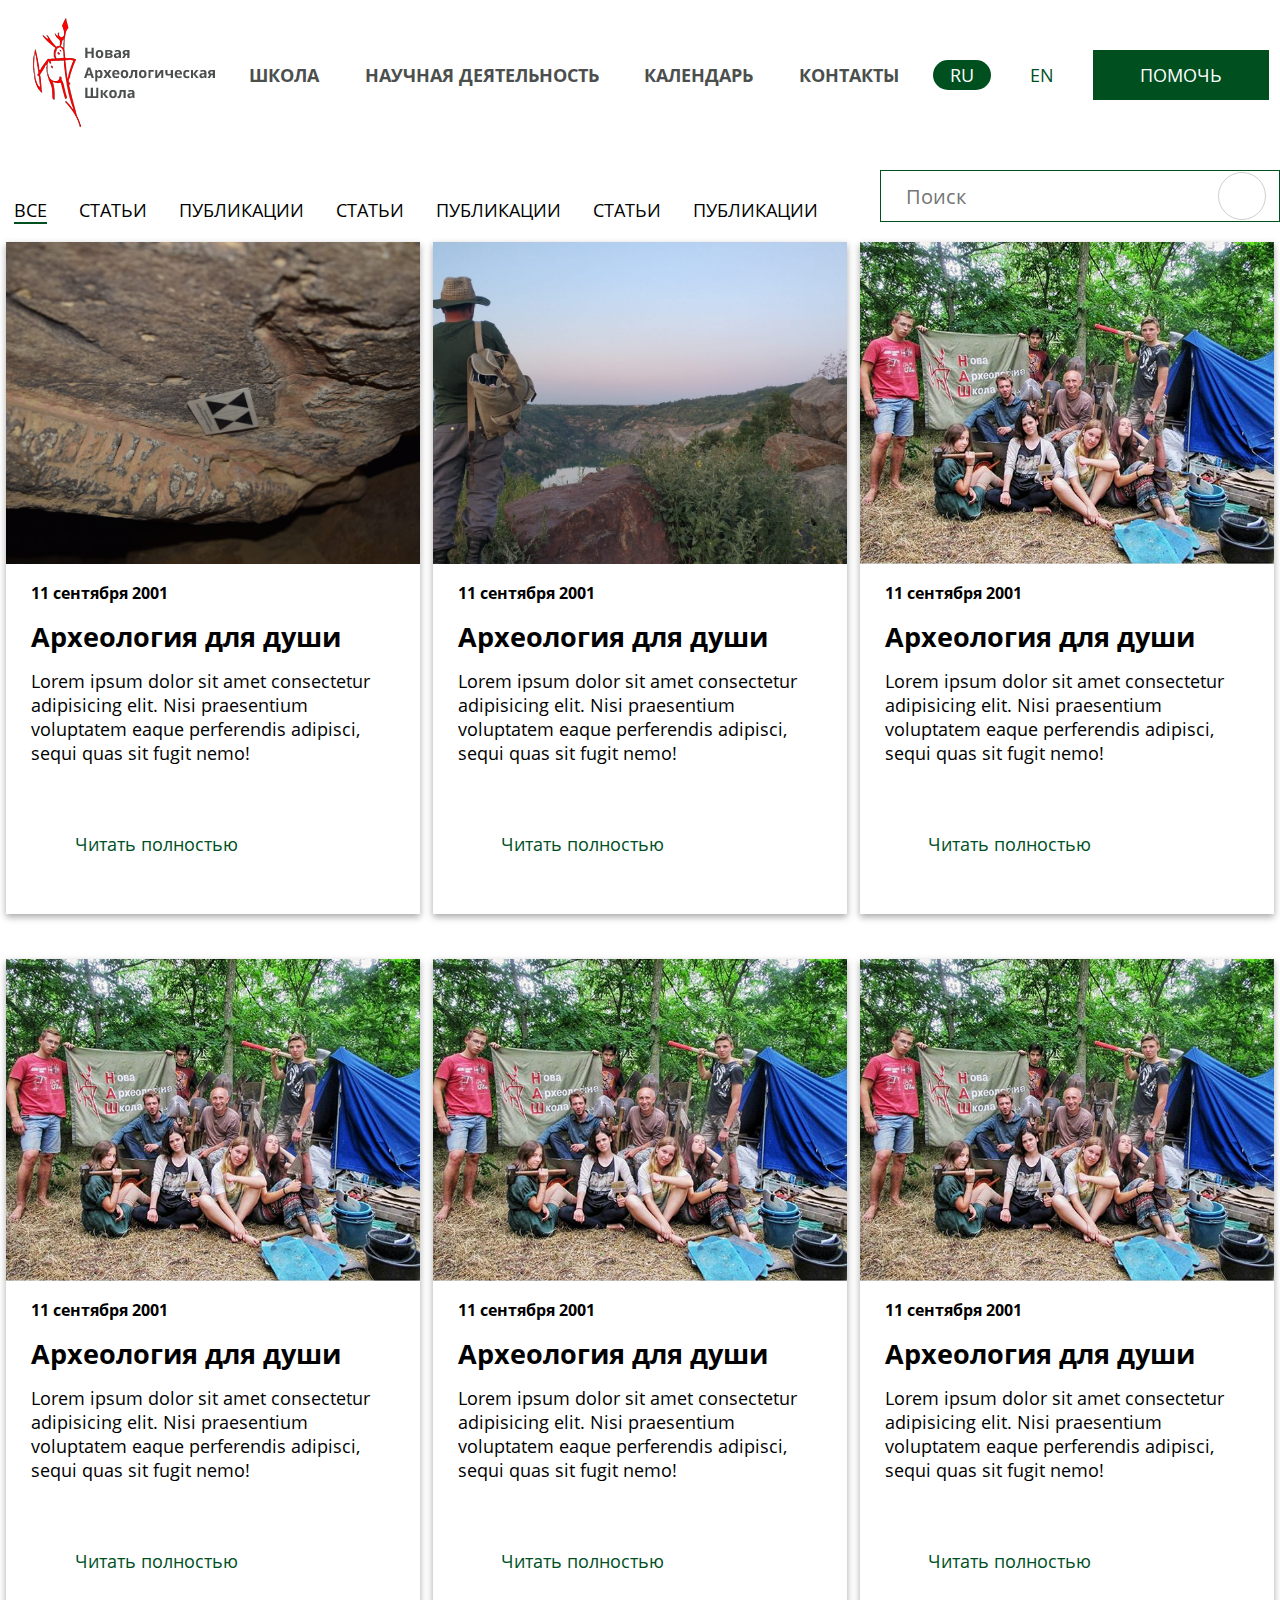
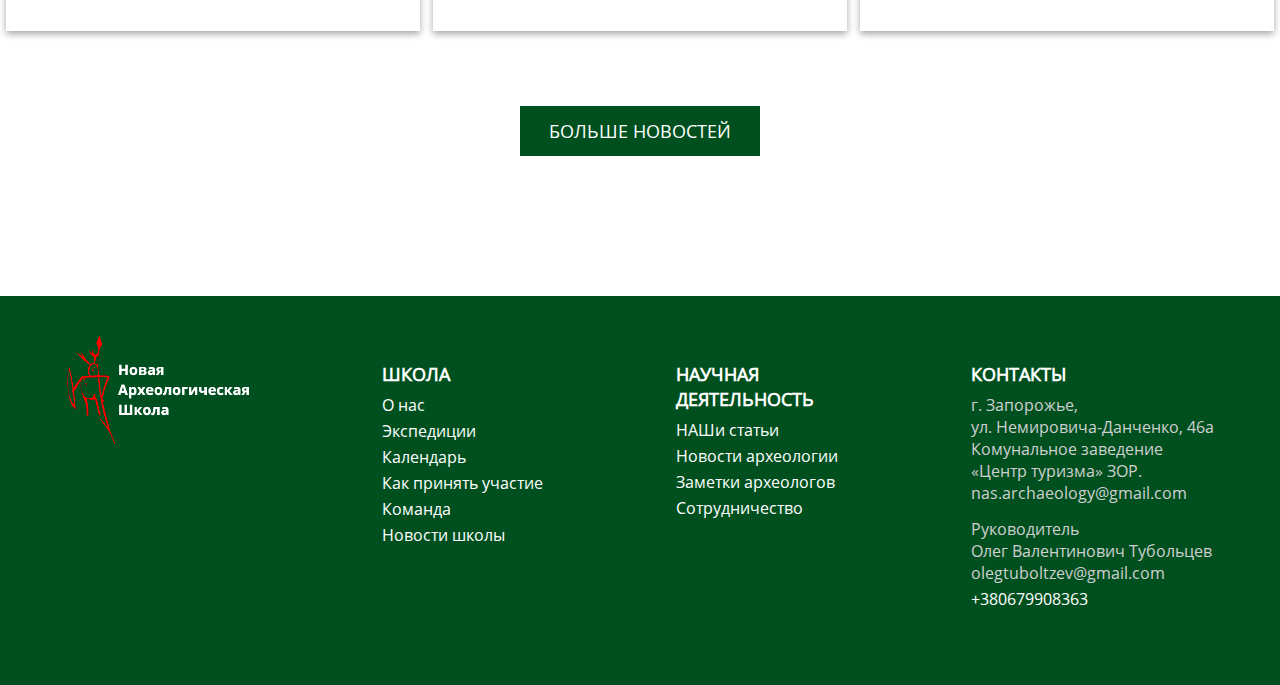
<file: news.html>
<!DOCTYPE html>
<html lang="en">
  <head>
    <meta charset="UTF-8" />
    <meta name="viewport" content="width=device-width, initial-scale=1.0" />
    <meta http-equiv="X-UA-Compatible" content="ie=edge" />
    <link rel="stylesheet" href="news.css" />
    <link rel="stylesheet" href="uikit.css" />
    <!-- Font Awesome-->
    <link
      rel="stylesheet"
      href="https://use.fontawesome.com/releases/v5.7.2/css/all.css"
      integrity="sha384-fnmOCqbTlWIlj8LyTjo7mOUStjsKC4pOpQbqyi7RrhN7udi9RwhKkMHpvLbHG9Sr"
      crossorigin="anonymous"
    />
    <title>Document</title>
  </head>
  <body>
    <header>
      <nav>
        <input type="checkbox" id="checkbox-menu" />
        <label for="checkbox-menu">
            
          <ul class="menu touch menu-dark">
            <li class="toggle-wrapper">
                <div class="toggle touch">
                    <img src="img/logo-dark.png" alt="НАШ" class="toggle-logo"/>
                    <span class="toggle-lang"><a href="">EN</a></span>
                    <img src="img/close.png" alt="" class="toggle-button">
                </div>
            </li>
            <li class="logo">
              <a href=""><img src="img/logo-dark.png" alt="НАШ"/></a>
            </li>
            <li class="nav-link"><a href="">ШКОЛА</a></li>
            <li class="nav-link"><a href="">НАУЧНАЯ ДЕЯТЕЛЬНОСТЬ</a></li>
            <li class="nav-link"><a href="">КАЛЕНДАРЬ</a></li>
            <li class="nav-link mobile"><a href="">ПРИНЯТЬ УЧАСТИЕ</a></li>
            <li class="nav-link mobile"><a href="" class="active">НОВОСТИ</a></li>
            <li class="nav-link mobile"><a href="">ПАМЯТНИКИ</a></li>
            <li class="nav-link"><a href="">КОНТАКТЫ</a></li>
            <li class="lang"><a href="" class="active">RU</a></li>
            <li class="lang"><a href="">EN</a></li>
            <li class="help"><a href="" class="button">ПОМОЧЬ</a></li>
          </ul>
          <span class="toggle">
            <img src="img/logo-dark.png" alt="НАШ" class="toggle-logo"/>
            <span class="toggle-lang"><a href="">EN</a></span>
            <img src="img/menu.png" alt="" class="toggle-button invert-color">
          </span>
        </label>
    </nav>
    </header>
    <main>
      <section>
        <div class="news-navigation">
            <span class="tags-container">
                <a href="" class="tag active">ВСЕ</a>
                <a href="" class="tag">СТАТЬИ</a>
                <a href="" class="tag">ПУБЛИКАЦИИ</a>
                <a href="" class="tag">СТАТЬИ</a>
                <a href="" class="tag">ПУБЛИКАЦИИ</a>
                <a href="" class="tag">СТАТЬИ</a>
                <a href="" class="tag">ПУБЛИКАЦИИ</a>
            </span>
            <span class="find-container">
                <div class="icon">
                    <i class="fa fa-search" aria-hidden="true" class=""></i>
                </div>
                <input type="text" name="" id="" placeholder="Поиск" class="find">
            </span>
        </div>
        <div class="news-container">
            <div class="news-card">
                <div class="news-pic">
                    <img src="img/photo-1.jpg" alt="">
                </div>
                <div class="news-text">
                    <h5>11 сентября 2001</h5>
                    <h3>Археология для души</h3>
                    <p>
                        Lorem ipsum dolor sit amet consectetur adipisicing elit. Nisi
                        praesentium voluptatem eaque perferendis adipisci, sequi quas sit
                        fugit nemo!
                    </p>
                    <a href="" class="button"> <i class="fas fa-chevron-right"></i> Читать полностью</a>
                </div>
            </div>
            <div class="news-card">
                <div class="news-pic">
                    <img src="img/photo-2.jpg" alt="">
                </div>
                <div class="news-text">
                    <h5>11 сентября 2001</h5>
                    <h3>Археология для души</h3>
                    <p>
                        Lorem ipsum dolor sit amet consectetur adipisicing elit. Nisi
                        praesentium voluptatem eaque perferendis adipisci, sequi quas sit
                        fugit nemo!
                    </p>
                    <a href="" class="button"> <i class="fas fa-chevron-right"></i> Читать полностью</a>
                </div>
            </div>
            <div class="news-card">
                <div class="news-pic">
                    <img src="img/inst-3.jpg" alt="">
                </div>
                <div class="news-text">
                    <h5>11 сентября 2001</h5>
                    <h3>Археология для души</h3>
                    <p>
                        Lorem ipsum dolor sit amet consectetur adipisicing elit. Nisi
                        praesentium voluptatem eaque perferendis adipisci, sequi quas sit
                        fugit nemo!
                    </p>
                    <a href="" class="button"> <i class="fas fa-chevron-right"></i> Читать полностью</a>
                </div>
            </div>
            <div class="news-card">
                <div class="news-pic">
                    <img src="img/inst-3.jpg" alt="">
                </div>
                <div class="news-text">
                    <h5>11 сентября 2001</h5>
                    <h3>Археология для души</h3>
                    <p>
                        Lorem ipsum dolor sit amet consectetur adipisicing elit. Nisi
                        praesentium voluptatem eaque perferendis adipisci, sequi quas sit
                        fugit nemo!
                    </p>
                    <a href="" class="button"> <i class="fas fa-chevron-right"></i> Читать полностью</a>
                </div>
            </div>
            <div class="news-card">
                <div class="news-pic">
                    <img src="img/inst-3.jpg" alt="">
                </div>
                <div class="news-text">
                    <h5>11 сентября 2001</h5>
                    <h3>Археология для души</h3>
                    <p>
                        Lorem ipsum dolor sit amet consectetur adipisicing elit. Nisi
                        praesentium voluptatem eaque perferendis adipisci, sequi quas sit
                        fugit nemo!
                    </p>
                    <a href="" class="button"> <i class="fas fa-chevron-right"></i> Читать полностью</a>
                </div>
            </div>
            <div class="news-card">
                <div class="news-pic">
                    <img src="img/inst-3.jpg" alt="">
                </div>
                <div class="news-text">
                    <h5>11 сентября 2001</h5>
                    <h3>Археология для души</h3>
                    <p>
                        Lorem ipsum dolor sit amet consectetur adipisicing elit. Nisi
                        praesentium voluptatem eaque perferendis adipisci, sequi quas sit
                        fugit nemo!
                    </p>
                    <a href="" class="button"> <i class="fas fa-chevron-right"></i> Читать полностью</a>
                </div>
            </div>
        </div>
        <a href="" class="button centered">БОЛЬШЕ НОВОСТЕЙ</a>
      </section>
    </main>
    <footer>
      <div class="footer-content">
          <div class="block footer-logo">
              <a href=""><img src="img/logo.png" alt="НАШ"></a>
          </div>
          <div class="block">
              <h1>ШКОЛА</h1>
              <a href="">О нас</a>
              <a href="">Экспедиции</a>
              <a href="">Календарь</a>
              <a href="">Как принять участие</a>
              <a href="">Команда</a>
              <a href="">Новости школы</a>
          </div>
          <div class="block">
              <h1>НАУЧНАЯ <br>ДЕЯТЕЛЬНОСТЬ</h1>
              <a href="">НАШи статьи</a>
              <a href="">Новости археологии</a>
              <a href="">Заметки археологов</a>
              <a href="">Сотрудничество</a>
          </div>
          <div class="block footer-contacts">
              <h1>КОНТАКТЫ</h1>
              <p>
                  г. Запорожье, <br>
                  ул. Немировича-Данченко, 46а<br>
                  Комунальное заведение <br>
                  «Центр туризма» ЗОР.<br>
                  nas.archaeology@gmail.com<br>
              </p>
              <p>
                  Руководитель<br>
                  Олег Валентинович Тубольцев<br>
                  olegtuboltzev@gmail.com<br>
                  <a href="tel:+380679908363" class="footer-tel">+380679908363</a><br>
              </p>
          </div>
      </div>
      <div class="footer-social">
          <a href="https://www.instagram.com/new_archaeological_school/" target="_blank"><i class="fab fa-instagram"></i></a>
          <a href="https://www.facebook.com/groups/327894417648353/?ref=group_header" target="_blank"><i class="fab fa-facebook-f"></i></a>
      </div>
  </footer>
  </body>
</html>
</file>
<file: css/style.css>
/*
charcoal:#36384c;
fresh : #849974
cream :#f9dccd
petal: #e3bab3;
burgundy:#613A43;
*/
body{

}

header{
	height: 4em;
	margin-bottom: 1em;
	border-bottom: 1px solid #36384c;
	font:   14px retro_computer ;
	color:#36384c;

	/*text-align: center | justify | left | right | start | end*/
}
header a{
	padding-left: 1em;
	
 	display: flex;
 	width:100%;
 	color:#36384c;
}
header a:hover{
 	color:#849974;
 	text-decoration: none;
}
header p{
	/*margin-top: 6%;*/
	font-size: 16px;
}
header .row{
	margin:0 0 0 0;
	height: 100%;
}

.col{
	overflow: hidden;
	color:#36384c; 
}

footer .row{
	max-width: 100%;
	margin:1em 0 0 0;
	padding-top: 2em;
	background-color: #36384c;
	color: #f9dccd;
}


footer a {
	color: #f9dccd;
}

footer a:hover,
footer .footer-text a:hover {
	color: #849974;
}

footer .footer-text,
footer .footer-text a{
	font-family: retro_computer;
	color: #D3AD9A;
}

.social{
	padding-top: 2em;
	font-size: 8px;
}
.social a i{
	margin:0 5px 0 5px;
}

img{
	max-width: 100%;
	max-height: 100%;
}

.garage{
	margin-top: 25%;
}

@font-face {
	font-family: retro_computer;
    src: url(../fonts/12081.ttf);
	font-style: normal;
} 
@font-face {
	font-family: humanist;
    src: url(../fonts/Humanist521.otf);
	font-style: normal;
} 

@media  only screen and (max-width : 767px){
	header{height: auto;}
	.nav{padding-bottom: 1em;}
	footer .row{padding-top: 1em;}
	footer .col-md-5{padding-top: 1em;}

}

@media  only screen and (min-width: 767px){
	header .row .nav{
		padding: 0 0 0 0;
		height: inherit;
		border-left: 1px solid #36384c;
	}
	header .row .nav:hover{
		border-left: 1px solid #849974;
		color: #849974;
	}
	header .col-md-6{height: 78%;}
}
/* @keyframes head {
from {top:19%;}
50% {top:21%;}
to {top:19%;}
}
*/
</file>
<file: family.css>
.family-pretext{
    max-width: 732px;
    text-align: left;
    margin-bottom: 50px;
    margin-left: 20px;
}
.family-pretext h1{
    text-align: left;
}
@media screen and (max-width: 1024px) {
    .news-navigation{
        max-width: 90%;
        margin: 0 auto;
        flex-direction: column;
        justify-content: center;
    }
    .news-navigation .tags-container{
        display: flex;
        flex-direction: row;
        flex-wrap: wrap;
        justify-content: space-between;
    }
    .news-navigation .tags-container .tag{margin-bottom: 15px;}
    .news-navigation .find-container{
        margin: 0 auto;
        display: block;
    }
    .family-container .family-card{
        width: 160px;
        height: 250px;
        margin-bottom: 25px;
    }
    .family-card .family-pic{
        height: 130px;
    }
    .family-card .family-text{
        padding: 0px;
        padding-top: 12px;
    }
    .family-card .family-text h3{
        font-size: 18px;
    }
    .family-description{
        display: none;
    }
  }
</file>
<file: family-person.css>
main section .family-block{
    max-width:1280px;
    margin: 80px auto 0px auto;
    display: flex;
    flex-direction: row;
    flex-wrap: wrap;
    justify-content: space-around;
}
main section .family-block .block{
    max-width: 640px;
}
main section .family-block .text{
    max-width: 514px;
    padding-top: 30px;
    padding-left: 90px;
}
main section .family-block .block img{
    width: 100%;
}
main section .family-block .block .family-link{
    margin-top: 120px;
}
main section .family-block .block h4{
    margin-bottom: 26px;
}
@media screen and (max-width: 1024px) {
    main section .family-block{
        max-width:330px;
        margin: 10px auto 0px auto;
        display: flex;
        flex-direction: row;
        flex-wrap: wrap;
        justify-content: space-around;
    }
    main section .family-block .block{
        max-width: 330px;
    }
    main section .family-block .text{
        max-width: 330px;
        padding-top: 0;
        padding-left: 0px;
    }
    main section .family-block .block img{
        width: 100%;
    }
    main section .family-block .block .family-link{
        margin-top: 40px;
        text-align: center;
    }
    main section .family-block .block h4{
        font-family: 'OpenSans-Regular';
        font-size: 18px;
        margin-bottom: 26px;
    }
}
</file>
<file: news.css>
@media screen and (max-width: 1024px) {
    .news-navigation{
        flex-direction: column;
        justify-content: center;
    }
    .news-navigation .tags-container{
        display: flex;
        flex-direction: row;
        flex-wrap: wrap;
        justify-content: space-around;
    }
    .news-navigation .tags-container .tag{margin-bottom: 15px;}
    .news-navigation .find-container{
        margin: 0 auto;
        display: block;
    }
  }
</file>
<file: main.css>
@import "uikit.css" screen;

header{
    height: 786px;
    background-image: url(img/header-background.jpg);
}
input, textarea{
    display: block;
    width: 100%;
    border: none;
    border-bottom: 1px #000 solid;
    font-size: 20px;
    font-family:'OpenSans-Regular';
    padding-top: 45px;
    padding-bottom: 8px;
    outline: none;
    -moz-appearance: none;
    resize: none;
    overflow: auto;
}
textarea::placeholder{
    vertical-align: bottom;
}
.intro{
    color: #fff;
    height: 100%;
    padding-top: 75px;
    padding-left: 13%;
}
.intro .intro-text{
    font-size: 85px;
    font-family: 'OpenSans-Bold';
}
.intro .intro-subtext{
    font-size: 27px;
}
.intro .button{
    color: #fff;
    font-size: 18px;
    background: #00501f;
    text-decoration: none;
    align-self: center;
    padding: 13px 50px;
    transition: all .2s linear;
}
.intro a{
    display: block;
    margin-top: 75px;
    width:200px;
    text-align: center;
}
.intro .button:hover{
    background-color: #fff;
    color:#00501f;
    border:2px #00501f solid;
}
main section .icon{
    height: 70px;
    display: block;
    margin: 0px auto;
}
main section .icon-4{
    height: 68px;
}
main section .icon-5{
    height: 56px;
}
main section .icon-6{
    height: 32px;
}
main section .icon-7{
    height: 80px;
}
main section .icon-8{
    height: 70px;
}
main section .double-block{
    max-width: 1280px;
    margin: 50px auto 0px auto;
    display: flex;
    flex-direction: row;
    flex-wrap: wrap;
    justify-content: space-around;
}
main section .double-block .block{
    width: 414px;
    margin: 20px 0px;
}
main section .double-block .block p{
    margin-bottom: 80px;
}
main section .double-block .block .icon-circle{
    height: 224px;
    width: 224px;
    background-color:#00501f;
    border-radius: 224px;
    margin-bottom: 30px;
}
main section .double-block .block .icon-circle img{
    padding: 49px;
    height: 130px;
}
main section .news-links{
    max-width: 1280px;
    margin: 0px auto;
    display: flex;
    flex-direction: row;
    justify-content: center;
    align-items: center;
    flex-wrap: wrap;
}
main section .monuments-block{
    width: 100%;
    height: 720px;
    margin: 50px 0px;
    background-image: url(img/pamyatniki-background.jpg);
}
main section .monuments-block .content{
    max-width: 500px;
    margin-left: 80px;
    padding-top: 90px;
}
main section .monuments-block .content h2{
    margin-top: 0px;
    margin-bottom: 15px;
}
main section .monuments-block .content .button{
    margin-top: 65px;
}

main section .family-block{
    max-width:1280px;
    margin: 80px auto 0px auto;
    display: flex;
    flex-direction: row;
    flex-wrap: wrap;
    justify-content: space-around;
}
main section .family-block .block{
    max-width: 640px;
}
main section .family-block .text{
    max-width: 514px;
    padding-top: 30px;
    padding-left: 90px;
}
main section .family-block .block img{
    width: 100%;
}
main section .family-block .block .family-link{
    margin-top: 120px;
}
main section .family-block .block h4{
    margin-bottom: 26px;
}
main section .questions-donate-block{
    max-width:1280px;
    margin: 80px auto 0px auto;
    display: flex;
    flex-direction: row;
    flex-wrap: wrap;
    justify-content: space-around;
}
main section .questions-donate-block .block{
    max-width: 640px;
    height: 700px;
    padding-top: 30px;
}
main section .questions-donate-block .block h1{
    text-align: left;
}
main section .questions-donate-block .block .button{
    margin-top: 90px;
}
main section .questions-donate-block .donate{
    max-width: 550px;
    padding-left: 90px;
    background-image: url(img/donate.jpg);
}

@media screen and (max-width: 1024px){
    header{
        background-position: top -50px right -580px;
        width: 100%;
    }
    header section{
        padding-bottom: 100px;
    }
    .intro{
        padding: 0;
        margin-top: 100px;
    }
    .intro .intro-text{
        font-size: 36px;
    }
    .intro .intro-subtext{
        font-size: 18px;
    }
    main section .icon{
        height: 30px;
    }
    main section .icon-1{
        height: 45px;
    }
    main section .icon-7{
        height: 50px;
    }
    main section .icon-8{
        height: 50px;
    } 
     main section .icon-4{
        height: 45px;
    }/*
    main section .icon-5{
        height: 56px;
    }
    main section .icon-6{
        height: 32px;
    }*/
    main section .double-block{
        max-width: 1280px;
        margin: 50px auto 0px auto;
        display: flex;
        justify-content: center;
        flex-direction: row;
        flex-wrap: wrap;
        align-items: center;
        text-align: center;
    }
    main section .double-block .block{
        max-width: 330px;
        margin: 20px auto;
    }
    main section .double-block .block a{
        margin-bottom: 40px;
    }
    main section .double-block .block p{
        text-align: left;
        margin-bottom: 40px;
    }
    main section .double-block .block .icon-circle{
        height: 140px;
        width: 140px;
        background-color:#00501f;
        border-radius: 88px;
        margin: 0 auto;
        margin-bottom: 30px;
    }
    main section .double-block .block .icon-circle img{
        padding: 30px;
        height: 80px;
    }
    main section .monuments-block .content{
        max-width: 330px;
        margin: 0;
        padding: 0;
        padding-top: 50px;
    }
    main section .monuments-block .content h2{
        margin-top: 0px;
        margin-bottom: 15px;
    }
    main section .monuments-block .content .button{
        margin-top: 65px;
    }
    main section .how-to{
        margin-top: 0;
    }
    main section .how-to .block{
        margin: 0 auto;
    }
    main section .how-to .block p{
        margin-bottom: 40px;
    }
    .how-to .block h3{
        text-align: left;
    }
    main section .family-block{
        max-width:330px;
        margin: 10px auto 0px auto;
        display: flex;
        flex-direction: row;
        flex-wrap: wrap;
        justify-content: space-around;
    }
    main section .family-block .block{
        max-width: 330px;
    }
    main section .family-block .text{
        max-width: 330px;
        padding-top: 0;
        padding-left: 0px;
    }
    main section .family-block .block img{
        width: 100%;
    }
    main section .family-block .block .family-link{
        margin-top: 40px;
        text-align: center;
    }
    main section .family-block .block h4{
        font-family: 'OpenSans-Regular';
        font-size: 18px;
        margin-bottom: 26px;
    }
    main section .questions-donate-block{
        max-width:100%;
        margin: 0px auto 0px auto;
        display: flex;
        flex-direction: row;
        flex-wrap: wrap;
        justify-content: space-around;
    }
    main section .questions-donate-block .block{
        max-width: 640px;
        height: 550px;
        padding-top: 0px;
    }
    main section .questions-donate-block .block h1{
        text-align: left;
    }
    main section .questions-donate-block .block .button{
        margin-top: 40px;
    }
    main section .questions-donate-block .donate{
        padding-top: 25px;
        max-width: 100%;
        padding-left: 25px;
        padding-right: 25px;
        background-image: url(img/donate.jpg);
        background-size: 120%;
        background-position: top 0px left -5px;
    }
}

@media screen and (min-width: 1440px){
    header{
        background-size: 100%
    }
    main section .monuments-block{
        background-size: 100%
    }
}
</file>
